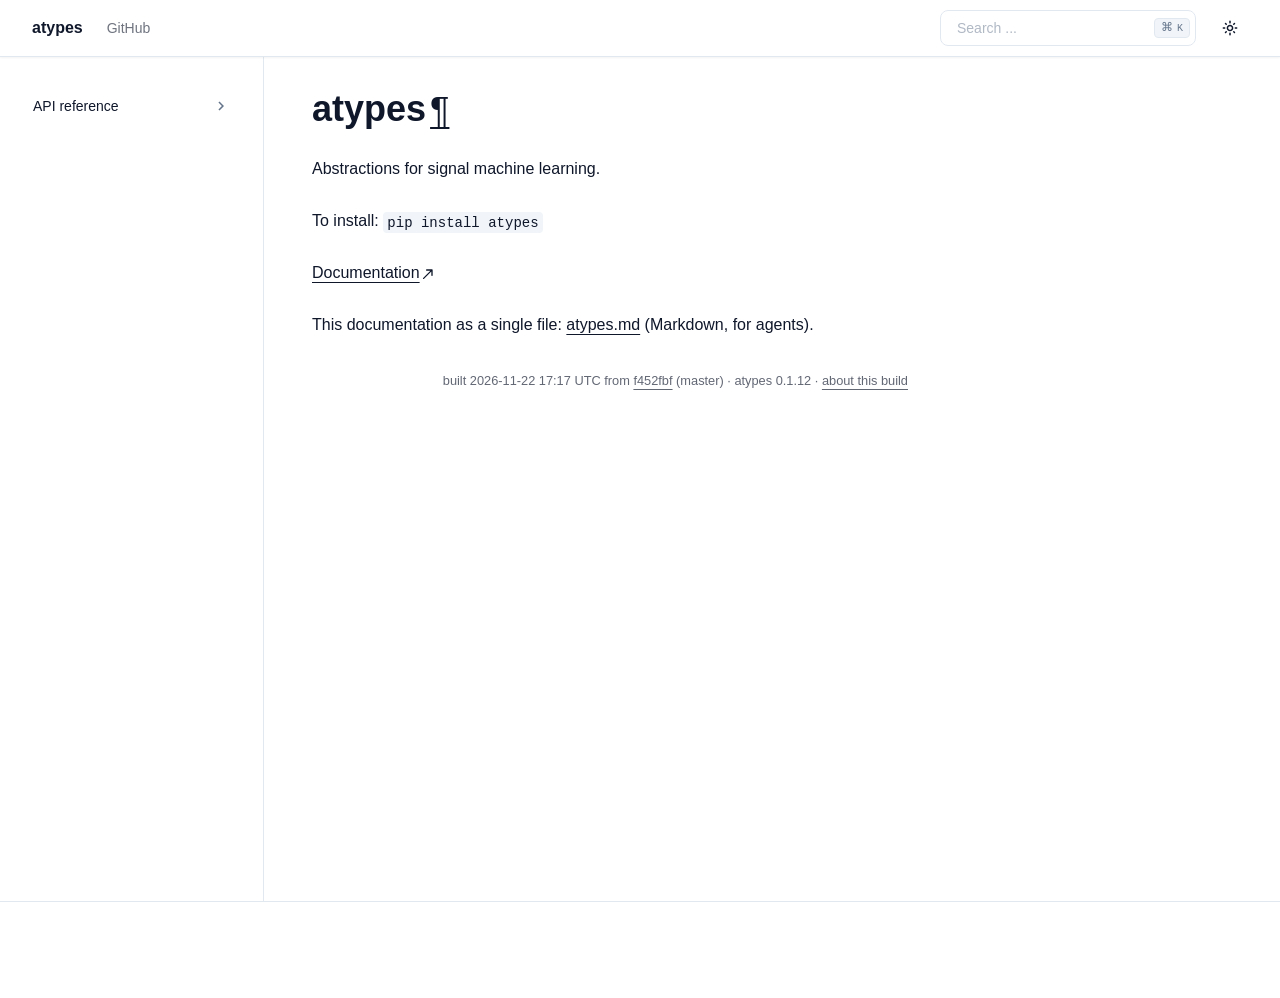
<file: index.html>
<!DOCTYPE html>

<html :class="{ 'dark' : darkMode === true }" data-content_root="./" lang="en" x-data="{ darkMode: $persist(window.matchMedia('(prefers-color-scheme: dark)').matches), activeSection: ''}">
<head>
<script>
    (function () {
      // Set initial color scheme
      if ((localStorage.getItem("_x_darkMode") === "true") || (window.matchMedia("(prefers-color-scheme: dark)").matches)) {
        document.documentElement.classList.add("dark");
      }

      // Watch for media preference changes
      window.matchMedia("(prefers-color-scheme: dark)").addEventListener("change", (event) => {
        localStorage.setItem("_x_darkMode", event.matches);
        document.documentElement.classList.toggle("dark", event.matches);
      });
    })();
  </script>
<meta content="width=device-width, initial-scale=1.0" name="viewport"/>
<meta charset="utf-8"/>
<meta content="#ffffff" media="(prefers-color-scheme: light)" name="theme-color"/>
<meta content="#030711" media="(prefers-color-scheme: dark)" name="theme-color"/>
<meta content="width=device-width, initial-scale=1" name="viewport"/>
<link href="index.html.md" rel="alternate" type="text/markdown"/>
<link href="llms.txt" rel="describedby" type="text/markdown"/>
<link href="index.html.md" rel="alternate" type="text/markdown"/>
<link href="llms.txt" rel="describedby"/>
<title>atypes</title>
<meta content="atypes" property="og:title"/>
<meta content="atypes" name="twitter:title"/>
<link href="_static/pygments.css?v=d75fae25" rel="stylesheet" type="text/css"/>
<link href="_static/theme.css?v=009055c6" rel="stylesheet" type="text/css"/>
<link href="_static/sphinx_autodoc_typehints.css?v=057ac668" rel="stylesheet" type="text/css"/>
<link href="_static/copybutton.css?v=76b2166b" rel="stylesheet" type="text/css"/>
<link href="_static/epythet.css?v=be0c018f" rel="stylesheet" type="text/css"/>
<link href="search.html" rel="search" title="Search"/>
<link href="genindex.html" rel="index" title="Index"/>
<link href="api.html" rel="next" title="API reference"/>
</head>
<body :class="{ 'overflow-hidden': showSidebar }" class="min-h-screen font-sans antialiased bg-background text-foreground" x-data="{ showSidebar: false, showScrollTop: false }">
<div @click.self="showSidebar = false" class="fixed inset-0 z-50 overflow-hidden bg-background/80 backdrop-blur-sm md:hidden" x-cloak="" x-show="showSidebar"></div><div class="relative flex flex-col min-h-screen" id="page"><a class="absolute top-0 left-0 z-[100] block bg-background p-4 text-xl transition -translate-x-full opacity-0 focus:translate-x-0 focus:opacity-100" href="#content">
      Skip to content
    </a><header class="sticky top-0 z-40 w-full border-b shadow-xs border-border bg-background/90 backdrop-blur"><div class="container flex items-center h-14">
<div class="hidden mr-4 md:flex">
<a class="flex items-center mr-6" href="#"><span class="hidden font-bold sm:inline-block text-clip whitespace-nowrap">atypes</span>
</a><nav class="flex items-center gap-6 text-sm font-medium">
<a class="transition-colors hover:text-foreground/80 text-foreground/60" href="https://github.com/i2mint/atypes" rel="noopener nofollow">GitHub</a>
</nav></div><button @click="showSidebar = true" class="inline-flex items-center justify-center h-10 px-0 py-2 mr-2 text-base font-medium transition-colors rounded-md hover:text-accent-foreground hover:bg-transparent md:hidden" type="button">
<svg aria-hidden="true" fill="currentColor" height="24" viewbox="0 96 960 960" width="24" xmlns="http://www.w3.org/2000/svg">
<path d="M152.587 825.087q-19.152 0-32.326-13.174t-13.174-32.326q0-19.152 13.174-32.326t32.326-13.174h440q19.152 0 32.326 13.174t13.174 32.326q0 19.152-13.174 32.326t-32.326 13.174h-440Zm0-203.587q-19.152 0-32.326-13.174T107.087 576q0-19.152 13.174-32.326t32.326-13.174h320q19.152 0 32.326 13.174T518.087 576q0 19.152-13.174 32.326T472.587 621.5h-320Zm0-203.587q-19.152 0-32.326-13.174t-13.174-32.326q0-19.152 13.174-32.326t32.326-13.174h440q19.152 0 32.326 13.174t13.174 32.326q0 19.152-13.174 32.326t-32.326 13.174h-440ZM708.913 576l112.174 112.174q12.674 12.674 12.674 31.826t-12.674 31.826Q808.413 764.5 789.261 764.5t-31.826-12.674l-144-144Q600 594.391 600 576t13.435-31.826l144-144q12.674-12.674 31.826-12.674t31.826 12.674q12.674 12.674 12.674 31.826t-12.674 31.826L708.913 576Z"></path>
</svg>
<span class="sr-only">Toggle navigation menu</span>
</button>
<div class="flex items-center justify-between flex-1 gap-2 sm:gap-4 md:justify-end">
<div class="flex-1 w-full md:w-auto md:flex-none"><form @keydown.k.window.meta="$refs.search.focus()" action="search.html" class="relative flex items-center group" id="searchbox" method="get">
<input aria-label="Search the docs" class="inline-flex items-center font-medium transition-colors bg-transparent focus-visible:outline-none focus-visible:ring-2 focus-visible:ring-ring focus-visible:ring-offset-2 ring-offset-background border border-input hover:bg-accent focus:bg-accent hover:text-accent-foreground focus:text-accent-foreground hover:placeholder-accent-foreground py-2 px-4 relative h-9 w-full justify-start rounded-[0.5rem] text-sm text-muted-foreground sm:pr-12 md:w-40 lg:w-64" id="search-input" name="q" placeholder="Search ..." type="search" x-ref="search"/>
<kbd class="pointer-events-none absolute right-1.5 top-2 hidden h-5 select-none text-muted-foreground items-center gap-1 rounded border border-border bg-muted px-1.5 font-mono text-[10px] font-medium opacity-100 sm:flex group-hover:bg-accent group-hover:text-accent-foreground">
<span class="text-xs">⌘</span>
    K
  </kbd>
</form>
</div>
<nav class="flex items-center gap-1">
<button @click="darkMode = !darkMode" class="relative inline-flex items-center justify-center px-0 text-sm font-medium transition-colors rounded-md hover:bg-accent hover:text-accent-foreground h-9 w-9" title="Toggle color scheme" type="button">
<svg class="absolute transition-all scale-100 rotate-0 dark:-rotate-90 dark:scale-0" fill="currentColor" height="16" viewbox="0 96 960 960" width="16" xmlns="http://www.w3.org/2000/svg">
<path d="M480 685q45.456 0 77.228-31.772Q589 621.456 589 576q0-45.456-31.772-77.228Q525.456 467 480 467q-45.456 0-77.228 31.772Q371 530.544 371 576q0 45.456 31.772 77.228Q434.544 685 480 685Zm0 91q-83 0-141.5-58.5T280 576q0-83 58.5-141.5T480 376q83 0 141.5 58.5T680 576q0 83-58.5 141.5T480 776ZM80 621.5q-19.152 0-32.326-13.174T34.5 576q0-19.152 13.174-32.326T80 530.5h80q19.152 0 32.326 13.174T205.5 576q0 19.152-13.174 32.326T160 621.5H80Zm720 0q-19.152 0-32.326-13.174T754.5 576q0-19.152 13.174-32.326T800 530.5h80q19.152 0 32.326 13.174T925.5 576q0 19.152-13.174 32.326T880 621.5h-80Zm-320-320q-19.152 0-32.326-13.174T434.5 256v-80q0-19.152 13.174-32.326T480 130.5q19.152 0 32.326 13.174T525.5 176v80q0 19.152-13.174 32.326T480 301.5Zm0 720q-19.152 0-32.326-13.17Q434.5 995.152 434.5 976v-80q0-19.152 13.174-32.326T480 850.5q19.152 0 32.326 13.174T525.5 896v80q0 19.152-13.174 32.33-13.174 13.17-32.326 13.17ZM222.174 382.065l-43-42Q165.5 327.391 166 308.239t13.174-33.065q13.435-13.674 32.587-13.674t32.065 13.674l42.239 43q12.674 13.435 12.555 31.706-.12 18.272-12.555 31.946-12.674 13.674-31.445 13.413-18.772-.261-32.446-13.174Zm494 494.761-42.239-43q-12.674-13.435-12.674-32.087t12.674-31.565Q686.609 756.5 705.38 757q18.772.5 32.446 13.174l43 41.761Q794.5 824.609 794 843.761t-13.174 33.065Q767.391 890.5 748.239 890.5t-32.065-13.674Zm-42-494.761Q660.5 369.391 661 350.62q.5-18.772 13.174-32.446l41.761-43Q728.609 261.5 747.761 262t33.065 13.174q13.674 13.435 13.674 32.587t-13.674 32.065l-43 42.239q-13.435 12.674-31.706 12.555-18.272-.12-31.946-12.555Zm-495 494.761Q165.5 863.391 165.5 844.239t13.674-32.065l43-42.239q13.435-12.674 32.087-12.674t31.565 12.674Q299.5 782.609 299 801.38q-.5 18.772-13.174 32.446l-41.761 43Q231.391 890.5 212.239 890t-33.065-13.174ZM480 576Z"></path>
</svg>
<svg class="absolute transition-all scale-0 rotate-90 dark:rotate-0 dark:scale-100" fill="currentColor" height="16" viewbox="0 96 960 960" width="16" xmlns="http://www.w3.org/2000/svg">
<path d="M480 936q-151 0-255.5-104.5T120 576q0-138 90-239.5T440 218q25-3 39 18t-1 44q-17 26-25.5 55t-8.5 61q0 90 63 153t153 63q31 0 61.5-9t54.5-25q21-14 43-1.5t19 39.5q-14 138-117.5 229T480 936Zm0-80q88 0 158-48.5T740 681q-20 5-40 8t-40 3q-123 0-209.5-86.5T364 396q0-20 3-40t8-40q-78 32-126.5 102T200 576q0 116 82 198t198 82Zm-10-270Z"></path>
</svg>
</button>
</nav>
</div>
</div>
</header>
<div class="flex-1"><div class="container md:grid md:grid-cols-[220px_minmax(0,1fr)] md:gap-6 lg:grid-cols-[240px_minmax(0,1fr)] lg:gap-10"><aside :aria-hidden="!showSidebar" :class="{ 'translate-x-0': showSidebar }" class="fixed inset-y-0 left-0 md:top-14 z-50 md:z-30 bg-background md:bg-transparent transition-all duration-100 -translate-x-full md:translate-x-0 ml-0 p-6 md:p-0 md:-ml-2 md:h-[calc(100vh-3.5rem)] w-5/6 md:w-full overflow-y-auto border-r border-border md:sticky" id="left-sidebar">
<a class="justify-start text-sm md:!hidden bg-background" href="#"><span class="font-bold text-clip whitespace-nowrap">atypes</span>
</a>
<div class="relative overflow-hidden md:overflow-auto my-4 md:my-0">
<div class="overflow-y-auto h-full w-full relative pr-6"><nav class="flex md:hidden flex-col font-medium mt-4">
<a href="https://github.com/i2mint/atypes" rel="nofollow noopener">GitHub</a>
</nav><nav class="table w-full min-w-full my-6 lg:my-8">
<ul>
<li class="toctree-l1" x-data="{ expanded: $el.classList.contains('current') ? true : false }"><a :class="{ 'expanded' : expanded }" @click="expanded = !expanded" class="reference internal expandable" href="api.html">API reference<button @click.prevent.stop="expanded = !expanded" type="button" x-cloak=""><span class="sr-only"></span><svg fill="currentColor" height="18px" stroke="none" viewbox="0 0 24 24" width="18px" xmlns="http://www.w3.org/2000/svg"><path d="M10 6L8.59 7.41 13.17 12l-4.58 4.59L10 18l6-6z"></path></svg></button></a><ul x-cloak="" x-show="expanded">
<li class="toctree-l2" x-data="{ expanded: $el.classList.contains('current') ? true : false }"><a :class="{ 'expanded' : expanded }" @click="expanded = !expanded" class="reference internal expandable" href="_autosummary/atypes.html">atypes<button @click.prevent.stop="expanded = !expanded" type="button" x-cloak=""><span class="sr-only"></span><svg fill="currentColor" height="18px" stroke="none" viewbox="0 0 24 24" width="18px" xmlns="http://www.w3.org/2000/svg"><path d="M10 6L8.59 7.41 13.17 12l-4.58 4.59L10 18l6-6z"></path></svg></button></a><ul x-cloak="" x-show="expanded">
<li class="toctree-l3"><a class="reference internal" href="_autosummary/atypes.compatible.html">atypes.compatible</a></li>
<li class="toctree-l3"><a class="reference internal" href="_autosummary/atypes.protocols.html">atypes.protocols</a></li>
<li class="toctree-l3"><a class="reference internal" href="_autosummary/atypes.typ.html">atypes.typ</a></li>
<li class="toctree-l3"><a class="reference internal" href="_autosummary/atypes.util.html">atypes.util</a></li>
</ul>
</li>
</ul>
</li>
</ul>
</nav>
</div>
</div>
<button @click="showSidebar = false" class="absolute md:hidden right-4 top-4 rounded-sm opacity-70 transition-opacity hover:opacity-100" type="button">
<svg class="h-4 w-4" fill="currentColor" height="24" stroke="none" viewbox="0 96 960 960" width="24" xmlns="http://www.w3.org/2000/svg">
<path d="M480 632 284 828q-11 11-28 11t-28-11q-11-11-11-28t11-28l196-196-196-196q-11-11-11-28t11-28q11-11 28-11t28 11l196 196 196-196q11-11 28-11t28 11q11 11 11 28t-11 28L536 576l196 196q11 11 11 28t-11 28q-11 11-28 11t-28-11L480 632Z"></path>
</svg>
</button>
</aside>
<main class="relative py-6 lg:gap-10 lg:py-8 xl:grid xl:grid-cols-[1fr_300px]">
<div class="w-full min-w-0 mx-auto">
<div id="content" role="main">

<section id="atypes">
<h1>atypes<a @click.prevent="window.navigator.clipboard.writeText($el.href); $el.setAttribute('data-tooltip', 'Copied!'); setTimeout(() =&gt; $el.setAttribute('data-tooltip', 'Copy link to this element'), 2000)" aria-label="Copy link to this element" class="headerlink" data-tooltip="Copy link to this element" href="#atypes">¶</a></h1>
<p>Abstractions for signal machine learning.</p>
<p>To install:	<code class="docutils literal notranslate"><span class="pre">pip</span> <span class="pre">install</span> <span class="pre">atypes</span></code></p>
<p><a class="reference external" href="https://i2mint.github.io/atypes/" rel="nofollow noopener">Documentation<svg fill="currentColor" height="1em" stroke="none" viewbox="0 96 960 960" width="1em" xmlns="http://www.w3.org/2000/svg"><path d="M188 868q-11-11-11-28t11-28l436-436H400q-17 0-28.5-11.5T360 336q0-17 11.5-28.5T400 296h320q17 0 28.5 11.5T760 336v320q0 17-11.5 28.5T720 696q-17 0-28.5-11.5T680 656V432L244 868q-11 11-28 11t-28-11Z"></path></svg></a></p>
<p class="epythet-aggregates">This documentation as a single file: <a href="atypes.md">atypes.md</a> (Markdown, for agents).</p>

</section>
<p class="epythet-provenance" style="font-size:.8em;opacity:.65;margin-top:2.5em;text-align:right">built 2026-11-22 17:17 UTC from <a href="https://github.com/i2mint/atypes/commit/f452fbfabf97785c3a40b8da109964fa4c7dc303">f452fbf</a> (master) · atypes 0.1.12 · <a href="about-this-build.html">about this build</a></p>
</div></div>
</main>
</div>
</div><footer class="py-6 border-t border-border md:py-0">
<div class="container flex flex-col items-center justify-between gap-4 md:h-24 md:flex-row">
<div class="flex flex-col items-center gap-4 px-8 md:flex-row md:gap-2 md:px-0">
<p class="text-sm leading-loose text-center text-muted-foreground md:text-left"></p>
</div>
</div>
</footer>
</div>
<script src="_static/documentation_options.js?v=297ad043"></script>
<script src="_static/doctools.js?v=fd6eb6e6"></script>
<script src="_static/sphinx_highlight.js?v=6ffebe34"></script>
<script src="_static/clipboard.min.js?v=a7894cd8"></script>
<script src="_static/copybutton.js?v=fd10adb8"></script>
<script defer="defer" src="_static/theme.js?v=49cc6205"></script>
</body>
</html>
</file>
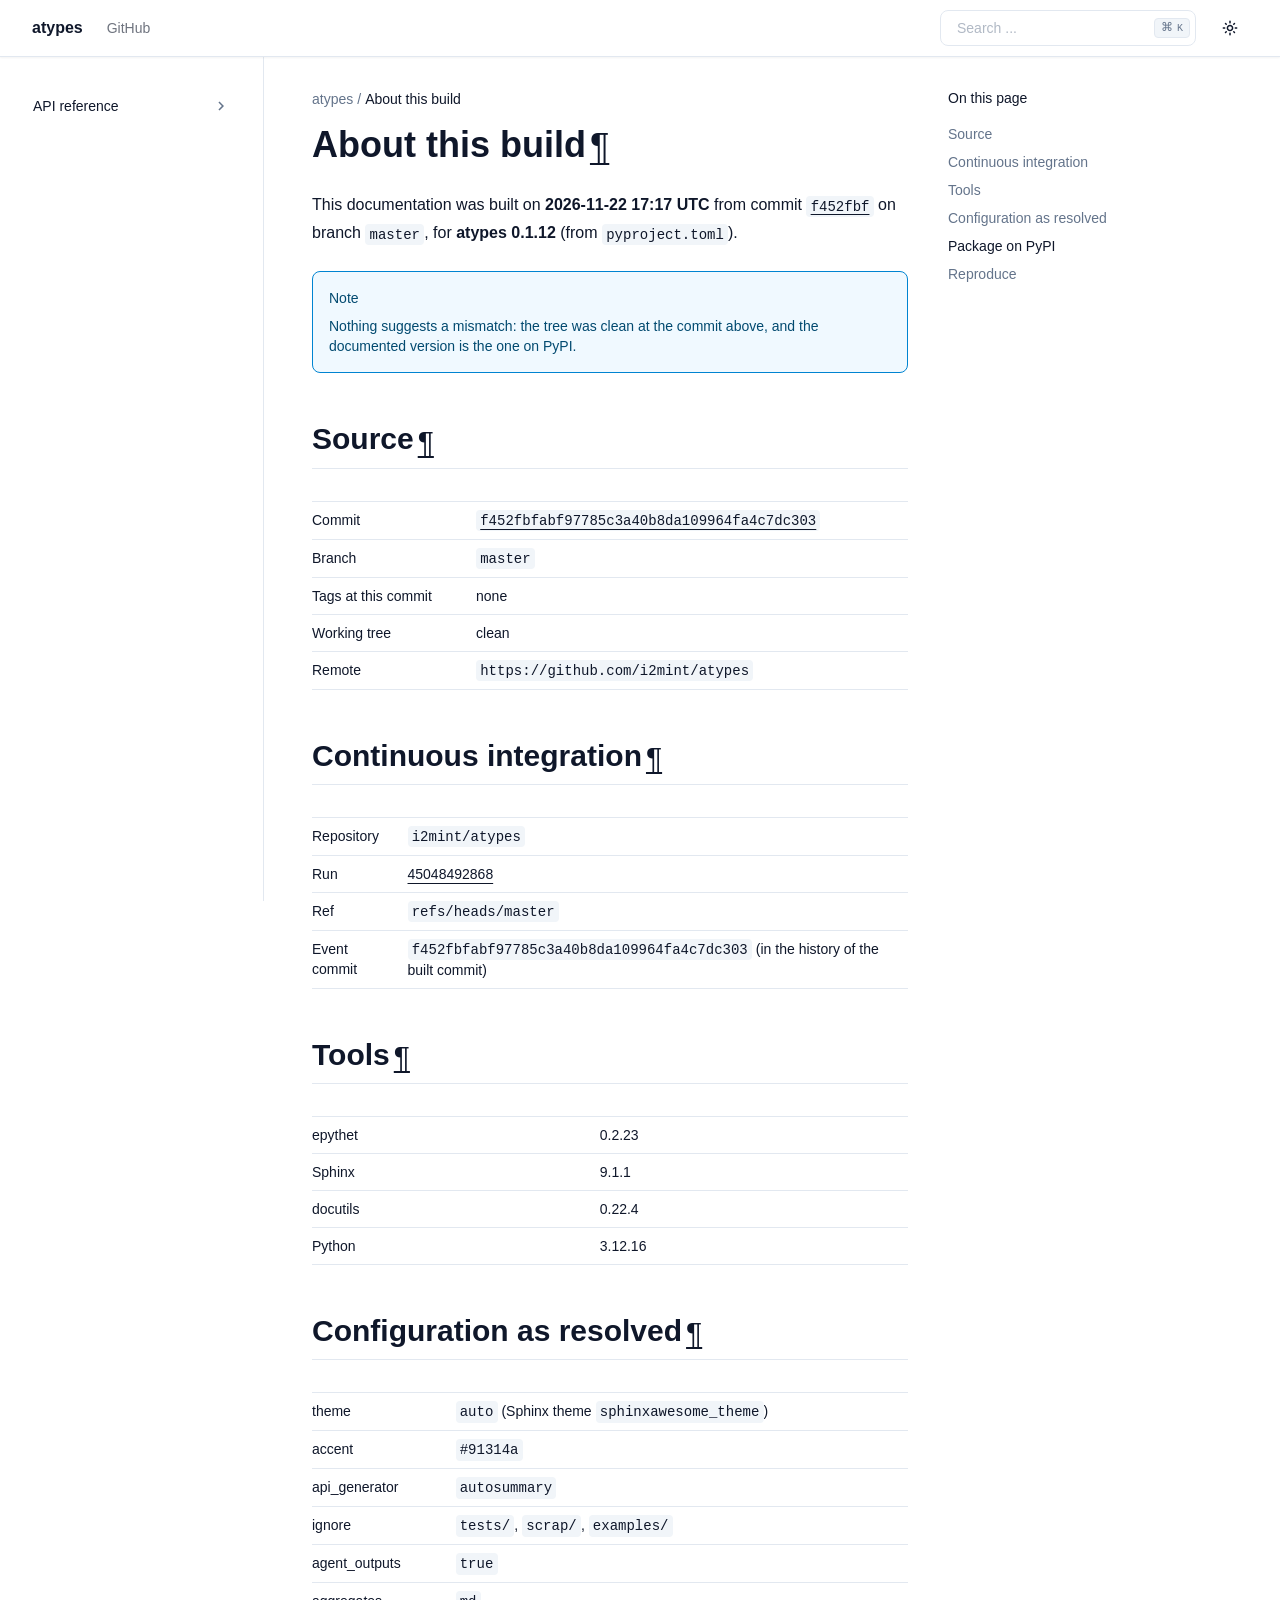
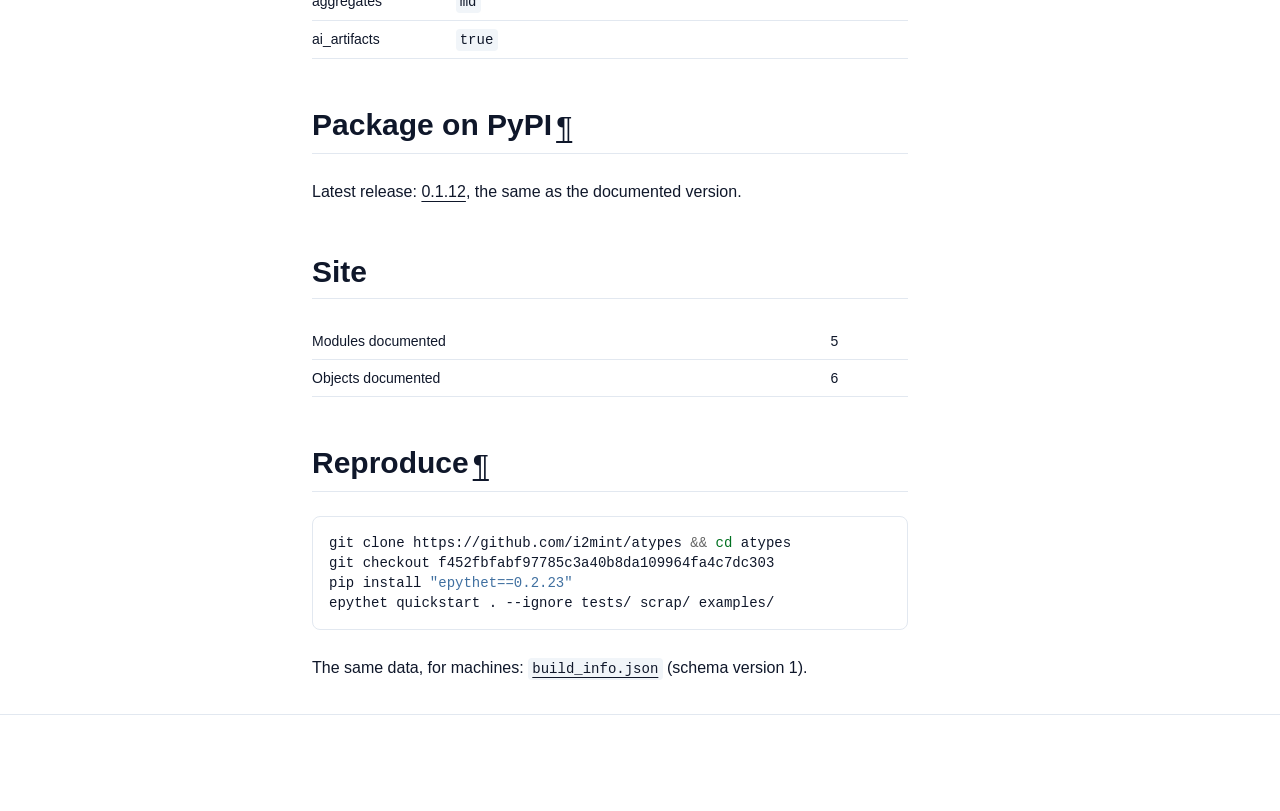
<file: about-this-build.html>
<!DOCTYPE html>

<html :class="{ 'dark' : darkMode === true }" data-content_root="./" lang="en" x-data="{ darkMode: $persist(window.matchMedia('(prefers-color-scheme: dark)').matches), activeSection: ''}">
<head>
<script>
    (function () {
      // Set initial color scheme
      if ((localStorage.getItem("_x_darkMode") === "true") || (window.matchMedia("(prefers-color-scheme: dark)").matches)) {
        document.documentElement.classList.add("dark");
      }

      // Watch for media preference changes
      window.matchMedia("(prefers-color-scheme: dark)").addEventListener("change", (event) => {
        localStorage.setItem("_x_darkMode", event.matches);
        document.documentElement.classList.toggle("dark", event.matches);
      });
    })();
  </script>
<meta content="width=device-width, initial-scale=1.0" name="viewport"/>
<meta charset="utf-8"/>
<meta content="#ffffff" media="(prefers-color-scheme: light)" name="theme-color"/>
<meta content="#030711" media="(prefers-color-scheme: dark)" name="theme-color"/>
<meta content="width=device-width, initial-scale=1" name="viewport"/>
<link href="about-this-build.html.md" rel="alternate" type="text/markdown"/>
<link href="llms.txt" rel="describedby" type="text/markdown"/>
<link href="about-this-build.html.md" rel="alternate" type="text/markdown"/>
<link href="llms.txt" rel="describedby"/>
<title>About this build | atypes</title>
<meta content="About this build | atypes" property="og:title"/>
<meta content="About this build | atypes" name="twitter:title"/>
<link href="_static/pygments.css?v=d75fae25" rel="stylesheet" type="text/css"/>
<link href="_static/theme.css?v=009055c6" rel="stylesheet" type="text/css"/>
<link href="_static/sphinx_autodoc_typehints.css?v=057ac668" rel="stylesheet" type="text/css"/>
<link href="_static/copybutton.css?v=76b2166b" rel="stylesheet" type="text/css"/>
<link href="_static/epythet.css?v=be0c018f" rel="stylesheet" type="text/css"/>
<link href="search.html" rel="search" title="Search"/>
<link href="genindex.html" rel="index" title="Index"/>
</head>
<body :class="{ 'overflow-hidden': showSidebar }" class="min-h-screen font-sans antialiased bg-background text-foreground" x-data="{ showSidebar: false, showScrollTop: false }">
<div @click.self="showSidebar = false" class="fixed inset-0 z-50 overflow-hidden bg-background/80 backdrop-blur-sm md:hidden" x-cloak="" x-show="showSidebar"></div><div class="relative flex flex-col min-h-screen" id="page"><a class="absolute top-0 left-0 z-[100] block bg-background p-4 text-xl transition -translate-x-full opacity-0 focus:translate-x-0 focus:opacity-100" href="#content">
      Skip to content
    </a><header class="sticky top-0 z-40 w-full border-b shadow-xs border-border bg-background/90 backdrop-blur"><div class="container flex items-center h-14">
<div class="hidden mr-4 md:flex">
<a class="flex items-center mr-6" href="index.html"><span class="hidden font-bold sm:inline-block text-clip whitespace-nowrap">atypes</span>
</a><nav class="flex items-center gap-6 text-sm font-medium">
<a class="transition-colors hover:text-foreground/80 text-foreground/60" href="https://github.com/i2mint/atypes" rel="noopener nofollow">GitHub</a>
</nav></div><button @click="showSidebar = true" class="inline-flex items-center justify-center h-10 px-0 py-2 mr-2 text-base font-medium transition-colors rounded-md hover:text-accent-foreground hover:bg-transparent md:hidden" type="button">
<svg aria-hidden="true" fill="currentColor" height="24" viewbox="0 96 960 960" width="24" xmlns="http://www.w3.org/2000/svg">
<path d="M152.587 825.087q-19.152 0-32.326-13.174t-13.174-32.326q0-19.152 13.174-32.326t32.326-13.174h440q19.152 0 32.326 13.174t13.174 32.326q0 19.152-13.174 32.326t-32.326 13.174h-440Zm0-203.587q-19.152 0-32.326-13.174T107.087 576q0-19.152 13.174-32.326t32.326-13.174h320q19.152 0 32.326 13.174T518.087 576q0 19.152-13.174 32.326T472.587 621.5h-320Zm0-203.587q-19.152 0-32.326-13.174t-13.174-32.326q0-19.152 13.174-32.326t32.326-13.174h440q19.152 0 32.326 13.174t13.174 32.326q0 19.152-13.174 32.326t-32.326 13.174h-440ZM708.913 576l112.174 112.174q12.674 12.674 12.674 31.826t-12.674 31.826Q808.413 764.5 789.261 764.5t-31.826-12.674l-144-144Q600 594.391 600 576t13.435-31.826l144-144q12.674-12.674 31.826-12.674t31.826 12.674q12.674 12.674 12.674 31.826t-12.674 31.826L708.913 576Z"></path>
</svg>
<span class="sr-only">Toggle navigation menu</span>
</button>
<div class="flex items-center justify-between flex-1 gap-2 sm:gap-4 md:justify-end">
<div class="flex-1 w-full md:w-auto md:flex-none"><form @keydown.k.window.meta="$refs.search.focus()" action="search.html" class="relative flex items-center group" id="searchbox" method="get">
<input aria-label="Search the docs" class="inline-flex items-center font-medium transition-colors bg-transparent focus-visible:outline-none focus-visible:ring-2 focus-visible:ring-ring focus-visible:ring-offset-2 ring-offset-background border border-input hover:bg-accent focus:bg-accent hover:text-accent-foreground focus:text-accent-foreground hover:placeholder-accent-foreground py-2 px-4 relative h-9 w-full justify-start rounded-[0.5rem] text-sm text-muted-foreground sm:pr-12 md:w-40 lg:w-64" id="search-input" name="q" placeholder="Search ..." type="search" x-ref="search"/>
<kbd class="pointer-events-none absolute right-1.5 top-2 hidden h-5 select-none text-muted-foreground items-center gap-1 rounded border border-border bg-muted px-1.5 font-mono text-[10px] font-medium opacity-100 sm:flex group-hover:bg-accent group-hover:text-accent-foreground">
<span class="text-xs">⌘</span>
    K
  </kbd>
</form>
</div>
<nav class="flex items-center gap-1">
<button @click="darkMode = !darkMode" class="relative inline-flex items-center justify-center px-0 text-sm font-medium transition-colors rounded-md hover:bg-accent hover:text-accent-foreground h-9 w-9" title="Toggle color scheme" type="button">
<svg class="absolute transition-all scale-100 rotate-0 dark:-rotate-90 dark:scale-0" fill="currentColor" height="16" viewbox="0 96 960 960" width="16" xmlns="http://www.w3.org/2000/svg">
<path d="M480 685q45.456 0 77.228-31.772Q589 621.456 589 576q0-45.456-31.772-77.228Q525.456 467 480 467q-45.456 0-77.228 31.772Q371 530.544 371 576q0 45.456 31.772 77.228Q434.544 685 480 685Zm0 91q-83 0-141.5-58.5T280 576q0-83 58.5-141.5T480 376q83 0 141.5 58.5T680 576q0 83-58.5 141.5T480 776ZM80 621.5q-19.152 0-32.326-13.174T34.5 576q0-19.152 13.174-32.326T80 530.5h80q19.152 0 32.326 13.174T205.5 576q0 19.152-13.174 32.326T160 621.5H80Zm720 0q-19.152 0-32.326-13.174T754.5 576q0-19.152 13.174-32.326T800 530.5h80q19.152 0 32.326 13.174T925.5 576q0 19.152-13.174 32.326T880 621.5h-80Zm-320-320q-19.152 0-32.326-13.174T434.5 256v-80q0-19.152 13.174-32.326T480 130.5q19.152 0 32.326 13.174T525.5 176v80q0 19.152-13.174 32.326T480 301.5Zm0 720q-19.152 0-32.326-13.17Q434.5 995.152 434.5 976v-80q0-19.152 13.174-32.326T480 850.5q19.152 0 32.326 13.174T525.5 896v80q0 19.152-13.174 32.33-13.174 13.17-32.326 13.17ZM222.174 382.065l-43-42Q165.5 327.391 166 308.239t13.174-33.065q13.435-13.674 32.587-13.674t32.065 13.674l42.239 43q12.674 13.435 12.555 31.706-.12 18.272-12.555 31.946-12.674 13.674-31.445 13.413-18.772-.261-32.446-13.174Zm494 494.761-42.239-43q-12.674-13.435-12.674-32.087t12.674-31.565Q686.609 756.5 705.38 757q18.772.5 32.446 13.174l43 41.761Q794.5 824.609 794 843.761t-13.174 33.065Q767.391 890.5 748.239 890.5t-32.065-13.674Zm-42-494.761Q660.5 369.391 661 350.62q.5-18.772 13.174-32.446l41.761-43Q728.609 261.5 747.761 262t33.065 13.174q13.674 13.435 13.674 32.587t-13.674 32.065l-43 42.239q-13.435 12.674-31.706 12.555-18.272-.12-31.946-12.555Zm-495 494.761Q165.5 863.391 165.5 844.239t13.674-32.065l43-42.239q13.435-12.674 32.087-12.674t31.565 12.674Q299.5 782.609 299 801.38q-.5 18.772-13.174 32.446l-41.761 43Q231.391 890.5 212.239 890t-33.065-13.174ZM480 576Z"></path>
</svg>
<svg class="absolute transition-all scale-0 rotate-90 dark:rotate-0 dark:scale-100" fill="currentColor" height="16" viewbox="0 96 960 960" width="16" xmlns="http://www.w3.org/2000/svg">
<path d="M480 936q-151 0-255.5-104.5T120 576q0-138 90-239.5T440 218q25-3 39 18t-1 44q-17 26-25.5 55t-8.5 61q0 90 63 153t153 63q31 0 61.5-9t54.5-25q21-14 43-1.5t19 39.5q-14 138-117.5 229T480 936Zm0-80q88 0 158-48.5T740 681q-20 5-40 8t-40 3q-123 0-209.5-86.5T364 396q0-20 3-40t8-40q-78 32-126.5 102T200 576q0 116 82 198t198 82Zm-10-270Z"></path>
</svg>
</button>
</nav>
</div>
</div>
</header>
<div class="flex-1"><div class="container md:grid md:grid-cols-[220px_minmax(0,1fr)] md:gap-6 lg:grid-cols-[240px_minmax(0,1fr)] lg:gap-10"><aside :aria-hidden="!showSidebar" :class="{ 'translate-x-0': showSidebar }" class="fixed inset-y-0 left-0 md:top-14 z-50 md:z-30 bg-background md:bg-transparent transition-all duration-100 -translate-x-full md:translate-x-0 ml-0 p-6 md:p-0 md:-ml-2 md:h-[calc(100vh-3.5rem)] w-5/6 md:w-full overflow-y-auto border-r border-border md:sticky" id="left-sidebar">
<a class="justify-start text-sm md:!hidden bg-background" href="index.html"><span class="font-bold text-clip whitespace-nowrap">atypes</span>
</a>
<div class="relative overflow-hidden md:overflow-auto my-4 md:my-0">
<div class="overflow-y-auto h-full w-full relative pr-6"><nav class="flex md:hidden flex-col font-medium mt-4">
<a href="https://github.com/i2mint/atypes" rel="nofollow noopener">GitHub</a>
</nav><nav class="table w-full min-w-full my-6 lg:my-8">
<ul>
<li class="toctree-l1" x-data="{ expanded: $el.classList.contains('current') ? true : false }"><a :class="{ 'expanded' : expanded }" @click="expanded = !expanded" class="reference internal expandable" href="api.html">API reference<button @click.prevent.stop="expanded = !expanded" type="button" x-cloak=""><span class="sr-only"></span><svg fill="currentColor" height="18px" stroke="none" viewbox="0 0 24 24" width="18px" xmlns="http://www.w3.org/2000/svg"><path d="M10 6L8.59 7.41 13.17 12l-4.58 4.59L10 18l6-6z"></path></svg></button></a><ul x-cloak="" x-show="expanded">
<li class="toctree-l2" x-data="{ expanded: $el.classList.contains('current') ? true : false }"><a :class="{ 'expanded' : expanded }" @click="expanded = !expanded" class="reference internal expandable" href="_autosummary/atypes.html">atypes<button @click.prevent.stop="expanded = !expanded" type="button" x-cloak=""><span class="sr-only"></span><svg fill="currentColor" height="18px" stroke="none" viewbox="0 0 24 24" width="18px" xmlns="http://www.w3.org/2000/svg"><path d="M10 6L8.59 7.41 13.17 12l-4.58 4.59L10 18l6-6z"></path></svg></button></a><ul x-cloak="" x-show="expanded">
<li class="toctree-l3"><a class="reference internal" href="_autosummary/atypes.compatible.html">atypes.compatible</a></li>
<li class="toctree-l3"><a class="reference internal" href="_autosummary/atypes.protocols.html">atypes.protocols</a></li>
<li class="toctree-l3"><a class="reference internal" href="_autosummary/atypes.typ.html">atypes.typ</a></li>
<li class="toctree-l3"><a class="reference internal" href="_autosummary/atypes.util.html">atypes.util</a></li>
</ul>
</li>
</ul>
</li>
</ul>
</nav>
</div>
</div>
<button @click="showSidebar = false" class="absolute md:hidden right-4 top-4 rounded-sm opacity-70 transition-opacity hover:opacity-100" type="button">
<svg class="h-4 w-4" fill="currentColor" height="24" stroke="none" viewbox="0 96 960 960" width="24" xmlns="http://www.w3.org/2000/svg">
<path d="M480 632 284 828q-11 11-28 11t-28-11q-11-11-11-28t11-28l196-196-196-196q-11-11-11-28t11-28q11-11 28-11t28 11l196 196 196-196q11-11 28-11t28 11q11 11 11 28t-11 28L536 576l196 196q11 11 11 28t-11 28q-11 11-28 11t-28-11L480 632Z"></path>
</svg>
</button>
</aside>
<main class="relative py-6 lg:gap-10 lg:py-8 xl:grid xl:grid-cols-[1fr_300px]">
<div class="w-full min-w-0 mx-auto">
<nav aria-label="breadcrumbs" class="flex items-center mb-4 space-x-1 text-sm text-muted-foreground">
<a class="overflow-hidden text-ellipsis whitespace-nowrap hover:text-foreground" href="index.html">
<span class="hidden md:inline">atypes</span>
<svg aria-label="Home" class="md:hidden" fill="currentColor" height="18" stroke="none" viewbox="0 96 960 960" width="18" xmlns="http://www.w3.org/2000/svg">
<path d="M240 856h120V616h240v240h120V496L480 316 240 496v360Zm-80 80V456l320-240 320 240v480H520V696h-80v240H160Zm320-350Z"></path>
</svg>
</a>
<div class="mr-1">/</div><span aria-current="page" class="font-medium text-foreground overflow-hidden text-ellipsis whitespace-nowrap">About this build</span>
</nav>
<div id="content" role="main">

<section id="about-this-build">
<h1>About this build<a @click.prevent="window.navigator.clipboard.writeText($el.href); $el.setAttribute('data-tooltip', 'Copied!'); setTimeout(() =&gt; $el.setAttribute('data-tooltip', 'Copy link to this element'), 2000)" aria-label="Copy link to this element" class="headerlink" data-tooltip="Copy link to this element" href="#about-this-build">¶</a></h1>
<p>This documentation was built on <strong>2026-11-22 17:17 UTC</strong> from commit <a href="https://github.com/i2mint/atypes/commit/f452fbfabf97785c3a40b8da109964fa4c7dc303"><code>f452fbf</code></a> on branch <code>master</code>, for <strong>atypes 0.1.12</strong> (from <code>pyproject.toml</code>).</p>
<div class="admonition note">
<p class="admonition-title">Note</p>
<p>Nothing suggests a mismatch: the tree was clean at the commit above, and the documented version is the one on PyPI.</p>
</div>
<section id="source">
<h2>Source<a @click.prevent="window.navigator.clipboard.writeText($el.href); $el.setAttribute('data-tooltip', 'Copied!'); setTimeout(() =&gt; $el.setAttribute('data-tooltip', 'Copy link to this element'), 2000)" aria-label="Copy link to this element" class="headerlink" data-tooltip="Copy link to this element" href="#source" x-intersect.margin.0%.0%.-70%.0%="activeSection = '#source'">¶</a></h2>
<table class="docutils align-default">
<thead>
<tr class="row-odd"><th class="head"><p></p></th>
<th class="head"><p></p></th>
</tr>
</thead>
<tbody>
<tr class="row-even"><td><p>Commit</p></td>
<td><p><a href="https://github.com/i2mint/atypes/commit/f452fbfabf97785c3a40b8da109964fa4c7dc303"><code>f452fbfabf97785c3a40b8da109964fa4c7dc303</code></a></p></td>
</tr>
<tr class="row-odd"><td><p>Branch</p></td>
<td><p><code>master</code></p></td>
</tr>
<tr class="row-even"><td><p>Tags at this commit</p></td>
<td><p>none</p></td>
</tr>
<tr class="row-odd"><td><p>Working tree</p></td>
<td><p>clean</p></td>
</tr>
<tr class="row-even"><td><p>Remote</p></td>
<td><p><code>https://github.com/i2mint/atypes</code></p></td>
</tr>
</tbody>
</table>
</section>
<section id="continuous-integration">
<h2>Continuous integration<a @click.prevent="window.navigator.clipboard.writeText($el.href); $el.setAttribute('data-tooltip', 'Copied!'); setTimeout(() =&gt; $el.setAttribute('data-tooltip', 'Copy link to this element'), 2000)" aria-label="Copy link to this element" class="headerlink" data-tooltip="Copy link to this element" href="#continuous-integration" x-intersect.margin.0%.0%.-70%.0%="activeSection = '#continuous-integration'">¶</a></h2>
<table class="docutils align-default">
<thead>
<tr class="row-odd"><th class="head"><p></p></th>
<th class="head"><p></p></th>
</tr>
</thead>
<tbody>
<tr class="row-even"><td><p>Repository</p></td>
<td><p><code>i2mint/atypes</code></p></td>
</tr>
<tr class="row-odd"><td><p>Run</p></td>
<td><p><a href="https://github.com/i2mint/atypes/actions/runs/45048492868">45048492868</a></p></td>
</tr>
<tr class="row-even"><td><p>Ref</p></td>
<td><p><code>refs/heads/master</code></p></td>
</tr>
<tr class="row-odd"><td><p>Event commit</p></td>
<td><p><code>f452fbfabf97785c3a40b8da109964fa4c7dc303</code> (in the history of the built commit)</p></td>
</tr>
</tbody>
</table>
</section>
<section id="tools">
<h2>Tools<a @click.prevent="window.navigator.clipboard.writeText($el.href); $el.setAttribute('data-tooltip', 'Copied!'); setTimeout(() =&gt; $el.setAttribute('data-tooltip', 'Copy link to this element'), 2000)" aria-label="Copy link to this element" class="headerlink" data-tooltip="Copy link to this element" href="#tools" x-intersect.margin.0%.0%.-70%.0%="activeSection = '#tools'">¶</a></h2>
<table class="docutils align-default">
<thead>
<tr class="row-odd"><th class="head"><p></p></th>
<th class="head"><p></p></th>
</tr>
</thead>
<tbody>
<tr class="row-even"><td><p>epythet</p></td>
<td><p>0.2.23</p></td>
</tr>
<tr class="row-odd"><td><p>Sphinx</p></td>
<td><p>9.1.1</p></td>
</tr>
<tr class="row-even"><td><p>docutils</p></td>
<td><p>0.22.4</p></td>
</tr>
<tr class="row-odd"><td><p>Python</p></td>
<td><p>3.12.16</p></td>
</tr>
</tbody>
</table>
</section>
<section id="configuration-as-resolved">
<h2>Configuration as resolved<a @click.prevent="window.navigator.clipboard.writeText($el.href); $el.setAttribute('data-tooltip', 'Copied!'); setTimeout(() =&gt; $el.setAttribute('data-tooltip', 'Copy link to this element'), 2000)" aria-label="Copy link to this element" class="headerlink" data-tooltip="Copy link to this element" href="#configuration-as-resolved" x-intersect.margin.0%.0%.-70%.0%="activeSection = '#configuration-as-resolved'">¶</a></h2>
<table class="docutils align-default">
<thead>
<tr class="row-odd"><th class="head"><p></p></th>
<th class="head"><p></p></th>
</tr>
</thead>
<tbody>
<tr class="row-even"><td><p>theme</p></td>
<td><p><code>auto</code> (Sphinx theme <code>sphinxawesome_theme</code>)</p></td>
</tr>
<tr class="row-odd"><td><p>accent</p></td>
<td><p><code>#91314a</code></p></td>
</tr>
<tr class="row-even"><td><p>api_generator</p></td>
<td><p><code>autosummary</code></p></td>
</tr>
<tr class="row-odd"><td><p>ignore</p></td>
<td><p><code>tests/</code>, <code>scrap/</code>, <code>examples/</code></p></td>
</tr>
<tr class="row-even"><td><p>agent_outputs</p></td>
<td><p><code>true</code></p></td>
</tr>
<tr class="row-odd"><td><p>aggregates</p></td>
<td><p><code>md</code></p></td>
</tr>
<tr class="row-even"><td><p>ai_artifacts</p></td>
<td><p><code>true</code></p></td>
</tr>
</tbody>
</table>
</section>
<section id="package-on-pypi">
<h2>Package on PyPI<a @click.prevent="window.navigator.clipboard.writeText($el.href); $el.setAttribute('data-tooltip', 'Copied!'); setTimeout(() =&gt; $el.setAttribute('data-tooltip', 'Copy link to this element'), 2000)" aria-label="Copy link to this element" class="headerlink" data-tooltip="Copy link to this element" href="#package-on-pypi" x-intersect.margin.0%.0%.-70%.0%="activeSection = '#package-on-pypi'">¶</a></h2>
<p>Latest release: <a href="https://pypi.org/project/atypes/0.1.12/">0.1.12</a>, the same as the documented version.</p>
</section>
<section id="site"><h2>Site</h2><table class="docutils align-default"><tbody><tr><td><p>Modules documented</p></td><td><p>5</p></td></tr><tr><td><p>Objects documented</p></td><td><p>6</p></td></tr></tbody></table></section>
<section id="reproduce">
<h2>Reproduce<a @click.prevent="window.navigator.clipboard.writeText($el.href); $el.setAttribute('data-tooltip', 'Copied!'); setTimeout(() =&gt; $el.setAttribute('data-tooltip', 'Copy link to this element'), 2000)" aria-label="Copy link to this element" class="headerlink" data-tooltip="Copy link to this element" href="#reproduce" x-intersect.margin.0%.0%.-70%.0%="activeSection = '#reproduce'">¶</a></h2>
<div class="highlight-bash notranslate"><div class="highlight"><pre><span></span><code><span id="line-1">git<span class="w"> </span>clone<span class="w"> </span>https://github.com/i2mint/atypes<span class="w"> </span><span class="o">&amp;&amp;</span><span class="w"> </span><span class="nb">cd</span><span class="w"> </span>atypes
</span><span id="line-2">git<span class="w"> </span>checkout<span class="w"> </span>f452fbfabf97785c3a40b8da109964fa4c7dc303
</span><span id="line-3">pip<span class="w"> </span>install<span class="w"> </span><span class="s2">"epythet==0.2.23"</span>
</span><span id="line-4">epythet<span class="w"> </span>quickstart<span class="w"> </span>.<span class="w"> </span>--ignore<span class="w"> </span>tests/<span class="w"> </span>scrap/<span class="w"> </span>examples/
</span></code></pre></div>
</div>
<p>The same data, for machines: <a href="build_info.json"><code>build_info.json</code></a> (schema version 1).</p>
</section>
</section>
</div></div><aside class="hidden text-sm xl:block" id="right-sidebar">
<div class="sticky top-16 -mt-10 max-h-[calc(100vh-5rem)] h-full overflow-y-auto pt-6 space-y-2"><p class="font-medium">On this page</p>
<ul>
<li><a :data-current="activeSection === '#source'" class="reference internal" href="#source">Source</a></li>
<li><a :data-current="activeSection === '#continuous-integration'" class="reference internal" href="#continuous-integration">Continuous integration</a></li>
<li><a :data-current="activeSection === '#tools'" class="reference internal" href="#tools">Tools</a></li>
<li><a :data-current="activeSection === '#configuration-as-resolved'" class="reference internal" href="#configuration-as-resolved">Configuration as resolved</a></li>
<li><a :data-current="activeSection === '#package-on-pypi'" class="reference internal" href="#package-on-pypi">Package on PyPI</a></li>
<li><a :data-current="activeSection === '#reproduce'" class="reference internal" href="#reproduce">Reproduce</a></li>
</ul>
</div>
</aside>
</main>
</div>
</div><footer class="py-6 border-t border-border md:py-0">
<div class="container flex flex-col items-center justify-between gap-4 md:h-24 md:flex-row">
<div class="flex flex-col items-center gap-4 px-8 md:flex-row md:gap-2 md:px-0">
<p class="text-sm leading-loose text-center text-muted-foreground md:text-left"></p>
</div>
</div>
</footer>
</div>
<script src="_static/documentation_options.js?v=297ad043"></script>
<script src="_static/doctools.js?v=fd6eb6e6"></script>
<script src="_static/sphinx_highlight.js?v=6ffebe34"></script>
<script src="_static/clipboard.min.js?v=a7894cd8"></script>
<script src="_static/copybutton.js?v=fd10adb8"></script>
<script defer="defer" src="_static/theme.js?v=49cc6205"></script>
</body>
</html>
</file>
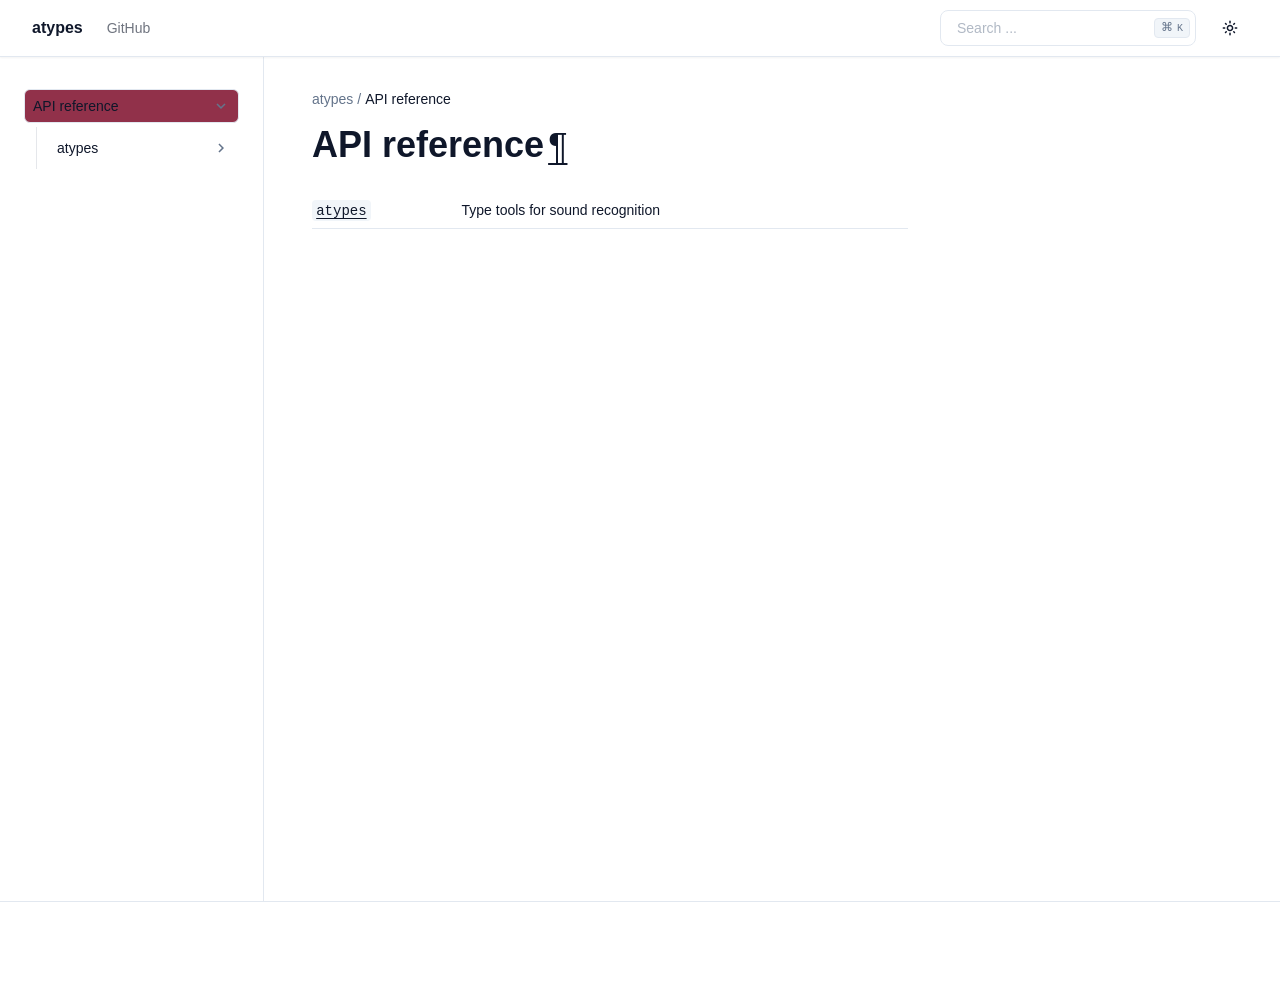
<file: api.html>
<!DOCTYPE html>

<html :class="{ 'dark' : darkMode === true }" data-content_root="./" lang="en" x-data="{ darkMode: $persist(window.matchMedia('(prefers-color-scheme: dark)').matches), activeSection: ''}">
<head>
<script>
    (function () {
      // Set initial color scheme
      if ((localStorage.getItem("_x_darkMode") === "true") || (window.matchMedia("(prefers-color-scheme: dark)").matches)) {
        document.documentElement.classList.add("dark");
      }

      // Watch for media preference changes
      window.matchMedia("(prefers-color-scheme: dark)").addEventListener("change", (event) => {
        localStorage.setItem("_x_darkMode", event.matches);
        document.documentElement.classList.toggle("dark", event.matches);
      });
    })();
  </script>
<meta content="width=device-width, initial-scale=1.0" name="viewport"/>
<meta charset="utf-8"/>
<meta content="#ffffff" media="(prefers-color-scheme: light)" name="theme-color"/>
<meta content="#030711" media="(prefers-color-scheme: dark)" name="theme-color"/>
<meta content="width=device-width, initial-scale=1" name="viewport"/>
<link href="api.html.md" rel="alternate" type="text/markdown"/>
<link href="llms.txt" rel="describedby" type="text/markdown"/>
<link href="api.html.md" rel="alternate" type="text/markdown"/>
<link href="llms.txt" rel="describedby"/>
<title>API reference | atypes</title>
<meta content="API reference | atypes" property="og:title"/>
<meta content="API reference | atypes" name="twitter:title"/>
<link href="_static/pygments.css?v=d75fae25" rel="stylesheet" type="text/css"/>
<link href="_static/theme.css?v=009055c6" rel="stylesheet" type="text/css"/>
<link href="_static/sphinx_autodoc_typehints.css?v=057ac668" rel="stylesheet" type="text/css"/>
<link href="_static/copybutton.css?v=76b2166b" rel="stylesheet" type="text/css"/>
<link href="_static/epythet.css?v=be0c018f" rel="stylesheet" type="text/css"/>
<link href="search.html" rel="search" title="Search"/>
<link href="genindex.html" rel="index" title="Index"/>
<link href="_autosummary/atypes.html" rel="next" title="atypes"/>
<link href="index.html" rel="prev" title="atypes"/>
</head>
<body :class="{ 'overflow-hidden': showSidebar }" class="min-h-screen font-sans antialiased bg-background text-foreground" x-data="{ showSidebar: false, showScrollTop: false }">
<div @click.self="showSidebar = false" class="fixed inset-0 z-50 overflow-hidden bg-background/80 backdrop-blur-sm md:hidden" x-cloak="" x-show="showSidebar"></div><div class="relative flex flex-col min-h-screen" id="page"><a class="absolute top-0 left-0 z-[100] block bg-background p-4 text-xl transition -translate-x-full opacity-0 focus:translate-x-0 focus:opacity-100" href="#content">
      Skip to content
    </a><header class="sticky top-0 z-40 w-full border-b shadow-xs border-border bg-background/90 backdrop-blur"><div class="container flex items-center h-14">
<div class="hidden mr-4 md:flex">
<a class="flex items-center mr-6" href="index.html"><span class="hidden font-bold sm:inline-block text-clip whitespace-nowrap">atypes</span>
</a><nav class="flex items-center gap-6 text-sm font-medium">
<a class="transition-colors hover:text-foreground/80 text-foreground/60" href="https://github.com/i2mint/atypes" rel="noopener nofollow">GitHub</a>
</nav></div><button @click="showSidebar = true" class="inline-flex items-center justify-center h-10 px-0 py-2 mr-2 text-base font-medium transition-colors rounded-md hover:text-accent-foreground hover:bg-transparent md:hidden" type="button">
<svg aria-hidden="true" fill="currentColor" height="24" viewbox="0 96 960 960" width="24" xmlns="http://www.w3.org/2000/svg">
<path d="M152.587 825.087q-19.152 0-32.326-13.174t-13.174-32.326q0-19.152 13.174-32.326t32.326-13.174h440q19.152 0 32.326 13.174t13.174 32.326q0 19.152-13.174 32.326t-32.326 13.174h-440Zm0-203.587q-19.152 0-32.326-13.174T107.087 576q0-19.152 13.174-32.326t32.326-13.174h320q19.152 0 32.326 13.174T518.087 576q0 19.152-13.174 32.326T472.587 621.5h-320Zm0-203.587q-19.152 0-32.326-13.174t-13.174-32.326q0-19.152 13.174-32.326t32.326-13.174h440q19.152 0 32.326 13.174t13.174 32.326q0 19.152-13.174 32.326t-32.326 13.174h-440ZM708.913 576l112.174 112.174q12.674 12.674 12.674 31.826t-12.674 31.826Q808.413 764.5 789.261 764.5t-31.826-12.674l-144-144Q600 594.391 600 576t13.435-31.826l144-144q12.674-12.674 31.826-12.674t31.826 12.674q12.674 12.674 12.674 31.826t-12.674 31.826L708.913 576Z"></path>
</svg>
<span class="sr-only">Toggle navigation menu</span>
</button>
<div class="flex items-center justify-between flex-1 gap-2 sm:gap-4 md:justify-end">
<div class="flex-1 w-full md:w-auto md:flex-none"><form @keydown.k.window.meta="$refs.search.focus()" action="search.html" class="relative flex items-center group" id="searchbox" method="get">
<input aria-label="Search the docs" class="inline-flex items-center font-medium transition-colors bg-transparent focus-visible:outline-none focus-visible:ring-2 focus-visible:ring-ring focus-visible:ring-offset-2 ring-offset-background border border-input hover:bg-accent focus:bg-accent hover:text-accent-foreground focus:text-accent-foreground hover:placeholder-accent-foreground py-2 px-4 relative h-9 w-full justify-start rounded-[0.5rem] text-sm text-muted-foreground sm:pr-12 md:w-40 lg:w-64" id="search-input" name="q" placeholder="Search ..." type="search" x-ref="search"/>
<kbd class="pointer-events-none absolute right-1.5 top-2 hidden h-5 select-none text-muted-foreground items-center gap-1 rounded border border-border bg-muted px-1.5 font-mono text-[10px] font-medium opacity-100 sm:flex group-hover:bg-accent group-hover:text-accent-foreground">
<span class="text-xs">⌘</span>
    K
  </kbd>
</form>
</div>
<nav class="flex items-center gap-1">
<button @click="darkMode = !darkMode" class="relative inline-flex items-center justify-center px-0 text-sm font-medium transition-colors rounded-md hover:bg-accent hover:text-accent-foreground h-9 w-9" title="Toggle color scheme" type="button">
<svg class="absolute transition-all scale-100 rotate-0 dark:-rotate-90 dark:scale-0" fill="currentColor" height="16" viewbox="0 96 960 960" width="16" xmlns="http://www.w3.org/2000/svg">
<path d="M480 685q45.456 0 77.228-31.772Q589 621.456 589 576q0-45.456-31.772-77.228Q525.456 467 480 467q-45.456 0-77.228 31.772Q371 530.544 371 576q0 45.456 31.772 77.228Q434.544 685 480 685Zm0 91q-83 0-141.5-58.5T280 576q0-83 58.5-141.5T480 376q83 0 141.5 58.5T680 576q0 83-58.5 141.5T480 776ZM80 621.5q-19.152 0-32.326-13.174T34.5 576q0-19.152 13.174-32.326T80 530.5h80q19.152 0 32.326 13.174T205.5 576q0 19.152-13.174 32.326T160 621.5H80Zm720 0q-19.152 0-32.326-13.174T754.5 576q0-19.152 13.174-32.326T800 530.5h80q19.152 0 32.326 13.174T925.5 576q0 19.152-13.174 32.326T880 621.5h-80Zm-320-320q-19.152 0-32.326-13.174T434.5 256v-80q0-19.152 13.174-32.326T480 130.5q19.152 0 32.326 13.174T525.5 176v80q0 19.152-13.174 32.326T480 301.5Zm0 720q-19.152 0-32.326-13.17Q434.5 995.152 434.5 976v-80q0-19.152 13.174-32.326T480 850.5q19.152 0 32.326 13.174T525.5 896v80q0 19.152-13.174 32.33-13.174 13.17-32.326 13.17ZM222.174 382.065l-43-42Q165.5 327.391 166 308.239t13.174-33.065q13.435-13.674 32.587-13.674t32.065 13.674l42.239 43q12.674 13.435 12.555 31.706-.12 18.272-12.555 31.946-12.674 13.674-31.445 13.413-18.772-.261-32.446-13.174Zm494 494.761-42.239-43q-12.674-13.435-12.674-32.087t12.674-31.565Q686.609 756.5 705.38 757q18.772.5 32.446 13.174l43 41.761Q794.5 824.609 794 843.761t-13.174 33.065Q767.391 890.5 748.239 890.5t-32.065-13.674Zm-42-494.761Q660.5 369.391 661 350.62q.5-18.772 13.174-32.446l41.761-43Q728.609 261.5 747.761 262t33.065 13.174q13.674 13.435 13.674 32.587t-13.674 32.065l-43 42.239q-13.435 12.674-31.706 12.555-18.272-.12-31.946-12.555Zm-495 494.761Q165.5 863.391 165.5 844.239t13.674-32.065l43-42.239q13.435-12.674 32.087-12.674t31.565 12.674Q299.5 782.609 299 801.38q-.5 18.772-13.174 32.446l-41.761 43Q231.391 890.5 212.239 890t-33.065-13.174ZM480 576Z"></path>
</svg>
<svg class="absolute transition-all scale-0 rotate-90 dark:rotate-0 dark:scale-100" fill="currentColor" height="16" viewbox="0 96 960 960" width="16" xmlns="http://www.w3.org/2000/svg">
<path d="M480 936q-151 0-255.5-104.5T120 576q0-138 90-239.5T440 218q25-3 39 18t-1 44q-17 26-25.5 55t-8.5 61q0 90 63 153t153 63q31 0 61.5-9t54.5-25q21-14 43-1.5t19 39.5q-14 138-117.5 229T480 936Zm0-80q88 0 158-48.5T740 681q-20 5-40 8t-40 3q-123 0-209.5-86.5T364 396q0-20 3-40t8-40q-78 32-126.5 102T200 576q0 116 82 198t198 82Zm-10-270Z"></path>
</svg>
</button>
</nav>
</div>
</div>
</header>
<div class="flex-1"><div class="container md:grid md:grid-cols-[220px_minmax(0,1fr)] md:gap-6 lg:grid-cols-[240px_minmax(0,1fr)] lg:gap-10"><aside :aria-hidden="!showSidebar" :class="{ 'translate-x-0': showSidebar }" class="fixed inset-y-0 left-0 md:top-14 z-50 md:z-30 bg-background md:bg-transparent transition-all duration-100 -translate-x-full md:translate-x-0 ml-0 p-6 md:p-0 md:-ml-2 md:h-[calc(100vh-3.5rem)] w-5/6 md:w-full overflow-y-auto border-r border-border md:sticky" id="left-sidebar">
<a class="justify-start text-sm md:!hidden bg-background" href="index.html"><span class="font-bold text-clip whitespace-nowrap">atypes</span>
</a>
<div class="relative overflow-hidden md:overflow-auto my-4 md:my-0">
<div class="overflow-y-auto h-full w-full relative pr-6"><nav class="flex md:hidden flex-col font-medium mt-4">
<a href="https://github.com/i2mint/atypes" rel="nofollow noopener">GitHub</a>
</nav><nav class="table w-full min-w-full my-6 lg:my-8">
<ul class="current">
<li class="toctree-l1 current" x-data="{ expanded: $el.classList.contains('current') ? true : false }"><a :class="{ 'expanded' : expanded }" @click="expanded = !expanded" class="current reference internal expandable" href="#">API reference<button @click.prevent.stop="expanded = !expanded" type="button" x-cloak=""><span class="sr-only"></span><svg fill="currentColor" height="18px" stroke="none" viewbox="0 0 24 24" width="18px" xmlns="http://www.w3.org/2000/svg"><path d="M10 6L8.59 7.41 13.17 12l-4.58 4.59L10 18l6-6z"></path></svg></button></a><ul x-cloak="" x-show="expanded">
<li class="toctree-l2" x-data="{ expanded: $el.classList.contains('current') ? true : false }"><a :class="{ 'expanded' : expanded }" @click="expanded = !expanded" class="reference internal expandable" href="_autosummary/atypes.html">atypes<button @click.prevent.stop="expanded = !expanded" type="button" x-cloak=""><span class="sr-only"></span><svg fill="currentColor" height="18px" stroke="none" viewbox="0 0 24 24" width="18px" xmlns="http://www.w3.org/2000/svg"><path d="M10 6L8.59 7.41 13.17 12l-4.58 4.59L10 18l6-6z"></path></svg></button></a><ul x-cloak="" x-show="expanded">
<li class="toctree-l3"><a class="reference internal" href="_autosummary/atypes.compatible.html">atypes.compatible</a></li>
<li class="toctree-l3"><a class="reference internal" href="_autosummary/atypes.protocols.html">atypes.protocols</a></li>
<li class="toctree-l3"><a class="reference internal" href="_autosummary/atypes.typ.html">atypes.typ</a></li>
<li class="toctree-l3"><a class="reference internal" href="_autosummary/atypes.util.html">atypes.util</a></li>
</ul>
</li>
</ul>
</li>
</ul>
</nav>
</div>
</div>
<button @click="showSidebar = false" class="absolute md:hidden right-4 top-4 rounded-sm opacity-70 transition-opacity hover:opacity-100" type="button">
<svg class="h-4 w-4" fill="currentColor" height="24" stroke="none" viewbox="0 96 960 960" width="24" xmlns="http://www.w3.org/2000/svg">
<path d="M480 632 284 828q-11 11-28 11t-28-11q-11-11-11-28t11-28l196-196-196-196q-11-11-11-28t11-28q11-11 28-11t28 11l196 196 196-196q11-11 28-11t28 11q11 11 11 28t-11 28L536 576l196 196q11 11 11 28t-11 28q-11 11-28 11t-28-11L480 632Z"></path>
</svg>
</button>
</aside>
<main class="relative py-6 lg:gap-10 lg:py-8 xl:grid xl:grid-cols-[1fr_300px]">
<div class="w-full min-w-0 mx-auto">
<nav aria-label="breadcrumbs" class="flex items-center mb-4 space-x-1 text-sm text-muted-foreground">
<a class="overflow-hidden text-ellipsis whitespace-nowrap hover:text-foreground" href="index.html">
<span class="hidden md:inline">atypes</span>
<svg aria-label="Home" class="md:hidden" fill="currentColor" height="18" stroke="none" viewbox="0 96 960 960" width="18" xmlns="http://www.w3.org/2000/svg">
<path d="M240 856h120V616h240v240h120V496L480 316 240 496v360Zm-80 80V456l320-240 320 240v480H520V696h-80v240H160Zm320-350Z"></path>
</svg>
</a>
<div class="mr-1">/</div><span aria-current="page" class="font-medium text-foreground overflow-hidden text-ellipsis whitespace-nowrap">API reference</span>
</nav>
<div id="content" role="main">
<section id="api-reference">
<h1>API reference<a @click.prevent="window.navigator.clipboard.writeText($el.href); $el.setAttribute('data-tooltip', 'Copied!'); setTimeout(() =&gt; $el.setAttribute('data-tooltip', 'Copy link to this element'), 2000)" aria-label="Copy link to this element" class="headerlink" data-tooltip="Copy link to this element" href="#api-reference">¶</a></h1>
<table class="autosummary longtable docutils align-default">
<tbody>
<tr class="row-odd"><td><p><a class="reference internal" href="_autosummary/atypes.html#module-atypes" title="atypes"><code class="xref py py-obj docutils literal notranslate"><span class="pre">atypes</span></code></a></p></td>
<td><p>Type tools for sound recognition</p></td>
</tr>
</tbody>
</table>
</section>
</div></div>
</main>
</div>
</div><footer class="py-6 border-t border-border md:py-0">
<div class="container flex flex-col items-center justify-between gap-4 md:h-24 md:flex-row">
<div class="flex flex-col items-center gap-4 px-8 md:flex-row md:gap-2 md:px-0">
<p class="text-sm leading-loose text-center text-muted-foreground md:text-left"></p>
</div>
</div>
</footer>
</div>
<script src="_static/documentation_options.js?v=297ad043"></script>
<script src="_static/doctools.js?v=fd6eb6e6"></script>
<script src="_static/sphinx_highlight.js?v=6ffebe34"></script>
<script src="_static/clipboard.min.js?v=a7894cd8"></script>
<script src="_static/copybutton.js?v=fd10adb8"></script>
<script defer="defer" src="_static/theme.js?v=49cc6205"></script>
</body>
</html>
</file>
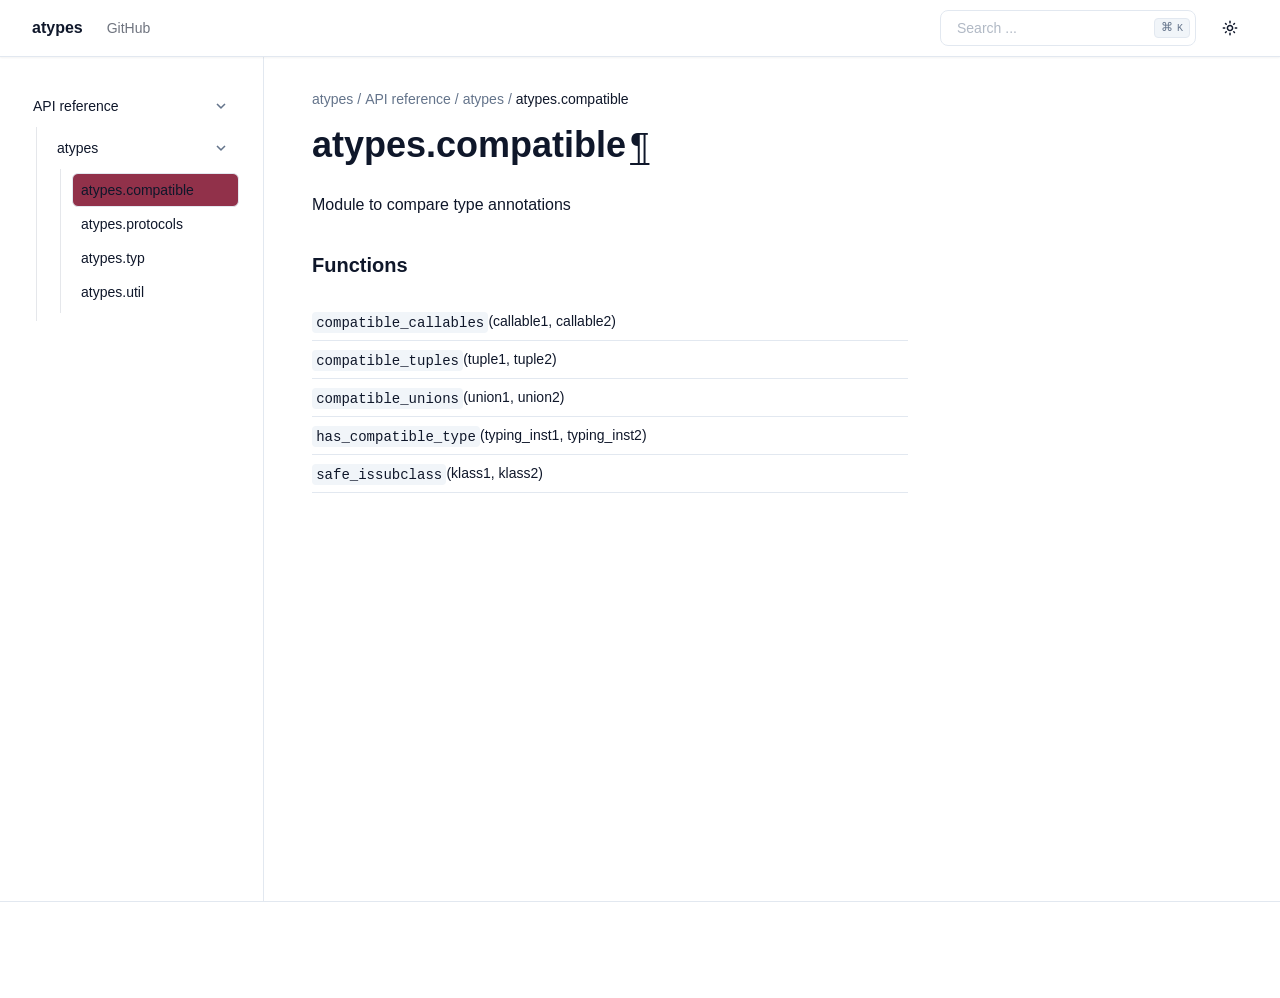
<file: _autosummary/atypes.compatible.html>
<!DOCTYPE html>

<html :class="{ 'dark' : darkMode === true }" data-content_root="../" lang="en" x-data="{ darkMode: $persist(window.matchMedia('(prefers-color-scheme: dark)').matches), activeSection: ''}">
<head>
<script>
    (function () {
      // Set initial color scheme
      if ((localStorage.getItem("_x_darkMode") === "true") || (window.matchMedia("(prefers-color-scheme: dark)").matches)) {
        document.documentElement.classList.add("dark");
      }

      // Watch for media preference changes
      window.matchMedia("(prefers-color-scheme: dark)").addEventListener("change", (event) => {
        localStorage.setItem("_x_darkMode", event.matches);
        document.documentElement.classList.toggle("dark", event.matches);
      });
    })();
  </script>
<meta content="width=device-width, initial-scale=1.0" name="viewport"/>
<meta charset="utf-8"/>
<meta content="#ffffff" media="(prefers-color-scheme: light)" name="theme-color"/>
<meta content="#030711" media="(prefers-color-scheme: dark)" name="theme-color"/>
<meta content="width=device-width, initial-scale=1" name="viewport"/>
<link href="atypes.compatible.html.md" rel="alternate" type="text/markdown"/>
<link href="../llms.txt" rel="describedby" type="text/markdown"/>
<link href="atypes.compatible.html.md" rel="alternate" type="text/markdown"/>
<link href="llms.txt" rel="describedby"/>
<title>atypes.compatible | atypes</title>
<meta content="atypes.compatible | atypes" property="og:title"/>
<meta content="atypes.compatible | atypes" name="twitter:title"/>
<link href="../_static/pygments.css?v=d75fae25" rel="stylesheet" type="text/css"/>
<link href="../_static/theme.css?v=009055c6" rel="stylesheet" type="text/css"/>
<link href="../_static/sphinx_autodoc_typehints.css?v=057ac668" rel="stylesheet" type="text/css"/>
<link href="../_static/copybutton.css?v=76b2166b" rel="stylesheet" type="text/css"/>
<link href="../_static/epythet.css?v=be0c018f" rel="stylesheet" type="text/css"/>
<link href="../search.html" rel="search" title="Search"/>
<link href="../genindex.html" rel="index" title="Index"/>
<link href="atypes.protocols.html" rel="next" title="atypes.protocols"/>
<link href="atypes.html" rel="prev" title="atypes"/>
</head>
<body :class="{ 'overflow-hidden': showSidebar }" class="min-h-screen font-sans antialiased bg-background text-foreground" x-data="{ showSidebar: false, showScrollTop: false }">
<div @click.self="showSidebar = false" class="fixed inset-0 z-50 overflow-hidden bg-background/80 backdrop-blur-sm md:hidden" x-cloak="" x-show="showSidebar"></div><div class="relative flex flex-col min-h-screen" id="page"><a class="absolute top-0 left-0 z-[100] block bg-background p-4 text-xl transition -translate-x-full opacity-0 focus:translate-x-0 focus:opacity-100" href="#content">
      Skip to content
    </a><header class="sticky top-0 z-40 w-full border-b shadow-xs border-border bg-background/90 backdrop-blur"><div class="container flex items-center h-14">
<div class="hidden mr-4 md:flex">
<a class="flex items-center mr-6" href="../index.html"><span class="hidden font-bold sm:inline-block text-clip whitespace-nowrap">atypes</span>
</a><nav class="flex items-center gap-6 text-sm font-medium">
<a class="transition-colors hover:text-foreground/80 text-foreground/60" href="https://github.com/i2mint/atypes" rel="noopener nofollow">GitHub</a>
</nav></div><button @click="showSidebar = true" class="inline-flex items-center justify-center h-10 px-0 py-2 mr-2 text-base font-medium transition-colors rounded-md hover:text-accent-foreground hover:bg-transparent md:hidden" type="button">
<svg aria-hidden="true" fill="currentColor" height="24" viewbox="0 96 960 960" width="24" xmlns="http://www.w3.org/2000/svg">
<path d="M152.587 825.087q-19.152 0-32.326-13.174t-13.174-32.326q0-19.152 13.174-32.326t32.326-13.174h440q19.152 0 32.326 13.174t13.174 32.326q0 19.152-13.174 32.326t-32.326 13.174h-440Zm0-203.587q-19.152 0-32.326-13.174T107.087 576q0-19.152 13.174-32.326t32.326-13.174h320q19.152 0 32.326 13.174T518.087 576q0 19.152-13.174 32.326T472.587 621.5h-320Zm0-203.587q-19.152 0-32.326-13.174t-13.174-32.326q0-19.152 13.174-32.326t32.326-13.174h440q19.152 0 32.326 13.174t13.174 32.326q0 19.152-13.174 32.326t-32.326 13.174h-440ZM708.913 576l112.174 112.174q12.674 12.674 12.674 31.826t-12.674 31.826Q808.413 764.5 789.261 764.5t-31.826-12.674l-144-144Q600 594.391 600 576t13.435-31.826l144-144q12.674-12.674 31.826-12.674t31.826 12.674q12.674 12.674 12.674 31.826t-12.674 31.826L708.913 576Z"></path>
</svg>
<span class="sr-only">Toggle navigation menu</span>
</button>
<div class="flex items-center justify-between flex-1 gap-2 sm:gap-4 md:justify-end">
<div class="flex-1 w-full md:w-auto md:flex-none"><form @keydown.k.window.meta="$refs.search.focus()" action="../search.html" class="relative flex items-center group" id="searchbox" method="get">
<input aria-label="Search the docs" class="inline-flex items-center font-medium transition-colors bg-transparent focus-visible:outline-none focus-visible:ring-2 focus-visible:ring-ring focus-visible:ring-offset-2 ring-offset-background border border-input hover:bg-accent focus:bg-accent hover:text-accent-foreground focus:text-accent-foreground hover:placeholder-accent-foreground py-2 px-4 relative h-9 w-full justify-start rounded-[0.5rem] text-sm text-muted-foreground sm:pr-12 md:w-40 lg:w-64" id="search-input" name="q" placeholder="Search ..." type="search" x-ref="search"/>
<kbd class="pointer-events-none absolute right-1.5 top-2 hidden h-5 select-none text-muted-foreground items-center gap-1 rounded border border-border bg-muted px-1.5 font-mono text-[10px] font-medium opacity-100 sm:flex group-hover:bg-accent group-hover:text-accent-foreground">
<span class="text-xs">⌘</span>
    K
  </kbd>
</form>
</div>
<nav class="flex items-center gap-1">
<button @click="darkMode = !darkMode" class="relative inline-flex items-center justify-center px-0 text-sm font-medium transition-colors rounded-md hover:bg-accent hover:text-accent-foreground h-9 w-9" title="Toggle color scheme" type="button">
<svg class="absolute transition-all scale-100 rotate-0 dark:-rotate-90 dark:scale-0" fill="currentColor" height="16" viewbox="0 96 960 960" width="16" xmlns="http://www.w3.org/2000/svg">
<path d="M480 685q45.456 0 77.228-31.772Q589 621.456 589 576q0-45.456-31.772-77.228Q525.456 467 480 467q-45.456 0-77.228 31.772Q371 530.544 371 576q0 45.456 31.772 77.228Q434.544 685 480 685Zm0 91q-83 0-141.5-58.5T280 576q0-83 58.5-141.5T480 376q83 0 141.5 58.5T680 576q0 83-58.5 141.5T480 776ZM80 621.5q-19.152 0-32.326-13.174T34.5 576q0-19.152 13.174-32.326T80 530.5h80q19.152 0 32.326 13.174T205.5 576q0 19.152-13.174 32.326T160 621.5H80Zm720 0q-19.152 0-32.326-13.174T754.5 576q0-19.152 13.174-32.326T800 530.5h80q19.152 0 32.326 13.174T925.5 576q0 19.152-13.174 32.326T880 621.5h-80Zm-320-320q-19.152 0-32.326-13.174T434.5 256v-80q0-19.152 13.174-32.326T480 130.5q19.152 0 32.326 13.174T525.5 176v80q0 19.152-13.174 32.326T480 301.5Zm0 720q-19.152 0-32.326-13.17Q434.5 995.152 434.5 976v-80q0-19.152 13.174-32.326T480 850.5q19.152 0 32.326 13.174T525.5 896v80q0 19.152-13.174 32.33-13.174 13.17-32.326 13.17ZM222.174 382.065l-43-42Q165.5 327.391 166 308.239t13.174-33.065q13.435-13.674 32.587-13.674t32.065 13.674l42.239 43q12.674 13.435 12.555 31.706-.12 18.272-12.555 31.946-12.674 13.674-31.445 13.413-18.772-.261-32.446-13.174Zm494 494.761-42.239-43q-12.674-13.435-12.674-32.087t12.674-31.565Q686.609 756.5 705.38 757q18.772.5 32.446 13.174l43 41.761Q794.5 824.609 794 843.761t-13.174 33.065Q767.391 890.5 748.239 890.5t-32.065-13.674Zm-42-494.761Q660.5 369.391 661 350.62q.5-18.772 13.174-32.446l41.761-43Q728.609 261.5 747.761 262t33.065 13.174q13.674 13.435 13.674 32.587t-13.674 32.065l-43 42.239q-13.435 12.674-31.706 12.555-18.272-.12-31.946-12.555Zm-495 494.761Q165.5 863.391 165.5 844.239t13.674-32.065l43-42.239q13.435-12.674 32.087-12.674t31.565 12.674Q299.5 782.609 299 801.38q-.5 18.772-13.174 32.446l-41.761 43Q231.391 890.5 212.239 890t-33.065-13.174ZM480 576Z"></path>
</svg>
<svg class="absolute transition-all scale-0 rotate-90 dark:rotate-0 dark:scale-100" fill="currentColor" height="16" viewbox="0 96 960 960" width="16" xmlns="http://www.w3.org/2000/svg">
<path d="M480 936q-151 0-255.5-104.5T120 576q0-138 90-239.5T440 218q25-3 39 18t-1 44q-17 26-25.5 55t-8.5 61q0 90 63 153t153 63q31 0 61.5-9t54.5-25q21-14 43-1.5t19 39.5q-14 138-117.5 229T480 936Zm0-80q88 0 158-48.5T740 681q-20 5-40 8t-40 3q-123 0-209.5-86.5T364 396q0-20 3-40t8-40q-78 32-126.5 102T200 576q0 116 82 198t198 82Zm-10-270Z"></path>
</svg>
</button>
</nav>
</div>
</div>
</header>
<div class="flex-1"><div class="container md:grid md:grid-cols-[220px_minmax(0,1fr)] md:gap-6 lg:grid-cols-[240px_minmax(0,1fr)] lg:gap-10"><aside :aria-hidden="!showSidebar" :class="{ 'translate-x-0': showSidebar }" class="fixed inset-y-0 left-0 md:top-14 z-50 md:z-30 bg-background md:bg-transparent transition-all duration-100 -translate-x-full md:translate-x-0 ml-0 p-6 md:p-0 md:-ml-2 md:h-[calc(100vh-3.5rem)] w-5/6 md:w-full overflow-y-auto border-r border-border md:sticky" id="left-sidebar">
<a class="justify-start text-sm md:!hidden bg-background" href="../index.html"><span class="font-bold text-clip whitespace-nowrap">atypes</span>
</a>
<div class="relative overflow-hidden md:overflow-auto my-4 md:my-0">
<div class="overflow-y-auto h-full w-full relative pr-6"><nav class="flex md:hidden flex-col font-medium mt-4">
<a href="https://github.com/i2mint/atypes" rel="nofollow noopener">GitHub</a>
</nav><nav class="table w-full min-w-full my-6 lg:my-8">
<ul class="current">
<li class="toctree-l1 current" x-data="{ expanded: $el.classList.contains('current') ? true : false }"><a :class="{ 'expanded' : expanded }" @click="expanded = !expanded" class="reference internal expandable" href="../api.html">API reference<button @click.prevent.stop="expanded = !expanded" type="button" x-cloak=""><span class="sr-only"></span><svg fill="currentColor" height="18px" stroke="none" viewbox="0 0 24 24" width="18px" xmlns="http://www.w3.org/2000/svg"><path d="M10 6L8.59 7.41 13.17 12l-4.58 4.59L10 18l6-6z"></path></svg></button></a><ul class="current" x-show="expanded">
<li class="toctree-l2 current" x-data="{ expanded: $el.classList.contains('current') ? true : false }"><a :class="{ 'expanded' : expanded }" @click="expanded = !expanded" class="reference internal expandable" href="atypes.html">atypes<button @click.prevent.stop="expanded = !expanded" type="button" x-cloak=""><span class="sr-only"></span><svg fill="currentColor" height="18px" stroke="none" viewbox="0 0 24 24" width="18px" xmlns="http://www.w3.org/2000/svg"><path d="M10 6L8.59 7.41 13.17 12l-4.58 4.59L10 18l6-6z"></path></svg></button></a><ul class="current" x-show="expanded">
<li class="toctree-l3 current"><a class="current reference internal" href="#">atypes.compatible</a></li>
<li class="toctree-l3"><a class="reference internal" href="atypes.protocols.html">atypes.protocols</a></li>
<li class="toctree-l3"><a class="reference internal" href="atypes.typ.html">atypes.typ</a></li>
<li class="toctree-l3"><a class="reference internal" href="atypes.util.html">atypes.util</a></li>
</ul>
</li>
</ul>
</li>
</ul>
</nav>
</div>
</div>
<button @click="showSidebar = false" class="absolute md:hidden right-4 top-4 rounded-sm opacity-70 transition-opacity hover:opacity-100" type="button">
<svg class="h-4 w-4" fill="currentColor" height="24" stroke="none" viewbox="0 96 960 960" width="24" xmlns="http://www.w3.org/2000/svg">
<path d="M480 632 284 828q-11 11-28 11t-28-11q-11-11-11-28t11-28l196-196-196-196q-11-11-11-28t11-28q11-11 28-11t28 11l196 196 196-196q11-11 28-11t28 11q11 11 11 28t-11 28L536 576l196 196q11 11 11 28t-11 28q-11 11-28 11t-28-11L480 632Z"></path>
</svg>
</button>
</aside>
<main class="relative py-6 lg:gap-10 lg:py-8 xl:grid xl:grid-cols-[1fr_300px]">
<div class="w-full min-w-0 mx-auto">
<nav aria-label="breadcrumbs" class="flex items-center mb-4 space-x-1 text-sm text-muted-foreground">
<a class="overflow-hidden text-ellipsis whitespace-nowrap hover:text-foreground" href="../index.html">
<span class="hidden md:inline">atypes</span>
<svg aria-label="Home" class="md:hidden" fill="currentColor" height="18" stroke="none" viewbox="0 96 960 960" width="18" xmlns="http://www.w3.org/2000/svg">
<path d="M240 856h120V616h240v240h120V496L480 316 240 496v360Zm-80 80V456l320-240 320 240v480H520V696h-80v240H160Zm320-350Z"></path>
</svg>
</a>
<div class="mr-1">/</div><a class="hover:text-foreground overflow-hidden text-ellipsis whitespace-nowrap" href="../api.html">API reference</a>
<div class="mr-1">/</div><a class="hover:text-foreground overflow-hidden text-ellipsis whitespace-nowrap" href="atypes.html">atypes</a>
<div class="mr-1">/</div><span aria-current="page" class="font-medium text-foreground overflow-hidden text-ellipsis whitespace-nowrap">atypes.compatible</span>
</nav>
<div id="content" role="main">
<section id="module-atypes.compatible">
<span id="atypes-compatible"></span><h1>atypes.compatible<a @click.prevent="window.navigator.clipboard.writeText($el.href); $el.setAttribute('data-tooltip', 'Copied!'); setTimeout(() =&gt; $el.setAttribute('data-tooltip', 'Copy link to this element'), 2000)" aria-label="Copy link to this element" class="headerlink" data-tooltip="Copy link to this element" href="#module-atypes.compatible">¶</a></h1>
<p>Module to compare type annotations</p>
<p class="rubric">Functions</p>
<table class="autosummary longtable docutils align-default">
<tbody>
<tr class="row-odd"><td><p><code class="xref py py-obj docutils literal notranslate"><span class="pre">compatible_callables</span></code>(callable1, callable2)</p></td>
<td><p></p></td>
</tr>
<tr class="row-even"><td><p><code class="xref py py-obj docutils literal notranslate"><span class="pre">compatible_tuples</span></code>(tuple1, tuple2)</p></td>
<td><p></p></td>
</tr>
<tr class="row-odd"><td><p><code class="xref py py-obj docutils literal notranslate"><span class="pre">compatible_unions</span></code>(union1, union2)</p></td>
<td><p></p></td>
</tr>
<tr class="row-even"><td><p><code class="xref py py-obj docutils literal notranslate"><span class="pre">has_compatible_type</span></code>(typing_inst1, typing_inst2)</p></td>
<td><p></p></td>
</tr>
<tr class="row-odd"><td><p><code class="xref py py-obj docutils literal notranslate"><span class="pre">safe_issubclass</span></code>(klass1, klass2)</p></td>
<td><p></p></td>
</tr>
</tbody>
</table>
</section>
</div></div>
</main>
</div>
</div><footer class="py-6 border-t border-border md:py-0">
<div class="container flex flex-col items-center justify-between gap-4 md:h-24 md:flex-row">
<div class="flex flex-col items-center gap-4 px-8 md:flex-row md:gap-2 md:px-0">
<p class="text-sm leading-loose text-center text-muted-foreground md:text-left"></p>
</div>
</div>
</footer>
</div>
<script src="../_static/documentation_options.js?v=297ad043"></script>
<script src="../_static/doctools.js?v=fd6eb6e6"></script>
<script src="../_static/sphinx_highlight.js?v=6ffebe34"></script>
<script src="../_static/clipboard.min.js?v=a7894cd8"></script>
<script src="../_static/copybutton.js?v=fd10adb8"></script>
<script defer="defer" src="../_static/theme.js?v=49cc6205"></script>
</body>
</html>
</file>
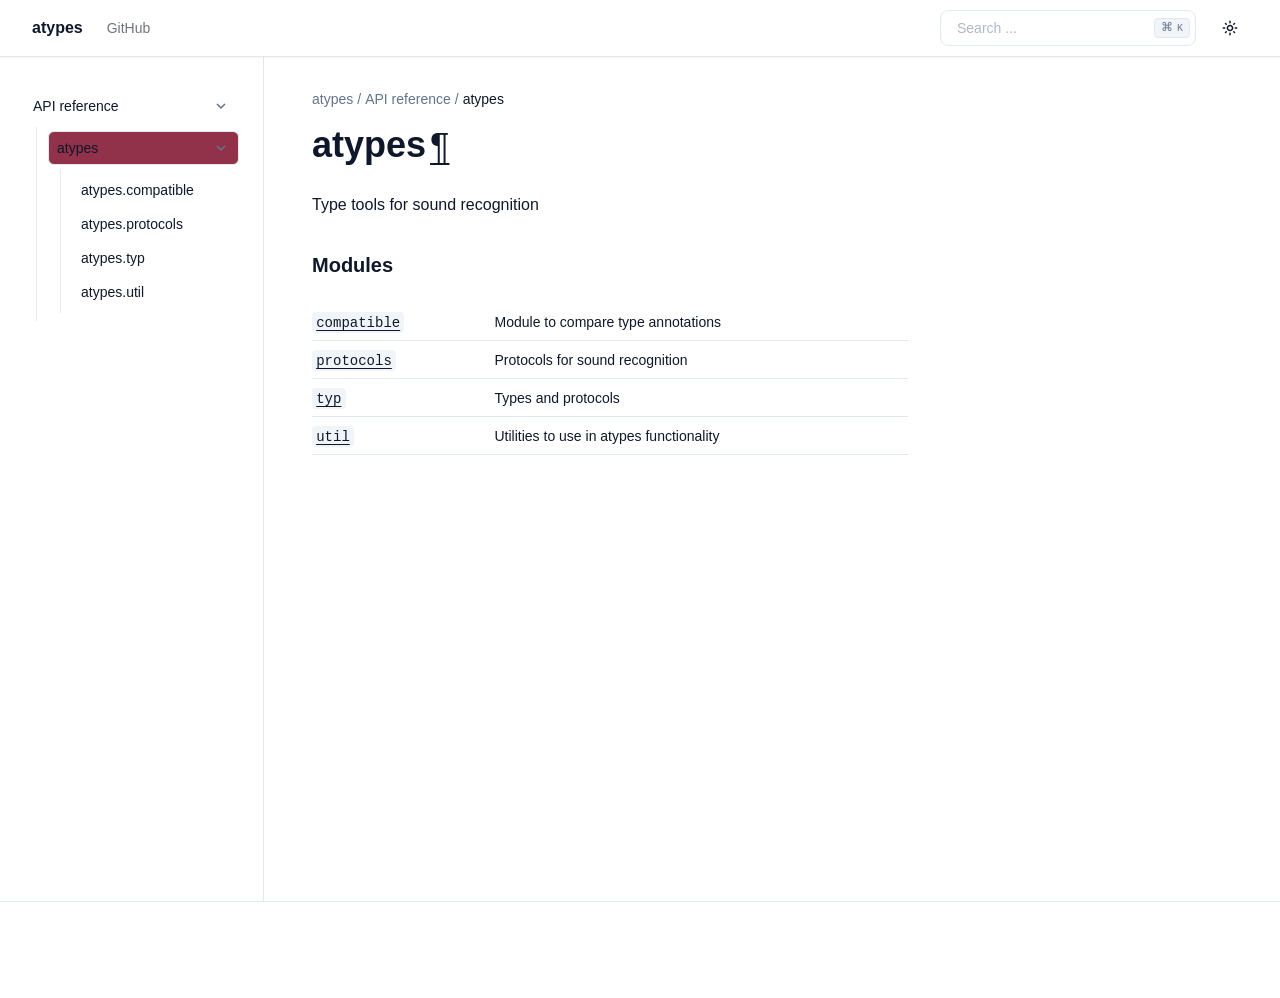
<file: _autosummary/atypes.html>
<!DOCTYPE html>

<html :class="{ 'dark' : darkMode === true }" data-content_root="../" lang="en" x-data="{ darkMode: $persist(window.matchMedia('(prefers-color-scheme: dark)').matches), activeSection: ''}">
<head>
<script>
    (function () {
      // Set initial color scheme
      if ((localStorage.getItem("_x_darkMode") === "true") || (window.matchMedia("(prefers-color-scheme: dark)").matches)) {
        document.documentElement.classList.add("dark");
      }

      // Watch for media preference changes
      window.matchMedia("(prefers-color-scheme: dark)").addEventListener("change", (event) => {
        localStorage.setItem("_x_darkMode", event.matches);
        document.documentElement.classList.toggle("dark", event.matches);
      });
    })();
  </script>
<meta content="width=device-width, initial-scale=1.0" name="viewport"/>
<meta charset="utf-8"/>
<meta content="#ffffff" media="(prefers-color-scheme: light)" name="theme-color"/>
<meta content="#030711" media="(prefers-color-scheme: dark)" name="theme-color"/>
<meta content="width=device-width, initial-scale=1" name="viewport"/>
<link href="atypes.html.md" rel="alternate" type="text/markdown"/>
<link href="../llms.txt" rel="describedby" type="text/markdown"/>
<link href="atypes.html.md" rel="alternate" type="text/markdown"/>
<link href="llms.txt" rel="describedby"/>
<title>atypes</title>
<meta content="atypes" property="og:title"/>
<meta content="atypes" name="twitter:title"/>
<link href="../_static/pygments.css?v=d75fae25" rel="stylesheet" type="text/css"/>
<link href="../_static/theme.css?v=009055c6" rel="stylesheet" type="text/css"/>
<link href="../_static/sphinx_autodoc_typehints.css?v=057ac668" rel="stylesheet" type="text/css"/>
<link href="../_static/copybutton.css?v=76b2166b" rel="stylesheet" type="text/css"/>
<link href="../_static/epythet.css?v=be0c018f" rel="stylesheet" type="text/css"/>
<link href="../search.html" rel="search" title="Search"/>
<link href="../genindex.html" rel="index" title="Index"/>
<link href="atypes.compatible.html" rel="next" title="atypes.compatible"/>
<link href="../api.html" rel="prev" title="API reference"/>
</head>
<body :class="{ 'overflow-hidden': showSidebar }" class="min-h-screen font-sans antialiased bg-background text-foreground" x-data="{ showSidebar: false, showScrollTop: false }">
<div @click.self="showSidebar = false" class="fixed inset-0 z-50 overflow-hidden bg-background/80 backdrop-blur-sm md:hidden" x-cloak="" x-show="showSidebar"></div><div class="relative flex flex-col min-h-screen" id="page"><a class="absolute top-0 left-0 z-[100] block bg-background p-4 text-xl transition -translate-x-full opacity-0 focus:translate-x-0 focus:opacity-100" href="#content">
      Skip to content
    </a><header class="sticky top-0 z-40 w-full border-b shadow-xs border-border bg-background/90 backdrop-blur"><div class="container flex items-center h-14">
<div class="hidden mr-4 md:flex">
<a class="flex items-center mr-6" href="../index.html"><span class="hidden font-bold sm:inline-block text-clip whitespace-nowrap">atypes</span>
</a><nav class="flex items-center gap-6 text-sm font-medium">
<a class="transition-colors hover:text-foreground/80 text-foreground/60" href="https://github.com/i2mint/atypes" rel="noopener nofollow">GitHub</a>
</nav></div><button @click="showSidebar = true" class="inline-flex items-center justify-center h-10 px-0 py-2 mr-2 text-base font-medium transition-colors rounded-md hover:text-accent-foreground hover:bg-transparent md:hidden" type="button">
<svg aria-hidden="true" fill="currentColor" height="24" viewbox="0 96 960 960" width="24" xmlns="http://www.w3.org/2000/svg">
<path d="M152.587 825.087q-19.152 0-32.326-13.174t-13.174-32.326q0-19.152 13.174-32.326t32.326-13.174h440q19.152 0 32.326 13.174t13.174 32.326q0 19.152-13.174 32.326t-32.326 13.174h-440Zm0-203.587q-19.152 0-32.326-13.174T107.087 576q0-19.152 13.174-32.326t32.326-13.174h320q19.152 0 32.326 13.174T518.087 576q0 19.152-13.174 32.326T472.587 621.5h-320Zm0-203.587q-19.152 0-32.326-13.174t-13.174-32.326q0-19.152 13.174-32.326t32.326-13.174h440q19.152 0 32.326 13.174t13.174 32.326q0 19.152-13.174 32.326t-32.326 13.174h-440ZM708.913 576l112.174 112.174q12.674 12.674 12.674 31.826t-12.674 31.826Q808.413 764.5 789.261 764.5t-31.826-12.674l-144-144Q600 594.391 600 576t13.435-31.826l144-144q12.674-12.674 31.826-12.674t31.826 12.674q12.674 12.674 12.674 31.826t-12.674 31.826L708.913 576Z"></path>
</svg>
<span class="sr-only">Toggle navigation menu</span>
</button>
<div class="flex items-center justify-between flex-1 gap-2 sm:gap-4 md:justify-end">
<div class="flex-1 w-full md:w-auto md:flex-none"><form @keydown.k.window.meta="$refs.search.focus()" action="../search.html" class="relative flex items-center group" id="searchbox" method="get">
<input aria-label="Search the docs" class="inline-flex items-center font-medium transition-colors bg-transparent focus-visible:outline-none focus-visible:ring-2 focus-visible:ring-ring focus-visible:ring-offset-2 ring-offset-background border border-input hover:bg-accent focus:bg-accent hover:text-accent-foreground focus:text-accent-foreground hover:placeholder-accent-foreground py-2 px-4 relative h-9 w-full justify-start rounded-[0.5rem] text-sm text-muted-foreground sm:pr-12 md:w-40 lg:w-64" id="search-input" name="q" placeholder="Search ..." type="search" x-ref="search"/>
<kbd class="pointer-events-none absolute right-1.5 top-2 hidden h-5 select-none text-muted-foreground items-center gap-1 rounded border border-border bg-muted px-1.5 font-mono text-[10px] font-medium opacity-100 sm:flex group-hover:bg-accent group-hover:text-accent-foreground">
<span class="text-xs">⌘</span>
    K
  </kbd>
</form>
</div>
<nav class="flex items-center gap-1">
<button @click="darkMode = !darkMode" class="relative inline-flex items-center justify-center px-0 text-sm font-medium transition-colors rounded-md hover:bg-accent hover:text-accent-foreground h-9 w-9" title="Toggle color scheme" type="button">
<svg class="absolute transition-all scale-100 rotate-0 dark:-rotate-90 dark:scale-0" fill="currentColor" height="16" viewbox="0 96 960 960" width="16" xmlns="http://www.w3.org/2000/svg">
<path d="M480 685q45.456 0 77.228-31.772Q589 621.456 589 576q0-45.456-31.772-77.228Q525.456 467 480 467q-45.456 0-77.228 31.772Q371 530.544 371 576q0 45.456 31.772 77.228Q434.544 685 480 685Zm0 91q-83 0-141.5-58.5T280 576q0-83 58.5-141.5T480 376q83 0 141.5 58.5T680 576q0 83-58.5 141.5T480 776ZM80 621.5q-19.152 0-32.326-13.174T34.5 576q0-19.152 13.174-32.326T80 530.5h80q19.152 0 32.326 13.174T205.5 576q0 19.152-13.174 32.326T160 621.5H80Zm720 0q-19.152 0-32.326-13.174T754.5 576q0-19.152 13.174-32.326T800 530.5h80q19.152 0 32.326 13.174T925.5 576q0 19.152-13.174 32.326T880 621.5h-80Zm-320-320q-19.152 0-32.326-13.174T434.5 256v-80q0-19.152 13.174-32.326T480 130.5q19.152 0 32.326 13.174T525.5 176v80q0 19.152-13.174 32.326T480 301.5Zm0 720q-19.152 0-32.326-13.17Q434.5 995.152 434.5 976v-80q0-19.152 13.174-32.326T480 850.5q19.152 0 32.326 13.174T525.5 896v80q0 19.152-13.174 32.33-13.174 13.17-32.326 13.17ZM222.174 382.065l-43-42Q165.5 327.391 166 308.239t13.174-33.065q13.435-13.674 32.587-13.674t32.065 13.674l42.239 43q12.674 13.435 12.555 31.706-.12 18.272-12.555 31.946-12.674 13.674-31.445 13.413-18.772-.261-32.446-13.174Zm494 494.761-42.239-43q-12.674-13.435-12.674-32.087t12.674-31.565Q686.609 756.5 705.38 757q18.772.5 32.446 13.174l43 41.761Q794.5 824.609 794 843.761t-13.174 33.065Q767.391 890.5 748.239 890.5t-32.065-13.674Zm-42-494.761Q660.5 369.391 661 350.62q.5-18.772 13.174-32.446l41.761-43Q728.609 261.5 747.761 262t33.065 13.174q13.674 13.435 13.674 32.587t-13.674 32.065l-43 42.239q-13.435 12.674-31.706 12.555-18.272-.12-31.946-12.555Zm-495 494.761Q165.5 863.391 165.5 844.239t13.674-32.065l43-42.239q13.435-12.674 32.087-12.674t31.565 12.674Q299.5 782.609 299 801.38q-.5 18.772-13.174 32.446l-41.761 43Q231.391 890.5 212.239 890t-33.065-13.174ZM480 576Z"></path>
</svg>
<svg class="absolute transition-all scale-0 rotate-90 dark:rotate-0 dark:scale-100" fill="currentColor" height="16" viewbox="0 96 960 960" width="16" xmlns="http://www.w3.org/2000/svg">
<path d="M480 936q-151 0-255.5-104.5T120 576q0-138 90-239.5T440 218q25-3 39 18t-1 44q-17 26-25.5 55t-8.5 61q0 90 63 153t153 63q31 0 61.5-9t54.5-25q21-14 43-1.5t19 39.5q-14 138-117.5 229T480 936Zm0-80q88 0 158-48.5T740 681q-20 5-40 8t-40 3q-123 0-209.5-86.5T364 396q0-20 3-40t8-40q-78 32-126.5 102T200 576q0 116 82 198t198 82Zm-10-270Z"></path>
</svg>
</button>
</nav>
</div>
</div>
</header>
<div class="flex-1"><div class="container md:grid md:grid-cols-[220px_minmax(0,1fr)] md:gap-6 lg:grid-cols-[240px_minmax(0,1fr)] lg:gap-10"><aside :aria-hidden="!showSidebar" :class="{ 'translate-x-0': showSidebar }" class="fixed inset-y-0 left-0 md:top-14 z-50 md:z-30 bg-background md:bg-transparent transition-all duration-100 -translate-x-full md:translate-x-0 ml-0 p-6 md:p-0 md:-ml-2 md:h-[calc(100vh-3.5rem)] w-5/6 md:w-full overflow-y-auto border-r border-border md:sticky" id="left-sidebar">
<a class="justify-start text-sm md:!hidden bg-background" href="../index.html"><span class="font-bold text-clip whitespace-nowrap">atypes</span>
</a>
<div class="relative overflow-hidden md:overflow-auto my-4 md:my-0">
<div class="overflow-y-auto h-full w-full relative pr-6"><nav class="flex md:hidden flex-col font-medium mt-4">
<a href="https://github.com/i2mint/atypes" rel="nofollow noopener">GitHub</a>
</nav><nav class="table w-full min-w-full my-6 lg:my-8">
<ul class="current">
<li class="toctree-l1 current" x-data="{ expanded: $el.classList.contains('current') ? true : false }"><a :class="{ 'expanded' : expanded }" @click="expanded = !expanded" class="reference internal expandable" href="../api.html">API reference<button @click.prevent.stop="expanded = !expanded" type="button" x-cloak=""><span class="sr-only"></span><svg fill="currentColor" height="18px" stroke="none" viewbox="0 0 24 24" width="18px" xmlns="http://www.w3.org/2000/svg"><path d="M10 6L8.59 7.41 13.17 12l-4.58 4.59L10 18l6-6z"></path></svg></button></a><ul class="current" x-show="expanded">
<li class="toctree-l2 current" x-data="{ expanded: $el.classList.contains('current') ? true : false }"><a :class="{ 'expanded' : expanded }" @click="expanded = !expanded" class="current reference internal expandable" href="#">atypes<button @click.prevent.stop="expanded = !expanded" type="button" x-cloak=""><span class="sr-only"></span><svg fill="currentColor" height="18px" stroke="none" viewbox="0 0 24 24" width="18px" xmlns="http://www.w3.org/2000/svg"><path d="M10 6L8.59 7.41 13.17 12l-4.58 4.59L10 18l6-6z"></path></svg></button></a><ul x-cloak="" x-show="expanded">
<li class="toctree-l3"><a class="reference internal" href="atypes.compatible.html">atypes.compatible</a></li>
<li class="toctree-l3"><a class="reference internal" href="atypes.protocols.html">atypes.protocols</a></li>
<li class="toctree-l3"><a class="reference internal" href="atypes.typ.html">atypes.typ</a></li>
<li class="toctree-l3"><a class="reference internal" href="atypes.util.html">atypes.util</a></li>
</ul>
</li>
</ul>
</li>
</ul>
</nav>
</div>
</div>
<button @click="showSidebar = false" class="absolute md:hidden right-4 top-4 rounded-sm opacity-70 transition-opacity hover:opacity-100" type="button">
<svg class="h-4 w-4" fill="currentColor" height="24" stroke="none" viewbox="0 96 960 960" width="24" xmlns="http://www.w3.org/2000/svg">
<path d="M480 632 284 828q-11 11-28 11t-28-11q-11-11-11-28t11-28l196-196-196-196q-11-11-11-28t11-28q11-11 28-11t28 11l196 196 196-196q11-11 28-11t28 11q11 11 11 28t-11 28L536 576l196 196q11 11 11 28t-11 28q-11 11-28 11t-28-11L480 632Z"></path>
</svg>
</button>
</aside>
<main class="relative py-6 lg:gap-10 lg:py-8 xl:grid xl:grid-cols-[1fr_300px]">
<div class="w-full min-w-0 mx-auto">
<nav aria-label="breadcrumbs" class="flex items-center mb-4 space-x-1 text-sm text-muted-foreground">
<a class="overflow-hidden text-ellipsis whitespace-nowrap hover:text-foreground" href="../index.html">
<span class="hidden md:inline">atypes</span>
<svg aria-label="Home" class="md:hidden" fill="currentColor" height="18" stroke="none" viewbox="0 96 960 960" width="18" xmlns="http://www.w3.org/2000/svg">
<path d="M240 856h120V616h240v240h120V496L480 316 240 496v360Zm-80 80V456l320-240 320 240v480H520V696h-80v240H160Zm320-350Z"></path>
</svg>
</a>
<div class="mr-1">/</div><a class="hover:text-foreground overflow-hidden text-ellipsis whitespace-nowrap" href="../api.html">API reference</a>
<div class="mr-1">/</div><span aria-current="page" class="font-medium text-foreground overflow-hidden text-ellipsis whitespace-nowrap">atypes</span>
</nav>
<div id="content" role="main">
<section id="module-atypes">
<span id="atypes"></span><h1>atypes<a @click.prevent="window.navigator.clipboard.writeText($el.href); $el.setAttribute('data-tooltip', 'Copied!'); setTimeout(() =&gt; $el.setAttribute('data-tooltip', 'Copy link to this element'), 2000)" aria-label="Copy link to this element" class="headerlink" data-tooltip="Copy link to this element" href="#module-atypes">¶</a></h1>
<p>Type tools for sound recognition</p>
<p class="rubric">Modules</p>
<table class="autosummary longtable docutils align-default">
<tbody>
<tr class="row-odd"><td><p><a class="reference internal" href="atypes.compatible.html#module-atypes.compatible" title="atypes.compatible"><code class="xref py py-obj docutils literal notranslate"><span class="pre">compatible</span></code></a></p></td>
<td><p>Module to compare type annotations</p></td>
</tr>
<tr class="row-even"><td><p><a class="reference internal" href="atypes.protocols.html#module-atypes.protocols" title="atypes.protocols"><code class="xref py py-obj docutils literal notranslate"><span class="pre">protocols</span></code></a></p></td>
<td><p>Protocols for sound recognition</p></td>
</tr>
<tr class="row-odd"><td><p><a class="reference internal" href="atypes.typ.html#module-atypes.typ" title="atypes.typ"><code class="xref py py-obj docutils literal notranslate"><span class="pre">typ</span></code></a></p></td>
<td><p>Types and protocols</p></td>
</tr>
<tr class="row-even"><td><p><a class="reference internal" href="atypes.util.html#module-atypes.util" title="atypes.util"><code class="xref py py-obj docutils literal notranslate"><span class="pre">util</span></code></a></p></td>
<td><p>Utilities to use in atypes functionality</p></td>
</tr>
</tbody>
</table>
</section>
</div></div>
</main>
</div>
</div><footer class="py-6 border-t border-border md:py-0">
<div class="container flex flex-col items-center justify-between gap-4 md:h-24 md:flex-row">
<div class="flex flex-col items-center gap-4 px-8 md:flex-row md:gap-2 md:px-0">
<p class="text-sm leading-loose text-center text-muted-foreground md:text-left"></p>
</div>
</div>
</footer>
</div>
<script src="../_static/documentation_options.js?v=297ad043"></script>
<script src="../_static/doctools.js?v=fd6eb6e6"></script>
<script src="../_static/sphinx_highlight.js?v=6ffebe34"></script>
<script src="../_static/clipboard.min.js?v=a7894cd8"></script>
<script src="../_static/copybutton.js?v=fd10adb8"></script>
<script defer="defer" src="../_static/theme.js?v=49cc6205"></script>
</body>
</html>
</file>
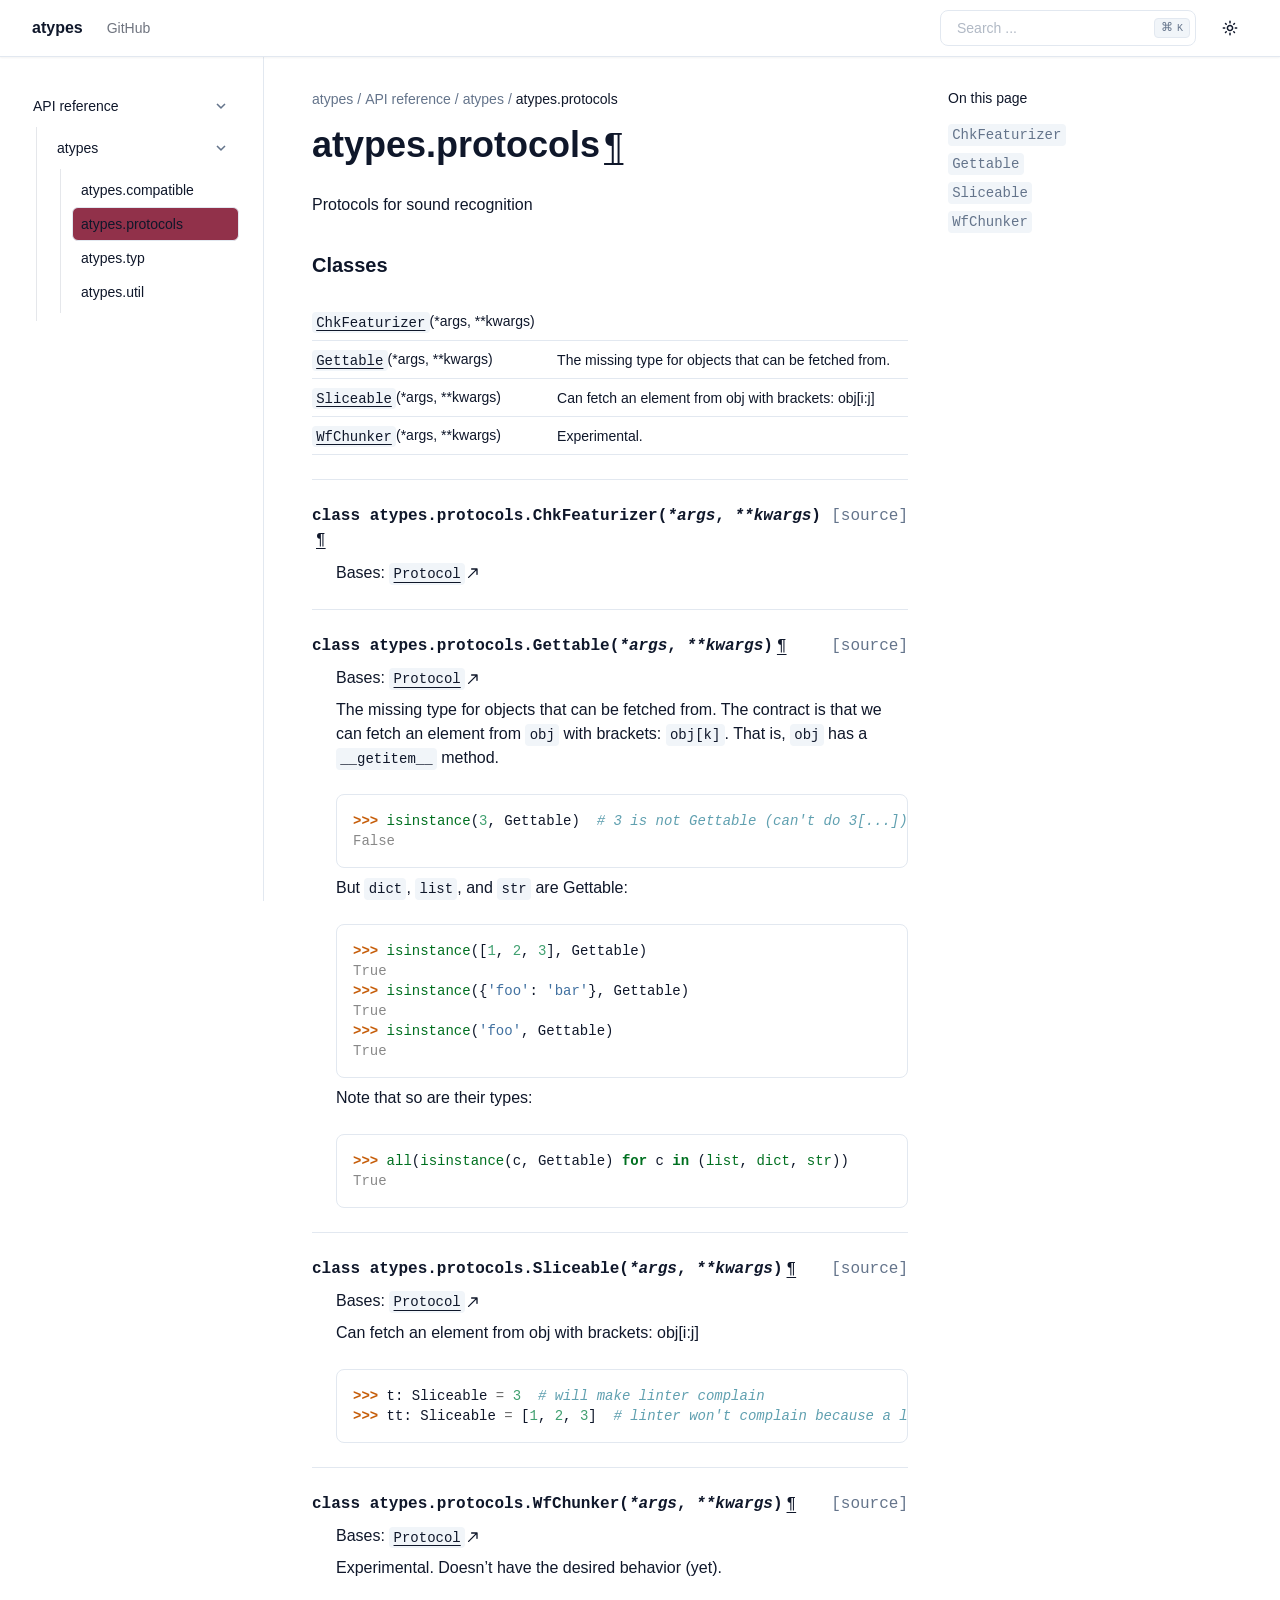
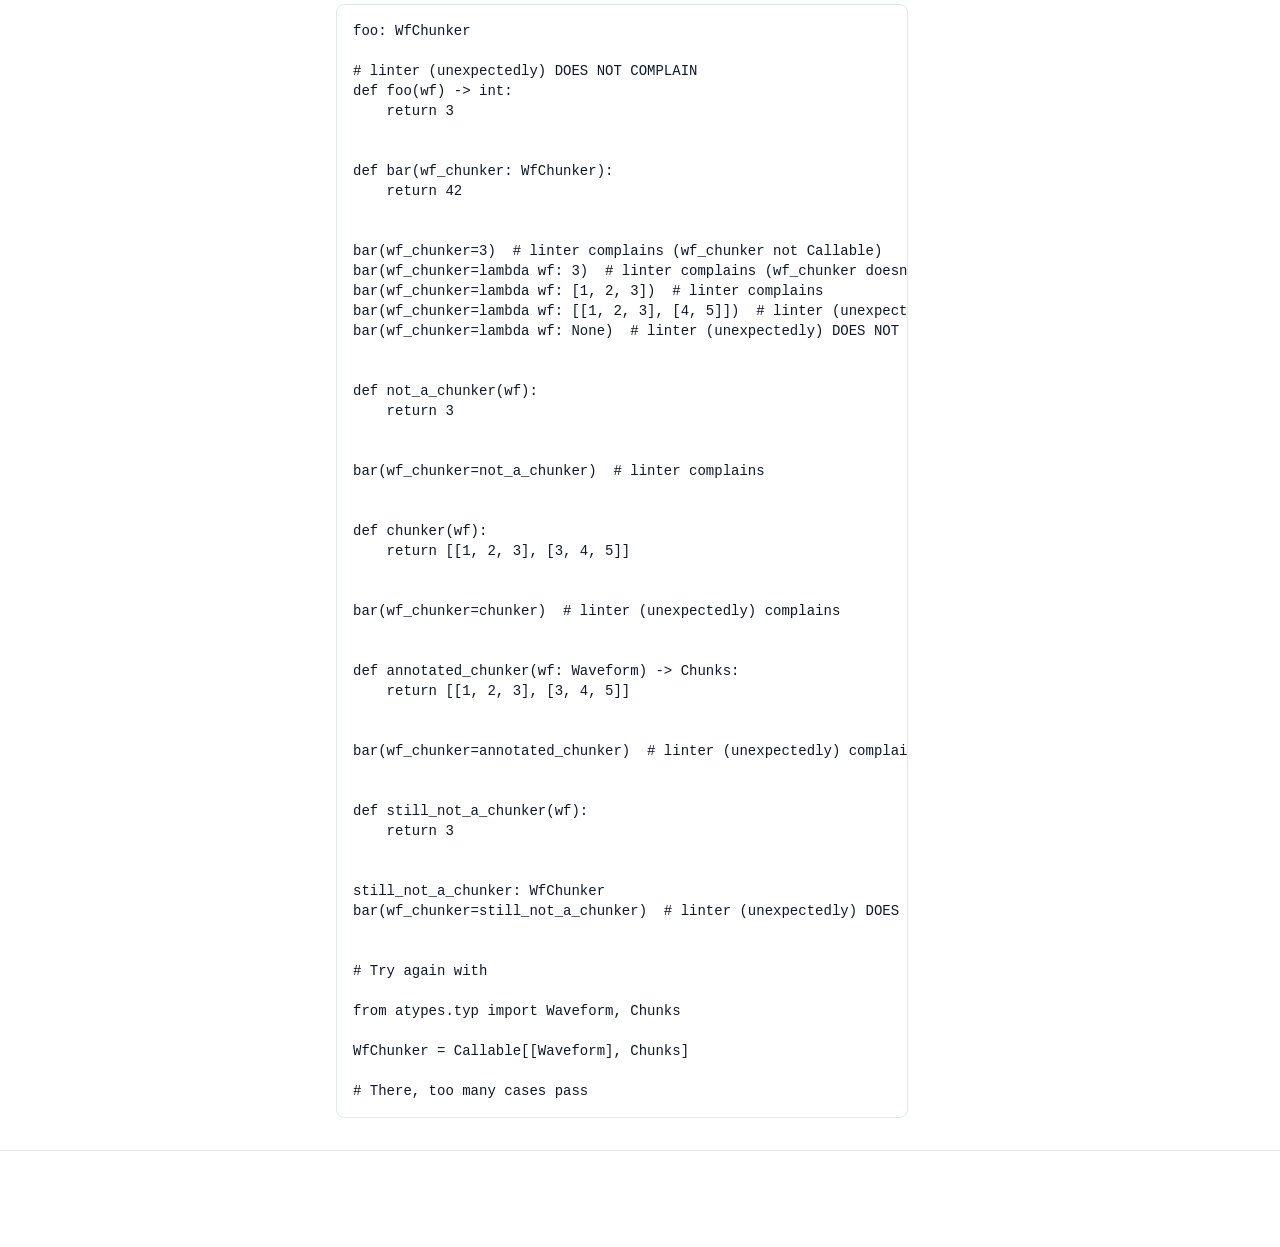
<file: _autosummary/atypes.protocols.html>
<!DOCTYPE html>

<html :class="{ 'dark' : darkMode === true }" data-content_root="../" lang="en" x-data="{ darkMode: $persist(window.matchMedia('(prefers-color-scheme: dark)').matches), activeSection: ''}">
<head>
<script>
    (function () {
      // Set initial color scheme
      if ((localStorage.getItem("_x_darkMode") === "true") || (window.matchMedia("(prefers-color-scheme: dark)").matches)) {
        document.documentElement.classList.add("dark");
      }

      // Watch for media preference changes
      window.matchMedia("(prefers-color-scheme: dark)").addEventListener("change", (event) => {
        localStorage.setItem("_x_darkMode", event.matches);
        document.documentElement.classList.toggle("dark", event.matches);
      });
    })();
  </script>
<meta content="width=device-width, initial-scale=1.0" name="viewport"/>
<meta charset="utf-8"/>
<meta content="#ffffff" media="(prefers-color-scheme: light)" name="theme-color"/>
<meta content="#030711" media="(prefers-color-scheme: dark)" name="theme-color"/>
<meta content="width=device-width, initial-scale=1" name="viewport"/>
<link href="atypes.protocols.html.md" rel="alternate" type="text/markdown"/>
<link href="../llms.txt" rel="describedby" type="text/markdown"/>
<link href="atypes.protocols.html.md" rel="alternate" type="text/markdown"/>
<link href="llms.txt" rel="describedby"/>
<title>atypes.protocols | atypes</title>
<meta content="atypes.protocols | atypes" property="og:title"/>
<meta content="atypes.protocols | atypes" name="twitter:title"/>
<link href="../_static/pygments.css?v=d75fae25" rel="stylesheet" type="text/css"/>
<link href="../_static/theme.css?v=009055c6" rel="stylesheet" type="text/css"/>
<link href="../_static/sphinx_autodoc_typehints.css?v=057ac668" rel="stylesheet" type="text/css"/>
<link href="../_static/copybutton.css?v=76b2166b" rel="stylesheet" type="text/css"/>
<link href="../_static/epythet.css?v=be0c018f" rel="stylesheet" type="text/css"/>
<link href="../search.html" rel="search" title="Search"/>
<link href="../genindex.html" rel="index" title="Index"/>
<link href="atypes.typ.html" rel="next" title="atypes.typ"/>
<link href="atypes.compatible.html" rel="prev" title="atypes.compatible"/>
</head>
<body :class="{ 'overflow-hidden': showSidebar }" class="min-h-screen font-sans antialiased bg-background text-foreground" x-data="{ showSidebar: false, showScrollTop: false }">
<div @click.self="showSidebar = false" class="fixed inset-0 z-50 overflow-hidden bg-background/80 backdrop-blur-sm md:hidden" x-cloak="" x-show="showSidebar"></div><div class="relative flex flex-col min-h-screen" id="page"><a class="absolute top-0 left-0 z-[100] block bg-background p-4 text-xl transition -translate-x-full opacity-0 focus:translate-x-0 focus:opacity-100" href="#content">
      Skip to content
    </a><header class="sticky top-0 z-40 w-full border-b shadow-xs border-border bg-background/90 backdrop-blur"><div class="container flex items-center h-14">
<div class="hidden mr-4 md:flex">
<a class="flex items-center mr-6" href="../index.html"><span class="hidden font-bold sm:inline-block text-clip whitespace-nowrap">atypes</span>
</a><nav class="flex items-center gap-6 text-sm font-medium">
<a class="transition-colors hover:text-foreground/80 text-foreground/60" href="https://github.com/i2mint/atypes" rel="noopener nofollow">GitHub</a>
</nav></div><button @click="showSidebar = true" class="inline-flex items-center justify-center h-10 px-0 py-2 mr-2 text-base font-medium transition-colors rounded-md hover:text-accent-foreground hover:bg-transparent md:hidden" type="button">
<svg aria-hidden="true" fill="currentColor" height="24" viewbox="0 96 960 960" width="24" xmlns="http://www.w3.org/2000/svg">
<path d="M152.587 825.087q-19.152 0-32.326-13.174t-13.174-32.326q0-19.152 13.174-32.326t32.326-13.174h440q19.152 0 32.326 13.174t13.174 32.326q0 19.152-13.174 32.326t-32.326 13.174h-440Zm0-203.587q-19.152 0-32.326-13.174T107.087 576q0-19.152 13.174-32.326t32.326-13.174h320q19.152 0 32.326 13.174T518.087 576q0 19.152-13.174 32.326T472.587 621.5h-320Zm0-203.587q-19.152 0-32.326-13.174t-13.174-32.326q0-19.152 13.174-32.326t32.326-13.174h440q19.152 0 32.326 13.174t13.174 32.326q0 19.152-13.174 32.326t-32.326 13.174h-440ZM708.913 576l112.174 112.174q12.674 12.674 12.674 31.826t-12.674 31.826Q808.413 764.5 789.261 764.5t-31.826-12.674l-144-144Q600 594.391 600 576t13.435-31.826l144-144q12.674-12.674 31.826-12.674t31.826 12.674q12.674 12.674 12.674 31.826t-12.674 31.826L708.913 576Z"></path>
</svg>
<span class="sr-only">Toggle navigation menu</span>
</button>
<div class="flex items-center justify-between flex-1 gap-2 sm:gap-4 md:justify-end">
<div class="flex-1 w-full md:w-auto md:flex-none"><form @keydown.k.window.meta="$refs.search.focus()" action="../search.html" class="relative flex items-center group" id="searchbox" method="get">
<input aria-label="Search the docs" class="inline-flex items-center font-medium transition-colors bg-transparent focus-visible:outline-none focus-visible:ring-2 focus-visible:ring-ring focus-visible:ring-offset-2 ring-offset-background border border-input hover:bg-accent focus:bg-accent hover:text-accent-foreground focus:text-accent-foreground hover:placeholder-accent-foreground py-2 px-4 relative h-9 w-full justify-start rounded-[0.5rem] text-sm text-muted-foreground sm:pr-12 md:w-40 lg:w-64" id="search-input" name="q" placeholder="Search ..." type="search" x-ref="search"/>
<kbd class="pointer-events-none absolute right-1.5 top-2 hidden h-5 select-none text-muted-foreground items-center gap-1 rounded border border-border bg-muted px-1.5 font-mono text-[10px] font-medium opacity-100 sm:flex group-hover:bg-accent group-hover:text-accent-foreground">
<span class="text-xs">⌘</span>
    K
  </kbd>
</form>
</div>
<nav class="flex items-center gap-1">
<button @click="darkMode = !darkMode" class="relative inline-flex items-center justify-center px-0 text-sm font-medium transition-colors rounded-md hover:bg-accent hover:text-accent-foreground h-9 w-9" title="Toggle color scheme" type="button">
<svg class="absolute transition-all scale-100 rotate-0 dark:-rotate-90 dark:scale-0" fill="currentColor" height="16" viewbox="0 96 960 960" width="16" xmlns="http://www.w3.org/2000/svg">
<path d="M480 685q45.456 0 77.228-31.772Q589 621.456 589 576q0-45.456-31.772-77.228Q525.456 467 480 467q-45.456 0-77.228 31.772Q371 530.544 371 576q0 45.456 31.772 77.228Q434.544 685 480 685Zm0 91q-83 0-141.5-58.5T280 576q0-83 58.5-141.5T480 376q83 0 141.5 58.5T680 576q0 83-58.5 141.5T480 776ZM80 621.5q-19.152 0-32.326-13.174T34.5 576q0-19.152 13.174-32.326T80 530.5h80q19.152 0 32.326 13.174T205.5 576q0 19.152-13.174 32.326T160 621.5H80Zm720 0q-19.152 0-32.326-13.174T754.5 576q0-19.152 13.174-32.326T800 530.5h80q19.152 0 32.326 13.174T925.5 576q0 19.152-13.174 32.326T880 621.5h-80Zm-320-320q-19.152 0-32.326-13.174T434.5 256v-80q0-19.152 13.174-32.326T480 130.5q19.152 0 32.326 13.174T525.5 176v80q0 19.152-13.174 32.326T480 301.5Zm0 720q-19.152 0-32.326-13.17Q434.5 995.152 434.5 976v-80q0-19.152 13.174-32.326T480 850.5q19.152 0 32.326 13.174T525.5 896v80q0 19.152-13.174 32.33-13.174 13.17-32.326 13.17ZM222.174 382.065l-43-42Q165.5 327.391 166 308.239t13.174-33.065q13.435-13.674 32.587-13.674t32.065 13.674l42.239 43q12.674 13.435 12.555 31.706-.12 18.272-12.555 31.946-12.674 13.674-31.445 13.413-18.772-.261-32.446-13.174Zm494 494.761-42.239-43q-12.674-13.435-12.674-32.087t12.674-31.565Q686.609 756.5 705.38 757q18.772.5 32.446 13.174l43 41.761Q794.5 824.609 794 843.761t-13.174 33.065Q767.391 890.5 748.239 890.5t-32.065-13.674Zm-42-494.761Q660.5 369.391 661 350.62q.5-18.772 13.174-32.446l41.761-43Q728.609 261.5 747.761 262t33.065 13.174q13.674 13.435 13.674 32.587t-13.674 32.065l-43 42.239q-13.435 12.674-31.706 12.555-18.272-.12-31.946-12.555Zm-495 494.761Q165.5 863.391 165.5 844.239t13.674-32.065l43-42.239q13.435-12.674 32.087-12.674t31.565 12.674Q299.5 782.609 299 801.38q-.5 18.772-13.174 32.446l-41.761 43Q231.391 890.5 212.239 890t-33.065-13.174ZM480 576Z"></path>
</svg>
<svg class="absolute transition-all scale-0 rotate-90 dark:rotate-0 dark:scale-100" fill="currentColor" height="16" viewbox="0 96 960 960" width="16" xmlns="http://www.w3.org/2000/svg">
<path d="M480 936q-151 0-255.5-104.5T120 576q0-138 90-239.5T440 218q25-3 39 18t-1 44q-17 26-25.5 55t-8.5 61q0 90 63 153t153 63q31 0 61.5-9t54.5-25q21-14 43-1.5t19 39.5q-14 138-117.5 229T480 936Zm0-80q88 0 158-48.5T740 681q-20 5-40 8t-40 3q-123 0-209.5-86.5T364 396q0-20 3-40t8-40q-78 32-126.5 102T200 576q0 116 82 198t198 82Zm-10-270Z"></path>
</svg>
</button>
</nav>
</div>
</div>
</header>
<div class="flex-1"><div class="container md:grid md:grid-cols-[220px_minmax(0,1fr)] md:gap-6 lg:grid-cols-[240px_minmax(0,1fr)] lg:gap-10"><aside :aria-hidden="!showSidebar" :class="{ 'translate-x-0': showSidebar }" class="fixed inset-y-0 left-0 md:top-14 z-50 md:z-30 bg-background md:bg-transparent transition-all duration-100 -translate-x-full md:translate-x-0 ml-0 p-6 md:p-0 md:-ml-2 md:h-[calc(100vh-3.5rem)] w-5/6 md:w-full overflow-y-auto border-r border-border md:sticky" id="left-sidebar">
<a class="justify-start text-sm md:!hidden bg-background" href="../index.html"><span class="font-bold text-clip whitespace-nowrap">atypes</span>
</a>
<div class="relative overflow-hidden md:overflow-auto my-4 md:my-0">
<div class="overflow-y-auto h-full w-full relative pr-6"><nav class="flex md:hidden flex-col font-medium mt-4">
<a href="https://github.com/i2mint/atypes" rel="nofollow noopener">GitHub</a>
</nav><nav class="table w-full min-w-full my-6 lg:my-8">
<ul class="current">
<li class="toctree-l1 current" x-data="{ expanded: $el.classList.contains('current') ? true : false }"><a :class="{ 'expanded' : expanded }" @click="expanded = !expanded" class="reference internal expandable" href="../api.html">API reference<button @click.prevent.stop="expanded = !expanded" type="button" x-cloak=""><span class="sr-only"></span><svg fill="currentColor" height="18px" stroke="none" viewbox="0 0 24 24" width="18px" xmlns="http://www.w3.org/2000/svg"><path d="M10 6L8.59 7.41 13.17 12l-4.58 4.59L10 18l6-6z"></path></svg></button></a><ul class="current" x-show="expanded">
<li class="toctree-l2 current" x-data="{ expanded: $el.classList.contains('current') ? true : false }"><a :class="{ 'expanded' : expanded }" @click="expanded = !expanded" class="reference internal expandable" href="atypes.html">atypes<button @click.prevent.stop="expanded = !expanded" type="button" x-cloak=""><span class="sr-only"></span><svg fill="currentColor" height="18px" stroke="none" viewbox="0 0 24 24" width="18px" xmlns="http://www.w3.org/2000/svg"><path d="M10 6L8.59 7.41 13.17 12l-4.58 4.59L10 18l6-6z"></path></svg></button></a><ul class="current" x-show="expanded">
<li class="toctree-l3"><a class="reference internal" href="atypes.compatible.html">atypes.compatible</a></li>
<li class="toctree-l3 current"><a class="current reference internal" href="#">atypes.protocols</a></li>
<li class="toctree-l3"><a class="reference internal" href="atypes.typ.html">atypes.typ</a></li>
<li class="toctree-l3"><a class="reference internal" href="atypes.util.html">atypes.util</a></li>
</ul>
</li>
</ul>
</li>
</ul>
</nav>
</div>
</div>
<button @click="showSidebar = false" class="absolute md:hidden right-4 top-4 rounded-sm opacity-70 transition-opacity hover:opacity-100" type="button">
<svg class="h-4 w-4" fill="currentColor" height="24" stroke="none" viewbox="0 96 960 960" width="24" xmlns="http://www.w3.org/2000/svg">
<path d="M480 632 284 828q-11 11-28 11t-28-11q-11-11-11-28t11-28l196-196-196-196q-11-11-11-28t11-28q11-11 28-11t28 11l196 196 196-196q11-11 28-11t28 11q11 11 11 28t-11 28L536 576l196 196q11 11 11 28t-11 28q-11 11-28 11t-28-11L480 632Z"></path>
</svg>
</button>
</aside>
<main class="relative py-6 lg:gap-10 lg:py-8 xl:grid xl:grid-cols-[1fr_300px]">
<div class="w-full min-w-0 mx-auto">
<nav aria-label="breadcrumbs" class="flex items-center mb-4 space-x-1 text-sm text-muted-foreground">
<a class="overflow-hidden text-ellipsis whitespace-nowrap hover:text-foreground" href="../index.html">
<span class="hidden md:inline">atypes</span>
<svg aria-label="Home" class="md:hidden" fill="currentColor" height="18" stroke="none" viewbox="0 96 960 960" width="18" xmlns="http://www.w3.org/2000/svg">
<path d="M240 856h120V616h240v240h120V496L480 316 240 496v360Zm-80 80V456l320-240 320 240v480H520V696h-80v240H160Zm320-350Z"></path>
</svg>
</a>
<div class="mr-1">/</div><a class="hover:text-foreground overflow-hidden text-ellipsis whitespace-nowrap" href="../api.html">API reference</a>
<div class="mr-1">/</div><a class="hover:text-foreground overflow-hidden text-ellipsis whitespace-nowrap" href="atypes.html">atypes</a>
<div class="mr-1">/</div><span aria-current="page" class="font-medium text-foreground overflow-hidden text-ellipsis whitespace-nowrap">atypes.protocols</span>
</nav>
<div id="content" role="main">
<section id="module-atypes.protocols">
<span id="atypes-protocols"></span><h1>atypes.protocols<a @click.prevent="window.navigator.clipboard.writeText($el.href); $el.setAttribute('data-tooltip', 'Copied!'); setTimeout(() =&gt; $el.setAttribute('data-tooltip', 'Copy link to this element'), 2000)" aria-label="Copy link to this element" class="headerlink" data-tooltip="Copy link to this element" href="#module-atypes.protocols">¶</a></h1>
<p>Protocols for sound recognition</p>
<p class="rubric">Classes</p>
<table class="autosummary longtable docutils align-default">
<tbody>
<tr class="row-odd"><td><p><a class="reference internal" href="#atypes.protocols.ChkFeaturizer" title="atypes.protocols.ChkFeaturizer"><code class="xref py py-obj docutils literal notranslate"><span class="pre">ChkFeaturizer</span></code></a>(*args, **kwargs)</p></td>
<td><p></p></td>
</tr>
<tr class="row-even"><td><p><a class="reference internal" href="#atypes.protocols.Gettable" title="atypes.protocols.Gettable"><code class="xref py py-obj docutils literal notranslate"><span class="pre">Gettable</span></code></a>(*args, **kwargs)</p></td>
<td><p>The missing type for objects that can be fetched from.</p></td>
</tr>
<tr class="row-odd"><td><p><a class="reference internal" href="#atypes.protocols.Sliceable" title="atypes.protocols.Sliceable"><code class="xref py py-obj docutils literal notranslate"><span class="pre">Sliceable</span></code></a>(*args, **kwargs)</p></td>
<td><p>Can fetch an element from obj with brackets: obj[i:j]</p></td>
</tr>
<tr class="row-even"><td><p><a class="reference internal" href="#atypes.protocols.WfChunker" title="atypes.protocols.WfChunker"><code class="xref py py-obj docutils literal notranslate"><span class="pre">WfChunker</span></code></a>(*args, **kwargs)</p></td>
<td><p>Experimental.</p></td>
</tr>
</tbody>
</table>
<dl class="py class">
<dt class="sig sig-object py" id="atypes.protocols.ChkFeaturizer">
<span class="property"><span class="k"><span class="pre">class</span></span><span class="w"> </span></span><span class="sig-prename descclassname"><span class="pre">atypes.protocols.</span></span><span class="sig-name descname"><span class="pre">ChkFeaturizer</span></span><span class="sig-paren">(</span><em class="sig-param"><span class="o"><span class="pre">*</span></span><span class="n"><span class="pre">args</span></span></em>, <em class="sig-param"><span class="o"><span class="pre">**</span></span><span class="n"><span class="pre">kwargs</span></span></em><span class="sig-paren">)</span><a class="reference internal" href="../_modules/atypes/protocols.html#ChkFeaturizer"><span class="viewcode-link"><span class="pre">[source]</span></span></a><a @click.prevent="window.navigator.clipboard.writeText($el.href); $el.setAttribute('data-tooltip', 'Copied!'); setTimeout(() =&gt; $el.setAttribute('data-tooltip', 'Copy link to this element'), 2000)" aria-label="Copy link to this element" class="headerlink" data-tooltip="Copy link to this element" href="#atypes.protocols.ChkFeaturizer" x-intersect.margin.0%.0%.-70%.0%="activeSection = '#atypes.protocols.ChkFeaturizer'">¶</a></dt>
<dd><p>Bases: <a class="reference external" href="https://docs.python.org/3/library/typing.html#typing.Protocol" rel="nofollow noopener" title="(in Python v3.15)"><code class="xref py py-class docutils literal notranslate"><span class="pre">Protocol</span></code><svg fill="currentColor" height="1em" stroke="none" viewbox="0 96 960 960" width="1em" xmlns="http://www.w3.org/2000/svg"><path d="M188 868q-11-11-11-28t11-28l436-436H400q-17 0-28.5-11.5T360 336q0-17 11.5-28.5T400 296h320q17 0 28.5 11.5T760 336v320q0 17-11.5 28.5T720 696q-17 0-28.5-11.5T680 656V432L244 868q-11 11-28 11t-28-11Z"></path></svg></a></p>
</dd></dl>
<dl class="py class">
<dt class="sig sig-object py" id="atypes.protocols.Gettable">
<span class="property"><span class="k"><span class="pre">class</span></span><span class="w"> </span></span><span class="sig-prename descclassname"><span class="pre">atypes.protocols.</span></span><span class="sig-name descname"><span class="pre">Gettable</span></span><span class="sig-paren">(</span><em class="sig-param"><span class="o"><span class="pre">*</span></span><span class="n"><span class="pre">args</span></span></em>, <em class="sig-param"><span class="o"><span class="pre">**</span></span><span class="n"><span class="pre">kwargs</span></span></em><span class="sig-paren">)</span><a class="reference internal" href="../_modules/atypes/protocols.html#Gettable"><span class="viewcode-link"><span class="pre">[source]</span></span></a><a @click.prevent="window.navigator.clipboard.writeText($el.href); $el.setAttribute('data-tooltip', 'Copied!'); setTimeout(() =&gt; $el.setAttribute('data-tooltip', 'Copy link to this element'), 2000)" aria-label="Copy link to this element" class="headerlink" data-tooltip="Copy link to this element" href="#atypes.protocols.Gettable" x-intersect.margin.0%.0%.-70%.0%="activeSection = '#atypes.protocols.Gettable'">¶</a></dt>
<dd><p>Bases: <a class="reference external" href="https://docs.python.org/3/library/typing.html#typing.Protocol" rel="nofollow noopener" title="(in Python v3.15)"><code class="xref py py-class docutils literal notranslate"><span class="pre">Protocol</span></code><svg fill="currentColor" height="1em" stroke="none" viewbox="0 96 960 960" width="1em" xmlns="http://www.w3.org/2000/svg"><path d="M188 868q-11-11-11-28t11-28l436-436H400q-17 0-28.5-11.5T360 336q0-17 11.5-28.5T400 296h320q17 0 28.5 11.5T760 336v320q0 17-11.5 28.5T720 696q-17 0-28.5-11.5T680 656V432L244 868q-11 11-28 11t-28-11Z"></path></svg></a></p>
<p>The missing type for objects that can be fetched from.
The contract is that we can fetch an element from <code class="docutils literal notranslate"><span class="pre">obj</span></code> with brackets: <code class="docutils literal notranslate"><span class="pre">obj[k]</span></code>.
That is, <code class="docutils literal notranslate"><span class="pre">obj</span></code> has a <code class="docutils literal notranslate"><span class="pre">__getitem__</span></code> method.</p>
<div class="doctest highlight-default notranslate"><div class="highlight"><pre><span></span><code><span id="line-1"><span class="gp">&gt;&gt;&gt; </span><span class="nb">isinstance</span><span class="p">(</span><span class="mi">3</span><span class="p">,</span> <span class="n">Gettable</span><span class="p">)</span>  <span class="c1"># 3 is not Gettable (can't do 3[...])</span>
</span><span id="line-2"><span class="go">False</span>
</span></code></pre></div>
</div>
<p>But <code class="docutils literal notranslate"><span class="pre">dict</span></code>, <code class="docutils literal notranslate"><span class="pre">list</span></code>, and <code class="docutils literal notranslate"><span class="pre">str</span></code> are Gettable:</p>
<div class="doctest highlight-default notranslate"><div class="highlight"><pre><span></span><code><span id="line-1"><span class="gp">&gt;&gt;&gt; </span><span class="nb">isinstance</span><span class="p">([</span><span class="mi">1</span><span class="p">,</span> <span class="mi">2</span><span class="p">,</span> <span class="mi">3</span><span class="p">],</span> <span class="n">Gettable</span><span class="p">)</span>
</span><span id="line-2"><span class="go">True</span>
</span><span id="line-3"><span class="gp">&gt;&gt;&gt; </span><span class="nb">isinstance</span><span class="p">({</span><span class="s1">'foo'</span><span class="p">:</span> <span class="s1">'bar'</span><span class="p">},</span> <span class="n">Gettable</span><span class="p">)</span>
</span><span id="line-4"><span class="go">True</span>
</span><span id="line-5"><span class="gp">&gt;&gt;&gt; </span><span class="nb">isinstance</span><span class="p">(</span><span class="s1">'foo'</span><span class="p">,</span> <span class="n">Gettable</span><span class="p">)</span>
</span><span id="line-6"><span class="go">True</span>
</span></code></pre></div>
</div>
<p>Note that so are their types:</p>
<div class="doctest highlight-default notranslate"><div class="highlight"><pre><span></span><code><span id="line-1"><span class="gp">&gt;&gt;&gt; </span><span class="nb">all</span><span class="p">(</span><span class="nb">isinstance</span><span class="p">(</span><span class="n">c</span><span class="p">,</span> <span class="n">Gettable</span><span class="p">)</span> <span class="k">for</span> <span class="n">c</span> <span class="ow">in</span> <span class="p">(</span><span class="nb">list</span><span class="p">,</span> <span class="nb">dict</span><span class="p">,</span> <span class="nb">str</span><span class="p">))</span>
</span><span id="line-2"><span class="go">True</span>
</span></code></pre></div>
</div>
</dd></dl>
<dl class="py class">
<dt class="sig sig-object py" id="atypes.protocols.Sliceable">
<span class="property"><span class="k"><span class="pre">class</span></span><span class="w"> </span></span><span class="sig-prename descclassname"><span class="pre">atypes.protocols.</span></span><span class="sig-name descname"><span class="pre">Sliceable</span></span><span class="sig-paren">(</span><em class="sig-param"><span class="o"><span class="pre">*</span></span><span class="n"><span class="pre">args</span></span></em>, <em class="sig-param"><span class="o"><span class="pre">**</span></span><span class="n"><span class="pre">kwargs</span></span></em><span class="sig-paren">)</span><a class="reference internal" href="../_modules/atypes/protocols.html#Sliceable"><span class="viewcode-link"><span class="pre">[source]</span></span></a><a @click.prevent="window.navigator.clipboard.writeText($el.href); $el.setAttribute('data-tooltip', 'Copied!'); setTimeout(() =&gt; $el.setAttribute('data-tooltip', 'Copy link to this element'), 2000)" aria-label="Copy link to this element" class="headerlink" data-tooltip="Copy link to this element" href="#atypes.protocols.Sliceable" x-intersect.margin.0%.0%.-70%.0%="activeSection = '#atypes.protocols.Sliceable'">¶</a></dt>
<dd><p>Bases: <a class="reference external" href="https://docs.python.org/3/library/typing.html#typing.Protocol" rel="nofollow noopener" title="(in Python v3.15)"><code class="xref py py-class docutils literal notranslate"><span class="pre">Protocol</span></code><svg fill="currentColor" height="1em" stroke="none" viewbox="0 96 960 960" width="1em" xmlns="http://www.w3.org/2000/svg"><path d="M188 868q-11-11-11-28t11-28l436-436H400q-17 0-28.5-11.5T360 336q0-17 11.5-28.5T400 296h320q17 0 28.5 11.5T760 336v320q0 17-11.5 28.5T720 696q-17 0-28.5-11.5T680 656V432L244 868q-11 11-28 11t-28-11Z"></path></svg></a></p>
<p>Can fetch an element from obj with brackets: obj[i:j]</p>
<div class="doctest highlight-default notranslate"><div class="highlight"><pre><span></span><code><span id="line-1"><span class="gp">&gt;&gt;&gt; </span><span class="n">t</span><span class="p">:</span> <span class="n">Sliceable</span> <span class="o">=</span> <span class="mi">3</span>  <span class="c1"># will make linter complain</span>
</span><span id="line-2"><span class="gp">&gt;&gt;&gt; </span><span class="n">tt</span><span class="p">:</span> <span class="n">Sliceable</span> <span class="o">=</span> <span class="p">[</span><span class="mi">1</span><span class="p">,</span> <span class="mi">2</span><span class="p">,</span> <span class="mi">3</span><span class="p">]</span>  <span class="c1"># linter won't complain because a list is Gettable</span>
</span></code></pre></div>
</div>
</dd></dl>
<dl class="py class">
<dt class="sig sig-object py" id="atypes.protocols.WfChunker">
<span class="property"><span class="k"><span class="pre">class</span></span><span class="w"> </span></span><span class="sig-prename descclassname"><span class="pre">atypes.protocols.</span></span><span class="sig-name descname"><span class="pre">WfChunker</span></span><span class="sig-paren">(</span><em class="sig-param"><span class="o"><span class="pre">*</span></span><span class="n"><span class="pre">args</span></span></em>, <em class="sig-param"><span class="o"><span class="pre">**</span></span><span class="n"><span class="pre">kwargs</span></span></em><span class="sig-paren">)</span><a class="reference internal" href="../_modules/atypes/protocols.html#WfChunker"><span class="viewcode-link"><span class="pre">[source]</span></span></a><a @click.prevent="window.navigator.clipboard.writeText($el.href); $el.setAttribute('data-tooltip', 'Copied!'); setTimeout(() =&gt; $el.setAttribute('data-tooltip', 'Copy link to this element'), 2000)" aria-label="Copy link to this element" class="headerlink" data-tooltip="Copy link to this element" href="#atypes.protocols.WfChunker" x-intersect.margin.0%.0%.-70%.0%="activeSection = '#atypes.protocols.WfChunker'">¶</a></dt>
<dd><p>Bases: <a class="reference external" href="https://docs.python.org/3/library/typing.html#typing.Protocol" rel="nofollow noopener" title="(in Python v3.15)"><code class="xref py py-class docutils literal notranslate"><span class="pre">Protocol</span></code><svg fill="currentColor" height="1em" stroke="none" viewbox="0 96 960 960" width="1em" xmlns="http://www.w3.org/2000/svg"><path d="M188 868q-11-11-11-28t11-28l436-436H400q-17 0-28.5-11.5T360 336q0-17 11.5-28.5T400 296h320q17 0 28.5 11.5T760 336v320q0 17-11.5 28.5T720 696q-17 0-28.5-11.5T680 656V432L244 868q-11 11-28 11t-28-11Z"></path></svg></a></p>
<p>Experimental. Doesn’t have the desired behavior (yet).</p>
<div class="highlight-text notranslate"><div class="highlight"><pre><span></span><code><span id="line-1">foo: WfChunker
</span><span id="line-2">
</span><span id="line-3"># linter (unexpectedly) DOES NOT COMPLAIN
</span><span id="line-4">def foo(wf) -&gt; int:
</span><span id="line-5">    return 3
</span><span id="line-6">
</span><span id="line-7">
</span><span id="line-8">def bar(wf_chunker: WfChunker):
</span><span id="line-9">    return 42
</span><span id="line-10">
</span><span id="line-11">
</span><span id="line-12">bar(wf_chunker=3)  # linter complains (wf_chunker not Callable)
</span><span id="line-13">bar(wf_chunker=lambda wf: 3)  # linter complains (wf_chunker doesn't return iterable)
</span><span id="line-14">bar(wf_chunker=lambda wf: [1, 2, 3])  # linter complains
</span><span id="line-15">bar(wf_chunker=lambda wf: [[1, 2, 3], [4, 5]])  # linter (unexpectedly) complains
</span><span id="line-16">bar(wf_chunker=lambda wf: None)  # linter (unexpectedly) DOES NOT complain
</span><span id="line-17">
</span><span id="line-18">
</span><span id="line-19">def not_a_chunker(wf):
</span><span id="line-20">    return 3
</span><span id="line-21">
</span><span id="line-22">
</span><span id="line-23">bar(wf_chunker=not_a_chunker)  # linter complains
</span><span id="line-24">
</span><span id="line-25">
</span><span id="line-26">def chunker(wf):
</span><span id="line-27">    return [[1, 2, 3], [3, 4, 5]]
</span><span id="line-28">
</span><span id="line-29">
</span><span id="line-30">bar(wf_chunker=chunker)  # linter (unexpectedly) complains
</span><span id="line-31">
</span><span id="line-32">
</span><span id="line-33">def annotated_chunker(wf: Waveform) -&gt; Chunks:
</span><span id="line-34">    return [[1, 2, 3], [3, 4, 5]]
</span><span id="line-35">
</span><span id="line-36">
</span><span id="line-37">bar(wf_chunker=annotated_chunker)  # linter (unexpectedly) complains
</span><span id="line-38">
</span><span id="line-39">
</span><span id="line-40">def still_not_a_chunker(wf):
</span><span id="line-41">    return 3
</span><span id="line-42">
</span><span id="line-43">
</span><span id="line-44">still_not_a_chunker: WfChunker
</span><span id="line-45">bar(wf_chunker=still_not_a_chunker)  # linter (unexpectedly) DOES NOT COMPLAIN
</span><span id="line-46">
</span><span id="line-47">
</span><span id="line-48"># Try again with
</span><span id="line-49">
</span><span id="line-50">from atypes.typ import Waveform, Chunks
</span><span id="line-51">
</span><span id="line-52">WfChunker = Callable[[Waveform], Chunks]
</span><span id="line-53">
</span><span id="line-54"># There, too many cases pass
</span></code></pre></div>
</div>
</dd></dl>
</section>
</div></div><aside class="hidden text-sm xl:block" id="right-sidebar">
<div class="sticky top-16 -mt-10 max-h-[calc(100vh-5rem)] h-full overflow-y-auto pt-6 space-y-2"><p class="font-medium">On this page</p>
<ul>
<li><a :data-current="activeSection === '#atypes.protocols.ChkFeaturizer'" class="reference internal" href="#atypes.protocols.ChkFeaturizer"><code class="docutils literal notranslate"><span class="pre">ChkFeaturizer</span></code></a></li>
<li><a :data-current="activeSection === '#atypes.protocols.Gettable'" class="reference internal" href="#atypes.protocols.Gettable"><code class="docutils literal notranslate"><span class="pre">Gettable</span></code></a></li>
<li><a :data-current="activeSection === '#atypes.protocols.Sliceable'" class="reference internal" href="#atypes.protocols.Sliceable"><code class="docutils literal notranslate"><span class="pre">Sliceable</span></code></a></li>
<li><a :data-current="activeSection === '#atypes.protocols.WfChunker'" class="reference internal" href="#atypes.protocols.WfChunker"><code class="docutils literal notranslate"><span class="pre">WfChunker</span></code></a></li>
</ul>
</div>
</aside>
</main>
</div>
</div><footer class="py-6 border-t border-border md:py-0">
<div class="container flex flex-col items-center justify-between gap-4 md:h-24 md:flex-row">
<div class="flex flex-col items-center gap-4 px-8 md:flex-row md:gap-2 md:px-0">
<p class="text-sm leading-loose text-center text-muted-foreground md:text-left"></p>
</div>
</div>
</footer>
</div>
<script src="../_static/documentation_options.js?v=297ad043"></script>
<script src="../_static/doctools.js?v=fd6eb6e6"></script>
<script src="../_static/sphinx_highlight.js?v=6ffebe34"></script>
<script src="../_static/clipboard.min.js?v=a7894cd8"></script>
<script src="../_static/copybutton.js?v=fd10adb8"></script>
<script defer="defer" src="../_static/theme.js?v=49cc6205"></script>
</body>
</html>
</file>
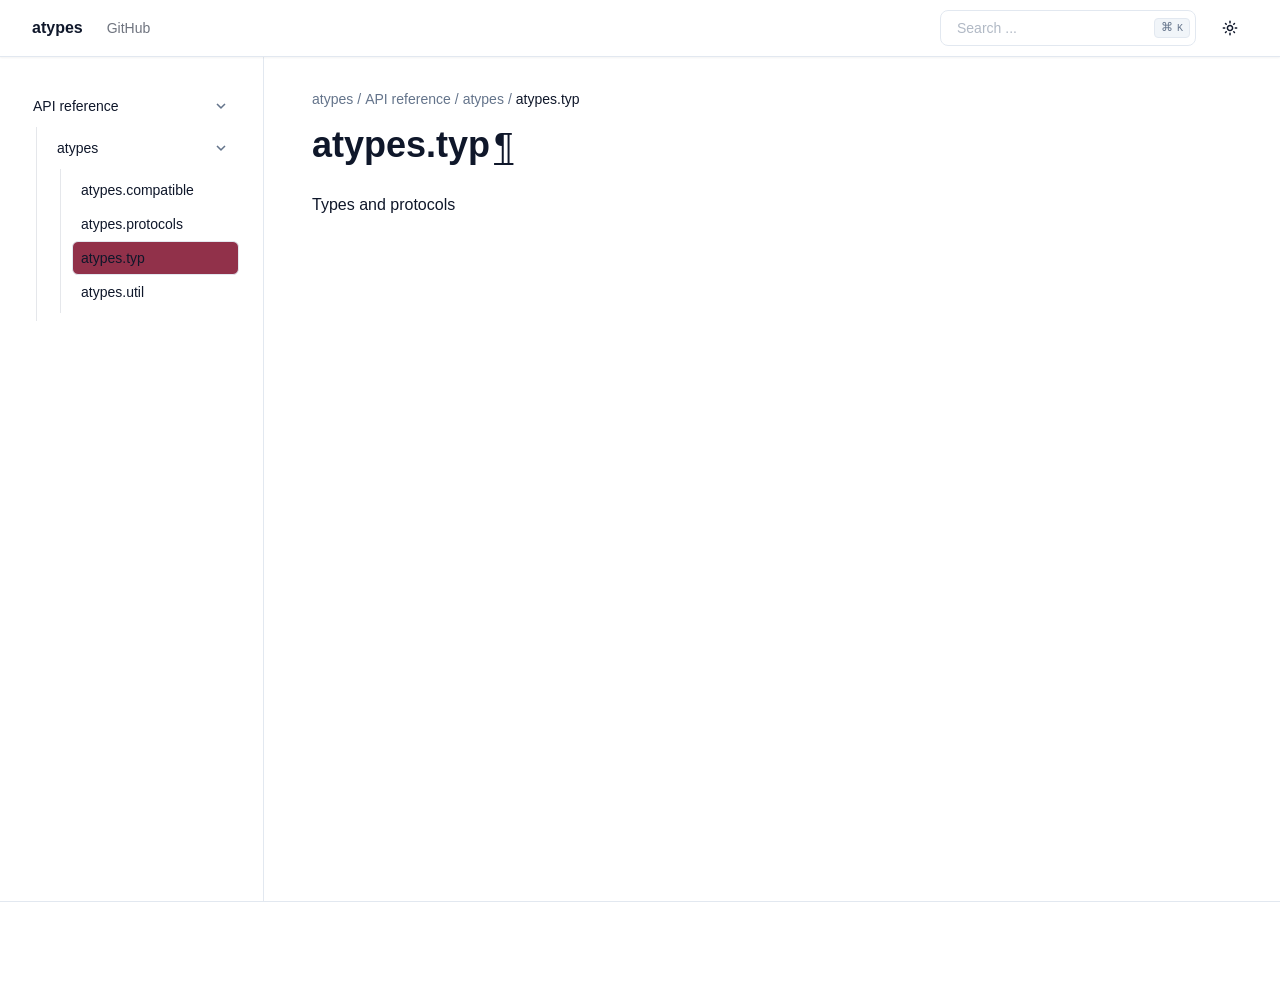
<file: _autosummary/atypes.typ.html>
<!DOCTYPE html>

<html :class="{ 'dark' : darkMode === true }" data-content_root="../" lang="en" x-data="{ darkMode: $persist(window.matchMedia('(prefers-color-scheme: dark)').matches), activeSection: ''}">
<head>
<script>
    (function () {
      // Set initial color scheme
      if ((localStorage.getItem("_x_darkMode") === "true") || (window.matchMedia("(prefers-color-scheme: dark)").matches)) {
        document.documentElement.classList.add("dark");
      }

      // Watch for media preference changes
      window.matchMedia("(prefers-color-scheme: dark)").addEventListener("change", (event) => {
        localStorage.setItem("_x_darkMode", event.matches);
        document.documentElement.classList.toggle("dark", event.matches);
      });
    })();
  </script>
<meta content="width=device-width, initial-scale=1.0" name="viewport"/>
<meta charset="utf-8"/>
<meta content="#ffffff" media="(prefers-color-scheme: light)" name="theme-color"/>
<meta content="#030711" media="(prefers-color-scheme: dark)" name="theme-color"/>
<meta content="width=device-width, initial-scale=1" name="viewport"/>
<link href="atypes.typ.html.md" rel="alternate" type="text/markdown"/>
<link href="../llms.txt" rel="describedby" type="text/markdown"/>
<link href="atypes.typ.html.md" rel="alternate" type="text/markdown"/>
<link href="llms.txt" rel="describedby"/>
<title>atypes.typ | atypes</title>
<meta content="atypes.typ | atypes" property="og:title"/>
<meta content="atypes.typ | atypes" name="twitter:title"/>
<link href="../_static/pygments.css?v=d75fae25" rel="stylesheet" type="text/css"/>
<link href="../_static/theme.css?v=009055c6" rel="stylesheet" type="text/css"/>
<link href="../_static/sphinx_autodoc_typehints.css?v=057ac668" rel="stylesheet" type="text/css"/>
<link href="../_static/copybutton.css?v=76b2166b" rel="stylesheet" type="text/css"/>
<link href="../_static/epythet.css?v=be0c018f" rel="stylesheet" type="text/css"/>
<link href="../search.html" rel="search" title="Search"/>
<link href="../genindex.html" rel="index" title="Index"/>
<link href="atypes.util.html" rel="next" title="atypes.util"/>
<link href="atypes.protocols.html" rel="prev" title="atypes.protocols"/>
</head>
<body :class="{ 'overflow-hidden': showSidebar }" class="min-h-screen font-sans antialiased bg-background text-foreground" x-data="{ showSidebar: false, showScrollTop: false }">
<div @click.self="showSidebar = false" class="fixed inset-0 z-50 overflow-hidden bg-background/80 backdrop-blur-sm md:hidden" x-cloak="" x-show="showSidebar"></div><div class="relative flex flex-col min-h-screen" id="page"><a class="absolute top-0 left-0 z-[100] block bg-background p-4 text-xl transition -translate-x-full opacity-0 focus:translate-x-0 focus:opacity-100" href="#content">
      Skip to content
    </a><header class="sticky top-0 z-40 w-full border-b shadow-xs border-border bg-background/90 backdrop-blur"><div class="container flex items-center h-14">
<div class="hidden mr-4 md:flex">
<a class="flex items-center mr-6" href="../index.html"><span class="hidden font-bold sm:inline-block text-clip whitespace-nowrap">atypes</span>
</a><nav class="flex items-center gap-6 text-sm font-medium">
<a class="transition-colors hover:text-foreground/80 text-foreground/60" href="https://github.com/i2mint/atypes" rel="noopener nofollow">GitHub</a>
</nav></div><button @click="showSidebar = true" class="inline-flex items-center justify-center h-10 px-0 py-2 mr-2 text-base font-medium transition-colors rounded-md hover:text-accent-foreground hover:bg-transparent md:hidden" type="button">
<svg aria-hidden="true" fill="currentColor" height="24" viewbox="0 96 960 960" width="24" xmlns="http://www.w3.org/2000/svg">
<path d="M152.587 825.087q-19.152 0-32.326-13.174t-13.174-32.326q0-19.152 13.174-32.326t32.326-13.174h440q19.152 0 32.326 13.174t13.174 32.326q0 19.152-13.174 32.326t-32.326 13.174h-440Zm0-203.587q-19.152 0-32.326-13.174T107.087 576q0-19.152 13.174-32.326t32.326-13.174h320q19.152 0 32.326 13.174T518.087 576q0 19.152-13.174 32.326T472.587 621.5h-320Zm0-203.587q-19.152 0-32.326-13.174t-13.174-32.326q0-19.152 13.174-32.326t32.326-13.174h440q19.152 0 32.326 13.174t13.174 32.326q0 19.152-13.174 32.326t-32.326 13.174h-440ZM708.913 576l112.174 112.174q12.674 12.674 12.674 31.826t-12.674 31.826Q808.413 764.5 789.261 764.5t-31.826-12.674l-144-144Q600 594.391 600 576t13.435-31.826l144-144q12.674-12.674 31.826-12.674t31.826 12.674q12.674 12.674 12.674 31.826t-12.674 31.826L708.913 576Z"></path>
</svg>
<span class="sr-only">Toggle navigation menu</span>
</button>
<div class="flex items-center justify-between flex-1 gap-2 sm:gap-4 md:justify-end">
<div class="flex-1 w-full md:w-auto md:flex-none"><form @keydown.k.window.meta="$refs.search.focus()" action="../search.html" class="relative flex items-center group" id="searchbox" method="get">
<input aria-label="Search the docs" class="inline-flex items-center font-medium transition-colors bg-transparent focus-visible:outline-none focus-visible:ring-2 focus-visible:ring-ring focus-visible:ring-offset-2 ring-offset-background border border-input hover:bg-accent focus:bg-accent hover:text-accent-foreground focus:text-accent-foreground hover:placeholder-accent-foreground py-2 px-4 relative h-9 w-full justify-start rounded-[0.5rem] text-sm text-muted-foreground sm:pr-12 md:w-40 lg:w-64" id="search-input" name="q" placeholder="Search ..." type="search" x-ref="search"/>
<kbd class="pointer-events-none absolute right-1.5 top-2 hidden h-5 select-none text-muted-foreground items-center gap-1 rounded border border-border bg-muted px-1.5 font-mono text-[10px] font-medium opacity-100 sm:flex group-hover:bg-accent group-hover:text-accent-foreground">
<span class="text-xs">⌘</span>
    K
  </kbd>
</form>
</div>
<nav class="flex items-center gap-1">
<button @click="darkMode = !darkMode" class="relative inline-flex items-center justify-center px-0 text-sm font-medium transition-colors rounded-md hover:bg-accent hover:text-accent-foreground h-9 w-9" title="Toggle color scheme" type="button">
<svg class="absolute transition-all scale-100 rotate-0 dark:-rotate-90 dark:scale-0" fill="currentColor" height="16" viewbox="0 96 960 960" width="16" xmlns="http://www.w3.org/2000/svg">
<path d="M480 685q45.456 0 77.228-31.772Q589 621.456 589 576q0-45.456-31.772-77.228Q525.456 467 480 467q-45.456 0-77.228 31.772Q371 530.544 371 576q0 45.456 31.772 77.228Q434.544 685 480 685Zm0 91q-83 0-141.5-58.5T280 576q0-83 58.5-141.5T480 376q83 0 141.5 58.5T680 576q0 83-58.5 141.5T480 776ZM80 621.5q-19.152 0-32.326-13.174T34.5 576q0-19.152 13.174-32.326T80 530.5h80q19.152 0 32.326 13.174T205.5 576q0 19.152-13.174 32.326T160 621.5H80Zm720 0q-19.152 0-32.326-13.174T754.5 576q0-19.152 13.174-32.326T800 530.5h80q19.152 0 32.326 13.174T925.5 576q0 19.152-13.174 32.326T880 621.5h-80Zm-320-320q-19.152 0-32.326-13.174T434.5 256v-80q0-19.152 13.174-32.326T480 130.5q19.152 0 32.326 13.174T525.5 176v80q0 19.152-13.174 32.326T480 301.5Zm0 720q-19.152 0-32.326-13.17Q434.5 995.152 434.5 976v-80q0-19.152 13.174-32.326T480 850.5q19.152 0 32.326 13.174T525.5 896v80q0 19.152-13.174 32.33-13.174 13.17-32.326 13.17ZM222.174 382.065l-43-42Q165.5 327.391 166 308.239t13.174-33.065q13.435-13.674 32.587-13.674t32.065 13.674l42.239 43q12.674 13.435 12.555 31.706-.12 18.272-12.555 31.946-12.674 13.674-31.445 13.413-18.772-.261-32.446-13.174Zm494 494.761-42.239-43q-12.674-13.435-12.674-32.087t12.674-31.565Q686.609 756.5 705.38 757q18.772.5 32.446 13.174l43 41.761Q794.5 824.609 794 843.761t-13.174 33.065Q767.391 890.5 748.239 890.5t-32.065-13.674Zm-42-494.761Q660.5 369.391 661 350.62q.5-18.772 13.174-32.446l41.761-43Q728.609 261.5 747.761 262t33.065 13.174q13.674 13.435 13.674 32.587t-13.674 32.065l-43 42.239q-13.435 12.674-31.706 12.555-18.272-.12-31.946-12.555Zm-495 494.761Q165.5 863.391 165.5 844.239t13.674-32.065l43-42.239q13.435-12.674 32.087-12.674t31.565 12.674Q299.5 782.609 299 801.38q-.5 18.772-13.174 32.446l-41.761 43Q231.391 890.5 212.239 890t-33.065-13.174ZM480 576Z"></path>
</svg>
<svg class="absolute transition-all scale-0 rotate-90 dark:rotate-0 dark:scale-100" fill="currentColor" height="16" viewbox="0 96 960 960" width="16" xmlns="http://www.w3.org/2000/svg">
<path d="M480 936q-151 0-255.5-104.5T120 576q0-138 90-239.5T440 218q25-3 39 18t-1 44q-17 26-25.5 55t-8.5 61q0 90 63 153t153 63q31 0 61.5-9t54.5-25q21-14 43-1.5t19 39.5q-14 138-117.5 229T480 936Zm0-80q88 0 158-48.5T740 681q-20 5-40 8t-40 3q-123 0-209.5-86.5T364 396q0-20 3-40t8-40q-78 32-126.5 102T200 576q0 116 82 198t198 82Zm-10-270Z"></path>
</svg>
</button>
</nav>
</div>
</div>
</header>
<div class="flex-1"><div class="container md:grid md:grid-cols-[220px_minmax(0,1fr)] md:gap-6 lg:grid-cols-[240px_minmax(0,1fr)] lg:gap-10"><aside :aria-hidden="!showSidebar" :class="{ 'translate-x-0': showSidebar }" class="fixed inset-y-0 left-0 md:top-14 z-50 md:z-30 bg-background md:bg-transparent transition-all duration-100 -translate-x-full md:translate-x-0 ml-0 p-6 md:p-0 md:-ml-2 md:h-[calc(100vh-3.5rem)] w-5/6 md:w-full overflow-y-auto border-r border-border md:sticky" id="left-sidebar">
<a class="justify-start text-sm md:!hidden bg-background" href="../index.html"><span class="font-bold text-clip whitespace-nowrap">atypes</span>
</a>
<div class="relative overflow-hidden md:overflow-auto my-4 md:my-0">
<div class="overflow-y-auto h-full w-full relative pr-6"><nav class="flex md:hidden flex-col font-medium mt-4">
<a href="https://github.com/i2mint/atypes" rel="nofollow noopener">GitHub</a>
</nav><nav class="table w-full min-w-full my-6 lg:my-8">
<ul class="current">
<li class="toctree-l1 current" x-data="{ expanded: $el.classList.contains('current') ? true : false }"><a :class="{ 'expanded' : expanded }" @click="expanded = !expanded" class="reference internal expandable" href="../api.html">API reference<button @click.prevent.stop="expanded = !expanded" type="button" x-cloak=""><span class="sr-only"></span><svg fill="currentColor" height="18px" stroke="none" viewbox="0 0 24 24" width="18px" xmlns="http://www.w3.org/2000/svg"><path d="M10 6L8.59 7.41 13.17 12l-4.58 4.59L10 18l6-6z"></path></svg></button></a><ul class="current" x-show="expanded">
<li class="toctree-l2 current" x-data="{ expanded: $el.classList.contains('current') ? true : false }"><a :class="{ 'expanded' : expanded }" @click="expanded = !expanded" class="reference internal expandable" href="atypes.html">atypes<button @click.prevent.stop="expanded = !expanded" type="button" x-cloak=""><span class="sr-only"></span><svg fill="currentColor" height="18px" stroke="none" viewbox="0 0 24 24" width="18px" xmlns="http://www.w3.org/2000/svg"><path d="M10 6L8.59 7.41 13.17 12l-4.58 4.59L10 18l6-6z"></path></svg></button></a><ul class="current" x-show="expanded">
<li class="toctree-l3"><a class="reference internal" href="atypes.compatible.html">atypes.compatible</a></li>
<li class="toctree-l3"><a class="reference internal" href="atypes.protocols.html">atypes.protocols</a></li>
<li class="toctree-l3 current"><a class="current reference internal" href="#">atypes.typ</a></li>
<li class="toctree-l3"><a class="reference internal" href="atypes.util.html">atypes.util</a></li>
</ul>
</li>
</ul>
</li>
</ul>
</nav>
</div>
</div>
<button @click="showSidebar = false" class="absolute md:hidden right-4 top-4 rounded-sm opacity-70 transition-opacity hover:opacity-100" type="button">
<svg class="h-4 w-4" fill="currentColor" height="24" stroke="none" viewbox="0 96 960 960" width="24" xmlns="http://www.w3.org/2000/svg">
<path d="M480 632 284 828q-11 11-28 11t-28-11q-11-11-11-28t11-28l196-196-196-196q-11-11-11-28t11-28q11-11 28-11t28 11l196 196 196-196q11-11 28-11t28 11q11 11 11 28t-11 28L536 576l196 196q11 11 11 28t-11 28q-11 11-28 11t-28-11L480 632Z"></path>
</svg>
</button>
</aside>
<main class="relative py-6 lg:gap-10 lg:py-8 xl:grid xl:grid-cols-[1fr_300px]">
<div class="w-full min-w-0 mx-auto">
<nav aria-label="breadcrumbs" class="flex items-center mb-4 space-x-1 text-sm text-muted-foreground">
<a class="overflow-hidden text-ellipsis whitespace-nowrap hover:text-foreground" href="../index.html">
<span class="hidden md:inline">atypes</span>
<svg aria-label="Home" class="md:hidden" fill="currentColor" height="18" stroke="none" viewbox="0 96 960 960" width="18" xmlns="http://www.w3.org/2000/svg">
<path d="M240 856h120V616h240v240h120V496L480 316 240 496v360Zm-80 80V456l320-240 320 240v480H520V696h-80v240H160Zm320-350Z"></path>
</svg>
</a>
<div class="mr-1">/</div><a class="hover:text-foreground overflow-hidden text-ellipsis whitespace-nowrap" href="../api.html">API reference</a>
<div class="mr-1">/</div><a class="hover:text-foreground overflow-hidden text-ellipsis whitespace-nowrap" href="atypes.html">atypes</a>
<div class="mr-1">/</div><span aria-current="page" class="font-medium text-foreground overflow-hidden text-ellipsis whitespace-nowrap">atypes.typ</span>
</nav>
<div id="content" role="main">
<section id="module-atypes.typ">
<span id="atypes-typ"></span><h1>atypes.typ<a @click.prevent="window.navigator.clipboard.writeText($el.href); $el.setAttribute('data-tooltip', 'Copied!'); setTimeout(() =&gt; $el.setAttribute('data-tooltip', 'Copy link to this element'), 2000)" aria-label="Copy link to this element" class="headerlink" data-tooltip="Copy link to this element" href="#module-atypes.typ">¶</a></h1>
<p>Types and protocols</p>
</section>
</div></div>
</main>
</div>
</div><footer class="py-6 border-t border-border md:py-0">
<div class="container flex flex-col items-center justify-between gap-4 md:h-24 md:flex-row">
<div class="flex flex-col items-center gap-4 px-8 md:flex-row md:gap-2 md:px-0">
<p class="text-sm leading-loose text-center text-muted-foreground md:text-left"></p>
</div>
</div>
</footer>
</div>
<script src="../_static/documentation_options.js?v=297ad043"></script>
<script src="../_static/doctools.js?v=fd6eb6e6"></script>
<script src="../_static/sphinx_highlight.js?v=6ffebe34"></script>
<script src="../_static/clipboard.min.js?v=a7894cd8"></script>
<script src="../_static/copybutton.js?v=fd10adb8"></script>
<script defer="defer" src="../_static/theme.js?v=49cc6205"></script>
</body>
</html>
</file>
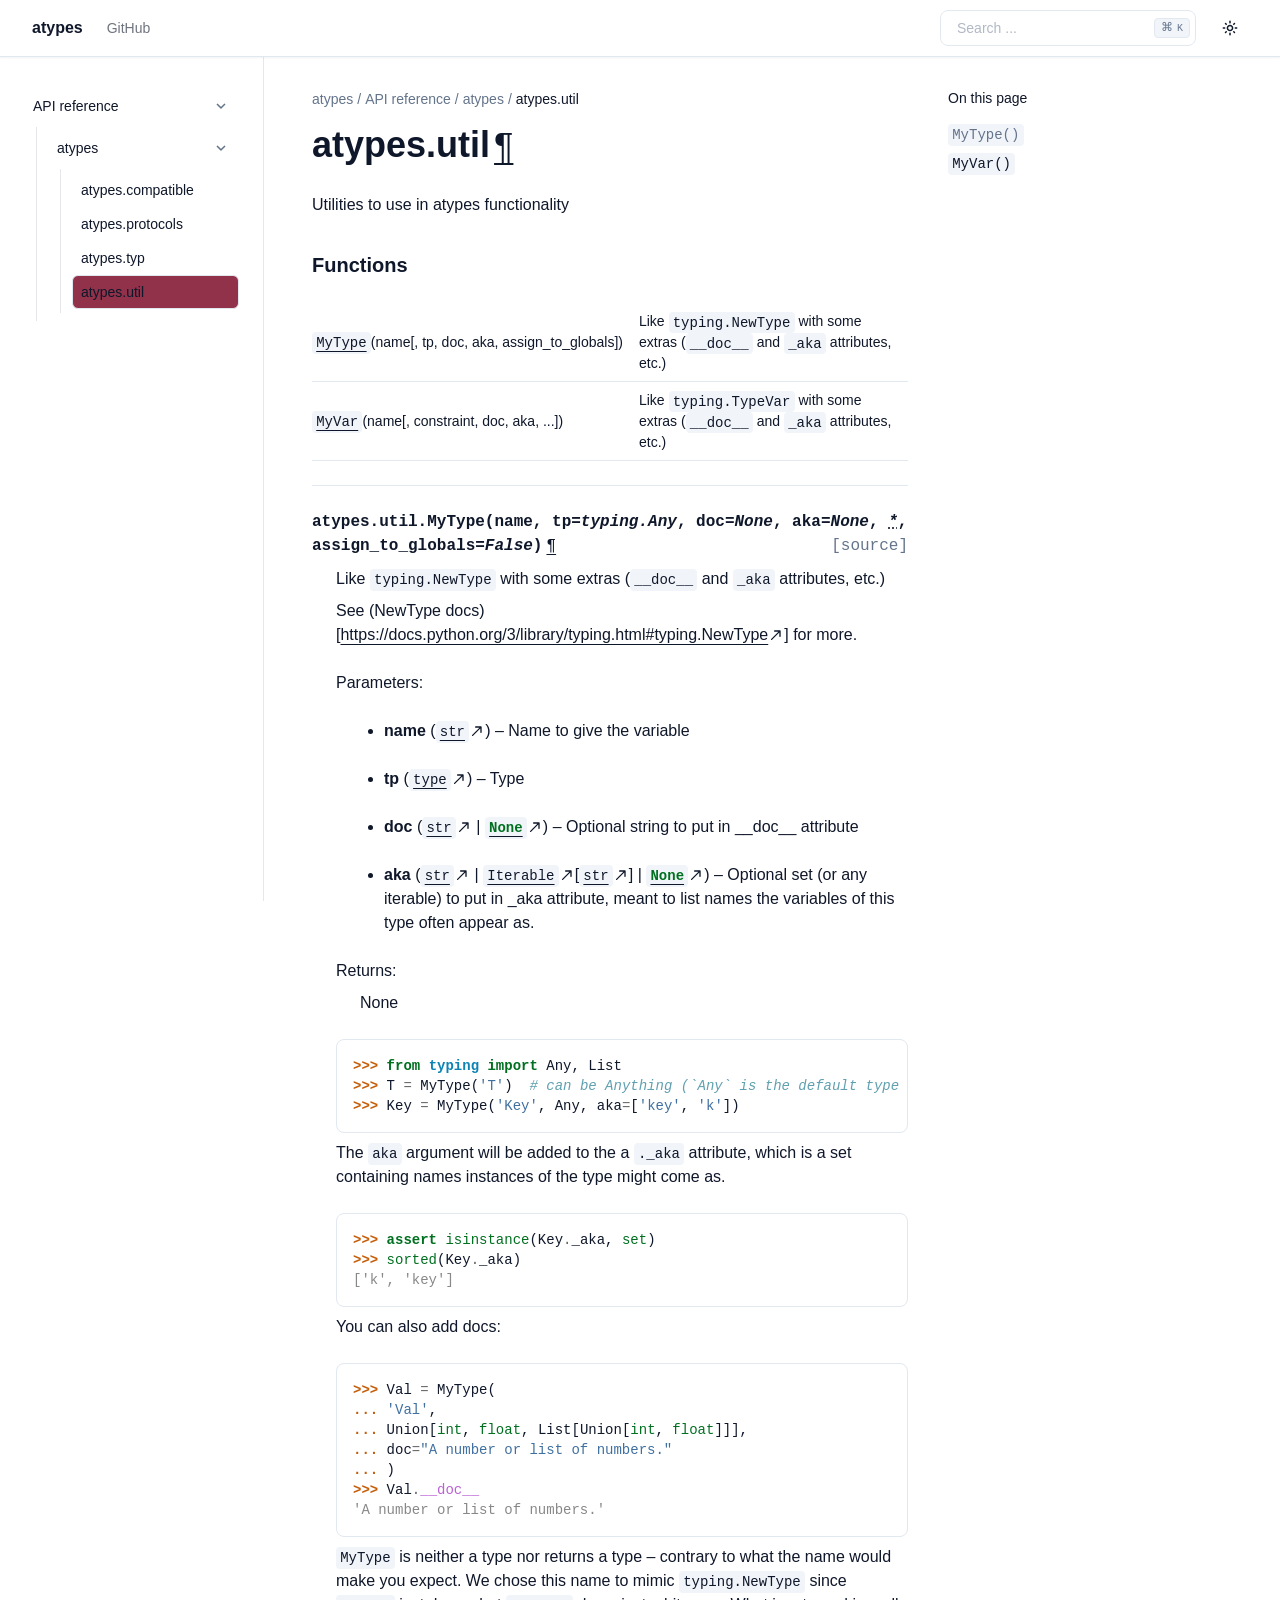
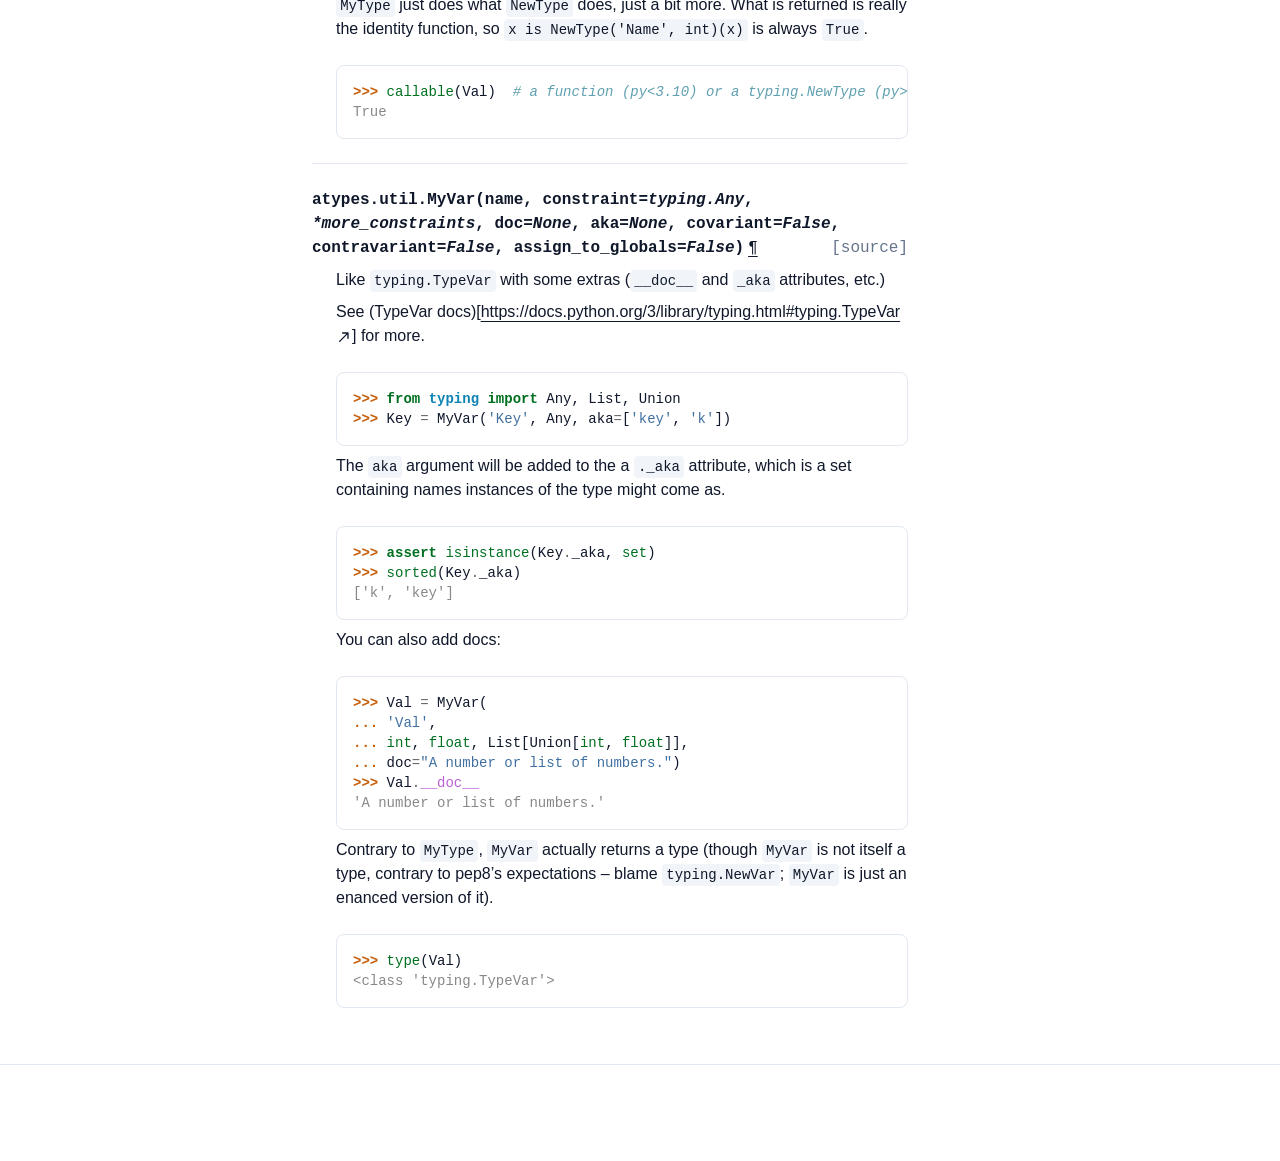
<file: _autosummary/atypes.util.html>
<!DOCTYPE html>

<html :class="{ 'dark' : darkMode === true }" data-content_root="../" lang="en" x-data="{ darkMode: $persist(window.matchMedia('(prefers-color-scheme: dark)').matches), activeSection: ''}">
<head>
<script>
    (function () {
      // Set initial color scheme
      if ((localStorage.getItem("_x_darkMode") === "true") || (window.matchMedia("(prefers-color-scheme: dark)").matches)) {
        document.documentElement.classList.add("dark");
      }

      // Watch for media preference changes
      window.matchMedia("(prefers-color-scheme: dark)").addEventListener("change", (event) => {
        localStorage.setItem("_x_darkMode", event.matches);
        document.documentElement.classList.toggle("dark", event.matches);
      });
    })();
  </script>
<meta content="width=device-width, initial-scale=1.0" name="viewport"/>
<meta charset="utf-8"/>
<meta content="#ffffff" media="(prefers-color-scheme: light)" name="theme-color"/>
<meta content="#030711" media="(prefers-color-scheme: dark)" name="theme-color"/>
<meta content="width=device-width, initial-scale=1" name="viewport"/>
<link href="atypes.util.html.md" rel="alternate" type="text/markdown"/>
<link href="../llms.txt" rel="describedby" type="text/markdown"/>
<link href="atypes.util.html.md" rel="alternate" type="text/markdown"/>
<link href="llms.txt" rel="describedby"/>
<title>atypes.util | atypes</title>
<meta content="atypes.util | atypes" property="og:title"/>
<meta content="atypes.util | atypes" name="twitter:title"/>
<link href="../_static/pygments.css?v=d75fae25" rel="stylesheet" type="text/css"/>
<link href="../_static/theme.css?v=009055c6" rel="stylesheet" type="text/css"/>
<link href="../_static/sphinx_autodoc_typehints.css?v=057ac668" rel="stylesheet" type="text/css"/>
<link href="../_static/copybutton.css?v=76b2166b" rel="stylesheet" type="text/css"/>
<link href="../_static/epythet.css?v=be0c018f" rel="stylesheet" type="text/css"/>
<link href="../search.html" rel="search" title="Search"/>
<link href="../genindex.html" rel="index" title="Index"/>
<link href="atypes.typ.html" rel="prev" title="atypes.typ"/>
</head>
<body :class="{ 'overflow-hidden': showSidebar }" class="min-h-screen font-sans antialiased bg-background text-foreground" x-data="{ showSidebar: false, showScrollTop: false }">
<div @click.self="showSidebar = false" class="fixed inset-0 z-50 overflow-hidden bg-background/80 backdrop-blur-sm md:hidden" x-cloak="" x-show="showSidebar"></div><div class="relative flex flex-col min-h-screen" id="page"><a class="absolute top-0 left-0 z-[100] block bg-background p-4 text-xl transition -translate-x-full opacity-0 focus:translate-x-0 focus:opacity-100" href="#content">
      Skip to content
    </a><header class="sticky top-0 z-40 w-full border-b shadow-xs border-border bg-background/90 backdrop-blur"><div class="container flex items-center h-14">
<div class="hidden mr-4 md:flex">
<a class="flex items-center mr-6" href="../index.html"><span class="hidden font-bold sm:inline-block text-clip whitespace-nowrap">atypes</span>
</a><nav class="flex items-center gap-6 text-sm font-medium">
<a class="transition-colors hover:text-foreground/80 text-foreground/60" href="https://github.com/i2mint/atypes" rel="noopener nofollow">GitHub</a>
</nav></div><button @click="showSidebar = true" class="inline-flex items-center justify-center h-10 px-0 py-2 mr-2 text-base font-medium transition-colors rounded-md hover:text-accent-foreground hover:bg-transparent md:hidden" type="button">
<svg aria-hidden="true" fill="currentColor" height="24" viewbox="0 96 960 960" width="24" xmlns="http://www.w3.org/2000/svg">
<path d="M152.587 825.087q-19.152 0-32.326-13.174t-13.174-32.326q0-19.152 13.174-32.326t32.326-13.174h440q19.152 0 32.326 13.174t13.174 32.326q0 19.152-13.174 32.326t-32.326 13.174h-440Zm0-203.587q-19.152 0-32.326-13.174T107.087 576q0-19.152 13.174-32.326t32.326-13.174h320q19.152 0 32.326 13.174T518.087 576q0 19.152-13.174 32.326T472.587 621.5h-320Zm0-203.587q-19.152 0-32.326-13.174t-13.174-32.326q0-19.152 13.174-32.326t32.326-13.174h440q19.152 0 32.326 13.174t13.174 32.326q0 19.152-13.174 32.326t-32.326 13.174h-440ZM708.913 576l112.174 112.174q12.674 12.674 12.674 31.826t-12.674 31.826Q808.413 764.5 789.261 764.5t-31.826-12.674l-144-144Q600 594.391 600 576t13.435-31.826l144-144q12.674-12.674 31.826-12.674t31.826 12.674q12.674 12.674 12.674 31.826t-12.674 31.826L708.913 576Z"></path>
</svg>
<span class="sr-only">Toggle navigation menu</span>
</button>
<div class="flex items-center justify-between flex-1 gap-2 sm:gap-4 md:justify-end">
<div class="flex-1 w-full md:w-auto md:flex-none"><form @keydown.k.window.meta="$refs.search.focus()" action="../search.html" class="relative flex items-center group" id="searchbox" method="get">
<input aria-label="Search the docs" class="inline-flex items-center font-medium transition-colors bg-transparent focus-visible:outline-none focus-visible:ring-2 focus-visible:ring-ring focus-visible:ring-offset-2 ring-offset-background border border-input hover:bg-accent focus:bg-accent hover:text-accent-foreground focus:text-accent-foreground hover:placeholder-accent-foreground py-2 px-4 relative h-9 w-full justify-start rounded-[0.5rem] text-sm text-muted-foreground sm:pr-12 md:w-40 lg:w-64" id="search-input" name="q" placeholder="Search ..." type="search" x-ref="search"/>
<kbd class="pointer-events-none absolute right-1.5 top-2 hidden h-5 select-none text-muted-foreground items-center gap-1 rounded border border-border bg-muted px-1.5 font-mono text-[10px] font-medium opacity-100 sm:flex group-hover:bg-accent group-hover:text-accent-foreground">
<span class="text-xs">⌘</span>
    K
  </kbd>
</form>
</div>
<nav class="flex items-center gap-1">
<button @click="darkMode = !darkMode" class="relative inline-flex items-center justify-center px-0 text-sm font-medium transition-colors rounded-md hover:bg-accent hover:text-accent-foreground h-9 w-9" title="Toggle color scheme" type="button">
<svg class="absolute transition-all scale-100 rotate-0 dark:-rotate-90 dark:scale-0" fill="currentColor" height="16" viewbox="0 96 960 960" width="16" xmlns="http://www.w3.org/2000/svg">
<path d="M480 685q45.456 0 77.228-31.772Q589 621.456 589 576q0-45.456-31.772-77.228Q525.456 467 480 467q-45.456 0-77.228 31.772Q371 530.544 371 576q0 45.456 31.772 77.228Q434.544 685 480 685Zm0 91q-83 0-141.5-58.5T280 576q0-83 58.5-141.5T480 376q83 0 141.5 58.5T680 576q0 83-58.5 141.5T480 776ZM80 621.5q-19.152 0-32.326-13.174T34.5 576q0-19.152 13.174-32.326T80 530.5h80q19.152 0 32.326 13.174T205.5 576q0 19.152-13.174 32.326T160 621.5H80Zm720 0q-19.152 0-32.326-13.174T754.5 576q0-19.152 13.174-32.326T800 530.5h80q19.152 0 32.326 13.174T925.5 576q0 19.152-13.174 32.326T880 621.5h-80Zm-320-320q-19.152 0-32.326-13.174T434.5 256v-80q0-19.152 13.174-32.326T480 130.5q19.152 0 32.326 13.174T525.5 176v80q0 19.152-13.174 32.326T480 301.5Zm0 720q-19.152 0-32.326-13.17Q434.5 995.152 434.5 976v-80q0-19.152 13.174-32.326T480 850.5q19.152 0 32.326 13.174T525.5 896v80q0 19.152-13.174 32.33-13.174 13.17-32.326 13.17ZM222.174 382.065l-43-42Q165.5 327.391 166 308.239t13.174-33.065q13.435-13.674 32.587-13.674t32.065 13.674l42.239 43q12.674 13.435 12.555 31.706-.12 18.272-12.555 31.946-12.674 13.674-31.445 13.413-18.772-.261-32.446-13.174Zm494 494.761-42.239-43q-12.674-13.435-12.674-32.087t12.674-31.565Q686.609 756.5 705.38 757q18.772.5 32.446 13.174l43 41.761Q794.5 824.609 794 843.761t-13.174 33.065Q767.391 890.5 748.239 890.5t-32.065-13.674Zm-42-494.761Q660.5 369.391 661 350.62q.5-18.772 13.174-32.446l41.761-43Q728.609 261.5 747.761 262t33.065 13.174q13.674 13.435 13.674 32.587t-13.674 32.065l-43 42.239q-13.435 12.674-31.706 12.555-18.272-.12-31.946-12.555Zm-495 494.761Q165.5 863.391 165.5 844.239t13.674-32.065l43-42.239q13.435-12.674 32.087-12.674t31.565 12.674Q299.5 782.609 299 801.38q-.5 18.772-13.174 32.446l-41.761 43Q231.391 890.5 212.239 890t-33.065-13.174ZM480 576Z"></path>
</svg>
<svg class="absolute transition-all scale-0 rotate-90 dark:rotate-0 dark:scale-100" fill="currentColor" height="16" viewbox="0 96 960 960" width="16" xmlns="http://www.w3.org/2000/svg">
<path d="M480 936q-151 0-255.5-104.5T120 576q0-138 90-239.5T440 218q25-3 39 18t-1 44q-17 26-25.5 55t-8.5 61q0 90 63 153t153 63q31 0 61.5-9t54.5-25q21-14 43-1.5t19 39.5q-14 138-117.5 229T480 936Zm0-80q88 0 158-48.5T740 681q-20 5-40 8t-40 3q-123 0-209.5-86.5T364 396q0-20 3-40t8-40q-78 32-126.5 102T200 576q0 116 82 198t198 82Zm-10-270Z"></path>
</svg>
</button>
</nav>
</div>
</div>
</header>
<div class="flex-1"><div class="container md:grid md:grid-cols-[220px_minmax(0,1fr)] md:gap-6 lg:grid-cols-[240px_minmax(0,1fr)] lg:gap-10"><aside :aria-hidden="!showSidebar" :class="{ 'translate-x-0': showSidebar }" class="fixed inset-y-0 left-0 md:top-14 z-50 md:z-30 bg-background md:bg-transparent transition-all duration-100 -translate-x-full md:translate-x-0 ml-0 p-6 md:p-0 md:-ml-2 md:h-[calc(100vh-3.5rem)] w-5/6 md:w-full overflow-y-auto border-r border-border md:sticky" id="left-sidebar">
<a class="justify-start text-sm md:!hidden bg-background" href="../index.html"><span class="font-bold text-clip whitespace-nowrap">atypes</span>
</a>
<div class="relative overflow-hidden md:overflow-auto my-4 md:my-0">
<div class="overflow-y-auto h-full w-full relative pr-6"><nav class="flex md:hidden flex-col font-medium mt-4">
<a href="https://github.com/i2mint/atypes" rel="nofollow noopener">GitHub</a>
</nav><nav class="table w-full min-w-full my-6 lg:my-8">
<ul class="current">
<li class="toctree-l1 current" x-data="{ expanded: $el.classList.contains('current') ? true : false }"><a :class="{ 'expanded' : expanded }" @click="expanded = !expanded" class="reference internal expandable" href="../api.html">API reference<button @click.prevent.stop="expanded = !expanded" type="button" x-cloak=""><span class="sr-only"></span><svg fill="currentColor" height="18px" stroke="none" viewbox="0 0 24 24" width="18px" xmlns="http://www.w3.org/2000/svg"><path d="M10 6L8.59 7.41 13.17 12l-4.58 4.59L10 18l6-6z"></path></svg></button></a><ul class="current" x-show="expanded">
<li class="toctree-l2 current" x-data="{ expanded: $el.classList.contains('current') ? true : false }"><a :class="{ 'expanded' : expanded }" @click="expanded = !expanded" class="reference internal expandable" href="atypes.html">atypes<button @click.prevent.stop="expanded = !expanded" type="button" x-cloak=""><span class="sr-only"></span><svg fill="currentColor" height="18px" stroke="none" viewbox="0 0 24 24" width="18px" xmlns="http://www.w3.org/2000/svg"><path d="M10 6L8.59 7.41 13.17 12l-4.58 4.59L10 18l6-6z"></path></svg></button></a><ul class="current" x-show="expanded">
<li class="toctree-l3"><a class="reference internal" href="atypes.compatible.html">atypes.compatible</a></li>
<li class="toctree-l3"><a class="reference internal" href="atypes.protocols.html">atypes.protocols</a></li>
<li class="toctree-l3"><a class="reference internal" href="atypes.typ.html">atypes.typ</a></li>
<li class="toctree-l3 current"><a class="current reference internal" href="#">atypes.util</a></li>
</ul>
</li>
</ul>
</li>
</ul>
</nav>
</div>
</div>
<button @click="showSidebar = false" class="absolute md:hidden right-4 top-4 rounded-sm opacity-70 transition-opacity hover:opacity-100" type="button">
<svg class="h-4 w-4" fill="currentColor" height="24" stroke="none" viewbox="0 96 960 960" width="24" xmlns="http://www.w3.org/2000/svg">
<path d="M480 632 284 828q-11 11-28 11t-28-11q-11-11-11-28t11-28l196-196-196-196q-11-11-11-28t11-28q11-11 28-11t28 11l196 196 196-196q11-11 28-11t28 11q11 11 11 28t-11 28L536 576l196 196q11 11 11 28t-11 28q-11 11-28 11t-28-11L480 632Z"></path>
</svg>
</button>
</aside>
<main class="relative py-6 lg:gap-10 lg:py-8 xl:grid xl:grid-cols-[1fr_300px]">
<div class="w-full min-w-0 mx-auto">
<nav aria-label="breadcrumbs" class="flex items-center mb-4 space-x-1 text-sm text-muted-foreground">
<a class="overflow-hidden text-ellipsis whitespace-nowrap hover:text-foreground" href="../index.html">
<span class="hidden md:inline">atypes</span>
<svg aria-label="Home" class="md:hidden" fill="currentColor" height="18" stroke="none" viewbox="0 96 960 960" width="18" xmlns="http://www.w3.org/2000/svg">
<path d="M240 856h120V616h240v240h120V496L480 316 240 496v360Zm-80 80V456l320-240 320 240v480H520V696h-80v240H160Zm320-350Z"></path>
</svg>
</a>
<div class="mr-1">/</div><a class="hover:text-foreground overflow-hidden text-ellipsis whitespace-nowrap" href="../api.html">API reference</a>
<div class="mr-1">/</div><a class="hover:text-foreground overflow-hidden text-ellipsis whitespace-nowrap" href="atypes.html">atypes</a>
<div class="mr-1">/</div><span aria-current="page" class="font-medium text-foreground overflow-hidden text-ellipsis whitespace-nowrap">atypes.util</span>
</nav>
<div id="content" role="main">
<section id="module-atypes.util">
<span id="atypes-util"></span><h1>atypes.util<a @click.prevent="window.navigator.clipboard.writeText($el.href); $el.setAttribute('data-tooltip', 'Copied!'); setTimeout(() =&gt; $el.setAttribute('data-tooltip', 'Copy link to this element'), 2000)" aria-label="Copy link to this element" class="headerlink" data-tooltip="Copy link to this element" href="#module-atypes.util">¶</a></h1>
<p>Utilities to use in atypes functionality</p>
<p class="rubric">Functions</p>
<table class="autosummary longtable docutils align-default">
<tbody>
<tr class="row-odd"><td><p><a class="reference internal" href="#atypes.util.MyType" title="atypes.util.MyType"><code class="xref py py-obj docutils literal notranslate"><span class="pre">MyType</span></code></a>(name[, tp, doc, aka, assign_to_globals])</p></td>
<td><p>Like <code class="code docutils literal notranslate"><span class="pre">typing.NewType</span></code> with some extras (<code class="code docutils literal notranslate"><span class="pre">__doc__</span></code> and <code class="code docutils literal notranslate"><span class="pre">_aka</span></code> attributes, etc.)</p></td>
</tr>
<tr class="row-even"><td><p><a class="reference internal" href="#atypes.util.MyVar" title="atypes.util.MyVar"><code class="xref py py-obj docutils literal notranslate"><span class="pre">MyVar</span></code></a>(name[, constraint, doc, aka, ...])</p></td>
<td><p>Like <code class="code docutils literal notranslate"><span class="pre">typing.TypeVar</span></code> with some extras (<code class="code docutils literal notranslate"><span class="pre">__doc__</span></code> and <code class="code docutils literal notranslate"><span class="pre">_aka</span></code> attributes, etc.)</p></td>
</tr>
</tbody>
</table>
<dl class="py function">
<dt class="sig sig-object py" id="atypes.util.MyType">
<span class="sig-prename descclassname"><span class="pre">atypes.util.</span></span><span class="sig-name descname"><span class="pre">MyType</span></span><span class="sig-paren">(</span><em class="sig-param"><span class="n"><span class="pre">name</span></span></em>, <em class="sig-param"><span class="n"><span class="pre">tp</span></span><span class="o"><span class="pre">=</span></span><span class="default_value"><span class="pre">typing.Any</span></span></em>, <em class="sig-param"><span class="n"><span class="pre">doc</span></span><span class="o"><span class="pre">=</span></span><span class="default_value"><span class="pre">None</span></span></em>, <em class="sig-param"><span class="n"><span class="pre">aka</span></span><span class="o"><span class="pre">=</span></span><span class="default_value"><span class="pre">None</span></span></em>, <em class="sig-param"><span class="keyword-only-separator o"><abbr title="Keyword-only parameters separator (PEP 3102)"><span class="pre">*</span></abbr></span></em>, <em class="sig-param"><span class="n"><span class="pre">assign_to_globals</span></span><span class="o"><span class="pre">=</span></span><span class="default_value"><span class="pre">False</span></span></em><span class="sig-paren">)</span><a class="reference internal" href="../_modules/atypes/util.html#MyType"><span class="viewcode-link"><span class="pre">[source]</span></span></a><a @click.prevent="window.navigator.clipboard.writeText($el.href); $el.setAttribute('data-tooltip', 'Copied!'); setTimeout(() =&gt; $el.setAttribute('data-tooltip', 'Copy link to this element'), 2000)" aria-label="Copy link to this element" class="headerlink" data-tooltip="Copy link to this element" href="#atypes.util.MyType" x-intersect.margin.0%.0%.-70%.0%="activeSection = '#atypes.util.MyType'">¶</a></dt>
<dd><p>Like <code class="code docutils literal notranslate"><span class="pre">typing.NewType</span></code> with some extras (<code class="code docutils literal notranslate"><span class="pre">__doc__</span></code> and <code class="code docutils literal notranslate"><span class="pre">_aka</span></code> attributes, etc.)</p>
<p>See (NewType docs)[<a class="reference external" href="https://docs.python.org/3/library/typing.html#typing.NewType" rel="nofollow noopener">https://docs.python.org/3/library/typing.html#typing.NewType<svg fill="currentColor" height="1em" stroke="none" viewbox="0 96 960 960" width="1em" xmlns="http://www.w3.org/2000/svg"><path d="M188 868q-11-11-11-28t11-28l436-436H400q-17 0-28.5-11.5T360 336q0-17 11.5-28.5T400 296h320q17 0 28.5 11.5T760 336v320q0 17-11.5 28.5T720 696q-17 0-28.5-11.5T680 656V432L244 868q-11 11-28 11t-28-11Z"></path></svg></a>]
for more.</p>
<dl class="field-list simple">
<dt class="field-odd">Parameters<span class="colon">:</span></dt>
<dd class="field-odd"><ul class="simple">
<li><p><strong>name</strong> (<span class="sphinx_autodoc_typehints-type"><a class="reference external" href="https://docs.python.org/3/builtins/stdtypes.html#str" rel="nofollow noopener" title="(in Python v3.15)"><code class="xref py py-class docutils literal notranslate"><span class="pre">str</span></code><svg fill="currentColor" height="1em" stroke="none" viewbox="0 96 960 960" width="1em" xmlns="http://www.w3.org/2000/svg"><path d="M188 868q-11-11-11-28t11-28l436-436H400q-17 0-28.5-11.5T360 336q0-17 11.5-28.5T400 296h320q17 0 28.5 11.5T760 336v320q0 17-11.5 28.5T720 696q-17 0-28.5-11.5T680 656V432L244 868q-11 11-28 11t-28-11Z"></path></svg></a></span>) – Name to give the variable</p></li>
<li><p><strong>tp</strong> (<span class="sphinx_autodoc_typehints-type"><a class="reference external" href="https://docs.python.org/3/builtins/functions.html#type" rel="nofollow noopener" title="(in Python v3.15)"><code class="xref py py-class docutils literal notranslate"><span class="pre">type</span></code><svg fill="currentColor" height="1em" stroke="none" viewbox="0 96 960 960" width="1em" xmlns="http://www.w3.org/2000/svg"><path d="M188 868q-11-11-11-28t11-28l436-436H400q-17 0-28.5-11.5T360 336q0-17 11.5-28.5T400 296h320q17 0 28.5 11.5T760 336v320q0 17-11.5 28.5T720 696q-17 0-28.5-11.5T680 656V432L244 868q-11 11-28 11t-28-11Z"></path></svg></a></span>) – Type</p></li>
<li><p><strong>doc</strong> (<span class="sphinx_autodoc_typehints-type"><a class="reference external" href="https://docs.python.org/3/builtins/stdtypes.html#str" rel="nofollow noopener" title="(in Python v3.15)"><code class="xref py py-class docutils literal notranslate"><span class="pre">str</span></code><svg fill="currentColor" height="1em" stroke="none" viewbox="0 96 960 960" width="1em" xmlns="http://www.w3.org/2000/svg"><path d="M188 868q-11-11-11-28t11-28l436-436H400q-17 0-28.5-11.5T360 336q0-17 11.5-28.5T400 296h320q17 0 28.5 11.5T760 336v320q0 17-11.5 28.5T720 696q-17 0-28.5-11.5T680 656V432L244 868q-11 11-28 11t-28-11Z"></path></svg></a> | <span class="highlight sphinx_autodoc_typehints-value"><a class="reference external" href="https://docs.python.org/3/builtins/constants.html#None" rel="nofollow noopener" title="(in Python v3.15)"><code class="xref py py-obj docutils literal notranslate"><span class="kc"><span class="pre">None</span></span></code><svg fill="currentColor" height="1em" stroke="none" viewbox="0 96 960 960" width="1em" xmlns="http://www.w3.org/2000/svg"><path d="M188 868q-11-11-11-28t11-28l436-436H400q-17 0-28.5-11.5T360 336q0-17 11.5-28.5T400 296h320q17 0 28.5 11.5T760 336v320q0 17-11.5 28.5T720 696q-17 0-28.5-11.5T680 656V432L244 868q-11 11-28 11t-28-11Z"></path></svg></a></span></span>) – Optional string to put in __doc__ attribute</p></li>
<li><p><strong>aka</strong> (<span class="sphinx_autodoc_typehints-type"><a class="reference external" href="https://docs.python.org/3/builtins/stdtypes.html#str" rel="nofollow noopener" title="(in Python v3.15)"><code class="xref py py-class docutils literal notranslate"><span class="pre">str</span></code><svg fill="currentColor" height="1em" stroke="none" viewbox="0 96 960 960" width="1em" xmlns="http://www.w3.org/2000/svg"><path d="M188 868q-11-11-11-28t11-28l436-436H400q-17 0-28.5-11.5T360 336q0-17 11.5-28.5T400 296h320q17 0 28.5 11.5T760 336v320q0 17-11.5 28.5T720 696q-17 0-28.5-11.5T680 656V432L244 868q-11 11-28 11t-28-11Z"></path></svg></a> | <a class="reference external" href="https://docs.python.org/3/library/collections.abc.html#collections.abc.Iterable" rel="nofollow noopener" title="(in Python v3.15)"><code class="xref py py-class docutils literal notranslate"><span class="pre">Iterable</span></code><svg fill="currentColor" height="1em" stroke="none" viewbox="0 96 960 960" width="1em" xmlns="http://www.w3.org/2000/svg"><path d="M188 868q-11-11-11-28t11-28l436-436H400q-17 0-28.5-11.5T360 336q0-17 11.5-28.5T400 296h320q17 0 28.5 11.5T760 336v320q0 17-11.5 28.5T720 696q-17 0-28.5-11.5T680 656V432L244 868q-11 11-28 11t-28-11Z"></path></svg></a>[<a class="reference external" href="https://docs.python.org/3/builtins/stdtypes.html#str" rel="nofollow noopener" title="(in Python v3.15)"><code class="xref py py-class docutils literal notranslate"><span class="pre">str</span></code><svg fill="currentColor" height="1em" stroke="none" viewbox="0 96 960 960" width="1em" xmlns="http://www.w3.org/2000/svg"><path d="M188 868q-11-11-11-28t11-28l436-436H400q-17 0-28.5-11.5T360 336q0-17 11.5-28.5T400 296h320q17 0 28.5 11.5T760 336v320q0 17-11.5 28.5T720 696q-17 0-28.5-11.5T680 656V432L244 868q-11 11-28 11t-28-11Z"></path></svg></a>] | <span class="highlight sphinx_autodoc_typehints-value"><a class="reference external" href="https://docs.python.org/3/builtins/constants.html#None" rel="nofollow noopener" title="(in Python v3.15)"><code class="xref py py-obj docutils literal notranslate"><span class="kc"><span class="pre">None</span></span></code><svg fill="currentColor" height="1em" stroke="none" viewbox="0 96 960 960" width="1em" xmlns="http://www.w3.org/2000/svg"><path d="M188 868q-11-11-11-28t11-28l436-436H400q-17 0-28.5-11.5T360 336q0-17 11.5-28.5T400 296h320q17 0 28.5 11.5T760 336v320q0 17-11.5 28.5T720 696q-17 0-28.5-11.5T680 656V432L244 868q-11 11-28 11t-28-11Z"></path></svg></a></span></span>) – Optional set (or any iterable) to put in _aka attribute,
meant to list names the variables of this type often appear as.</p></li>
</ul>
</dd>
<dt class="field-even">Returns<span class="colon">:</span></dt>
<dd class="field-even"><p>None</p>
</dd>
</dl>
<div class="doctest highlight-default notranslate"><div class="highlight"><pre><span></span><code><span id="line-1"><span class="gp">&gt;&gt;&gt; </span><span class="kn">from</span><span class="w"> </span><span class="nn">typing</span><span class="w"> </span><span class="kn">import</span> <span class="n">Any</span><span class="p">,</span> <span class="n">List</span>
</span><span id="line-2"><span class="gp">&gt;&gt;&gt; </span><span class="n">T</span> <span class="o">=</span> <span class="n">MyType</span><span class="p">(</span><span class="s1">'T'</span><span class="p">)</span>  <span class="c1"># can be Anything (`Any` is the default type</span>
</span><span id="line-3"><span class="gp">&gt;&gt;&gt; </span><span class="n">Key</span> <span class="o">=</span> <span class="n">MyType</span><span class="p">(</span><span class="s1">'Key'</span><span class="p">,</span> <span class="n">Any</span><span class="p">,</span> <span class="n">aka</span><span class="o">=</span><span class="p">[</span><span class="s1">'key'</span><span class="p">,</span> <span class="s1">'k'</span><span class="p">])</span>
</span></code></pre></div>
</div>
<p>The <code class="code docutils literal notranslate"><span class="pre">aka</span></code> argument will be added to the a <code class="code docutils literal notranslate"><span class="pre">._aka</span></code> attribute, which is a set
containing names instances of the type might come as.</p>
<div class="doctest highlight-default notranslate"><div class="highlight"><pre><span></span><code><span id="line-1"><span class="gp">&gt;&gt;&gt; </span><span class="k">assert</span> <span class="nb">isinstance</span><span class="p">(</span><span class="n">Key</span><span class="o">.</span><span class="n">_aka</span><span class="p">,</span> <span class="nb">set</span><span class="p">)</span>
</span><span id="line-2"><span class="gp">&gt;&gt;&gt; </span><span class="nb">sorted</span><span class="p">(</span><span class="n">Key</span><span class="o">.</span><span class="n">_aka</span><span class="p">)</span>
</span><span id="line-3"><span class="go">['k', 'key']</span>
</span></code></pre></div>
</div>
<p>You can also add docs:</p>
<div class="doctest highlight-default notranslate"><div class="highlight"><pre><span></span><code><span id="line-1"><span class="gp">&gt;&gt;&gt; </span><span class="n">Val</span> <span class="o">=</span> <span class="n">MyType</span><span class="p">(</span>
</span><span id="line-2"><span class="gp">... </span><span class="s1">'Val'</span><span class="p">,</span>
</span><span id="line-3"><span class="gp">... </span><span class="n">Union</span><span class="p">[</span><span class="nb">int</span><span class="p">,</span> <span class="nb">float</span><span class="p">,</span> <span class="n">List</span><span class="p">[</span><span class="n">Union</span><span class="p">[</span><span class="nb">int</span><span class="p">,</span> <span class="nb">float</span><span class="p">]]],</span>
</span><span id="line-4"><span class="gp">... </span><span class="n">doc</span><span class="o">=</span><span class="s2">"A number or list of numbers."</span>
</span><span id="line-5"><span class="gp">... </span><span class="p">)</span>
</span><span id="line-6"><span class="gp">&gt;&gt;&gt; </span><span class="n">Val</span><span class="o">.</span><span class="vm">__doc__</span>
</span><span id="line-7"><span class="go">'A number or list of numbers.'</span>
</span></code></pre></div>
</div>
<p><code class="code docutils literal notranslate"><span class="pre">MyType</span></code> is neither a type nor returns a type – contrary to what the name would
make you expect. We chose this name to mimic <code class="code docutils literal notranslate"><span class="pre">typing.NewType</span></code> since <code class="code docutils literal notranslate"><span class="pre">MyType</span></code> just
does what <code class="code docutils literal notranslate"><span class="pre">NewType</span></code> does, just a bit more.
What is returned is really the identity function, so
<code class="code docutils literal notranslate"><span class="pre">x</span> <span class="pre">is</span> <span class="pre">NewType('Name',</span> <span class="pre">int)(x)</span></code> is always <code class="code docutils literal notranslate"><span class="pre">True</span></code>.</p>
<div class="doctest highlight-default notranslate"><div class="highlight"><pre><span></span><code><span id="line-1"><span class="gp">&gt;&gt;&gt; </span><span class="nb">callable</span><span class="p">(</span><span class="n">Val</span><span class="p">)</span>  <span class="c1"># a function (py&lt;3.10) or a typing.NewType (py&gt;=3.10)</span>
</span><span id="line-2"><span class="go">True</span>
</span></code></pre></div>
</div>
</dd></dl>
<dl class="py function">
<dt class="sig sig-object py" id="atypes.util.MyVar">
<span class="sig-prename descclassname"><span class="pre">atypes.util.</span></span><span class="sig-name descname"><span class="pre">MyVar</span></span><span class="sig-paren">(</span><em class="sig-param"><span class="n"><span class="pre">name</span></span></em>, <em class="sig-param"><span class="n"><span class="pre">constraint</span></span><span class="o"><span class="pre">=</span></span><span class="default_value"><span class="pre">typing.Any</span></span></em>, <em class="sig-param"><span class="o"><span class="pre">*</span></span><span class="n"><span class="pre">more_constraints</span></span></em>, <em class="sig-param"><span class="n"><span class="pre">doc</span></span><span class="o"><span class="pre">=</span></span><span class="default_value"><span class="pre">None</span></span></em>, <em class="sig-param"><span class="n"><span class="pre">aka</span></span><span class="o"><span class="pre">=</span></span><span class="default_value"><span class="pre">None</span></span></em>, <em class="sig-param"><span class="n"><span class="pre">covariant</span></span><span class="o"><span class="pre">=</span></span><span class="default_value"><span class="pre">False</span></span></em>, <em class="sig-param"><span class="n"><span class="pre">contravariant</span></span><span class="o"><span class="pre">=</span></span><span class="default_value"><span class="pre">False</span></span></em>, <em class="sig-param"><span class="n"><span class="pre">assign_to_globals</span></span><span class="o"><span class="pre">=</span></span><span class="default_value"><span class="pre">False</span></span></em><span class="sig-paren">)</span><a class="reference internal" href="../_modules/atypes/util.html#MyVar"><span class="viewcode-link"><span class="pre">[source]</span></span></a><a @click.prevent="window.navigator.clipboard.writeText($el.href); $el.setAttribute('data-tooltip', 'Copied!'); setTimeout(() =&gt; $el.setAttribute('data-tooltip', 'Copy link to this element'), 2000)" aria-label="Copy link to this element" class="headerlink" data-tooltip="Copy link to this element" href="#atypes.util.MyVar" x-intersect.margin.0%.0%.-70%.0%="activeSection = '#atypes.util.MyVar'">¶</a></dt>
<dd><p>Like <code class="code docutils literal notranslate"><span class="pre">typing.TypeVar</span></code> with some extras (<code class="code docutils literal notranslate"><span class="pre">__doc__</span></code> and <code class="code docutils literal notranslate"><span class="pre">_aka</span></code> attributes, etc.)</p>
<p>See (TypeVar docs)[<a class="reference external" href="https://docs.python.org/3/library/typing.html#typing.TypeVar" rel="nofollow noopener">https://docs.python.org/3/library/typing.html#typing.TypeVar<svg fill="currentColor" height="1em" stroke="none" viewbox="0 96 960 960" width="1em" xmlns="http://www.w3.org/2000/svg"><path d="M188 868q-11-11-11-28t11-28l436-436H400q-17 0-28.5-11.5T360 336q0-17 11.5-28.5T400 296h320q17 0 28.5 11.5T760 336v320q0 17-11.5 28.5T720 696q-17 0-28.5-11.5T680 656V432L244 868q-11 11-28 11t-28-11Z"></path></svg></a>]
for more.</p>
<div class="doctest highlight-default notranslate"><div class="highlight"><pre><span></span><code><span id="line-1"><span class="gp">&gt;&gt;&gt; </span><span class="kn">from</span><span class="w"> </span><span class="nn">typing</span><span class="w"> </span><span class="kn">import</span> <span class="n">Any</span><span class="p">,</span> <span class="n">List</span><span class="p">,</span> <span class="n">Union</span>
</span><span id="line-2"><span class="gp">&gt;&gt;&gt; </span><span class="n">Key</span> <span class="o">=</span> <span class="n">MyVar</span><span class="p">(</span><span class="s1">'Key'</span><span class="p">,</span> <span class="n">Any</span><span class="p">,</span> <span class="n">aka</span><span class="o">=</span><span class="p">[</span><span class="s1">'key'</span><span class="p">,</span> <span class="s1">'k'</span><span class="p">])</span>
</span></code></pre></div>
</div>
<p>The <code class="code docutils literal notranslate"><span class="pre">aka</span></code> argument will be added to the a <code class="code docutils literal notranslate"><span class="pre">._aka</span></code> attribute, which is a set
containing names instances of the type might come as.</p>
<div class="doctest highlight-default notranslate"><div class="highlight"><pre><span></span><code><span id="line-1"><span class="gp">&gt;&gt;&gt; </span><span class="k">assert</span> <span class="nb">isinstance</span><span class="p">(</span><span class="n">Key</span><span class="o">.</span><span class="n">_aka</span><span class="p">,</span> <span class="nb">set</span><span class="p">)</span>
</span><span id="line-2"><span class="gp">&gt;&gt;&gt; </span><span class="nb">sorted</span><span class="p">(</span><span class="n">Key</span><span class="o">.</span><span class="n">_aka</span><span class="p">)</span>
</span><span id="line-3"><span class="go">['k', 'key']</span>
</span></code></pre></div>
</div>
<p>You can also add docs:</p>
<div class="doctest highlight-default notranslate"><div class="highlight"><pre><span></span><code><span id="line-1"><span class="gp">&gt;&gt;&gt; </span><span class="n">Val</span> <span class="o">=</span> <span class="n">MyVar</span><span class="p">(</span>
</span><span id="line-2"><span class="gp">... </span><span class="s1">'Val'</span><span class="p">,</span>
</span><span id="line-3"><span class="gp">... </span><span class="nb">int</span><span class="p">,</span> <span class="nb">float</span><span class="p">,</span> <span class="n">List</span><span class="p">[</span><span class="n">Union</span><span class="p">[</span><span class="nb">int</span><span class="p">,</span> <span class="nb">float</span><span class="p">]],</span>
</span><span id="line-4"><span class="gp">... </span><span class="n">doc</span><span class="o">=</span><span class="s2">"A number or list of numbers."</span><span class="p">)</span>
</span><span id="line-5"><span class="gp">&gt;&gt;&gt; </span><span class="n">Val</span><span class="o">.</span><span class="vm">__doc__</span>
</span><span id="line-6"><span class="go">'A number or list of numbers.'</span>
</span></code></pre></div>
</div>
<p>Contrary to <code class="code docutils literal notranslate"><span class="pre">MyType</span></code>, <code class="code docutils literal notranslate"><span class="pre">MyVar</span></code> actually returns a type (though <code class="code docutils literal notranslate"><span class="pre">MyVar</span></code> is not
itself a type, contrary to pep8’s expectations – blame <code class="code docutils literal notranslate"><span class="pre">typing.NewVar</span></code>;
<code class="code docutils literal notranslate"><span class="pre">MyVar</span></code> is just an enanced version of it).</p>
<div class="doctest highlight-default notranslate"><div class="highlight"><pre><span></span><code><span id="line-1"><span class="gp">&gt;&gt;&gt; </span><span class="nb">type</span><span class="p">(</span><span class="n">Val</span><span class="p">)</span>
</span><span id="line-2"><span class="go">&lt;class 'typing.TypeVar'&gt;</span>
</span></code></pre></div>
</div>
<dl class="field-list simple">
</dl>
</dd></dl>
</section>
</div></div><aside class="hidden text-sm xl:block" id="right-sidebar">
<div class="sticky top-16 -mt-10 max-h-[calc(100vh-5rem)] h-full overflow-y-auto pt-6 space-y-2"><p class="font-medium">On this page</p>
<ul>
<li><a :data-current="activeSection === '#atypes.util.MyType'" class="reference internal" href="#atypes.util.MyType"><code class="docutils literal notranslate"><span class="pre">MyType()</span></code></a></li>
<li><a :data-current="activeSection === '#atypes.util.MyVar'" class="reference internal" href="#atypes.util.MyVar"><code class="docutils literal notranslate"><span class="pre">MyVar()</span></code></a></li>
</ul>
</div>
</aside>
</main>
</div>
</div><footer class="py-6 border-t border-border md:py-0">
<div class="container flex flex-col items-center justify-between gap-4 md:h-24 md:flex-row">
<div class="flex flex-col items-center gap-4 px-8 md:flex-row md:gap-2 md:px-0">
<p class="text-sm leading-loose text-center text-muted-foreground md:text-left"></p>
</div>
</div>
</footer>
</div>
<script src="../_static/documentation_options.js?v=297ad043"></script>
<script src="../_static/doctools.js?v=fd6eb6e6"></script>
<script src="../_static/sphinx_highlight.js?v=6ffebe34"></script>
<script src="../_static/clipboard.min.js?v=a7894cd8"></script>
<script src="../_static/copybutton.js?v=fd10adb8"></script>
<script defer="defer" src="../_static/theme.js?v=49cc6205"></script>
</body>
</html>
</file>
<file: _static/pygments.css>
pre { line-height: 125%; }
td.linenos .normal { color: #666666; background-color: transparent; padding-left: 5px; padding-right: 5px; }
span.linenos { color: #666666; background-color: transparent; padding-left: 5px; padding-right: 5px; }
td.linenos .special { color: #000000; background-color: #ffffc0; padding-left: 5px; padding-right: 5px; }
span.linenos.special { color: #000000; background-color: #ffffc0; padding-left: 5px; padding-right: 5px; }
.highlight .hll { background-color: #ffffcc }
.highlight { background: #f0f0f0; }
.highlight .c { color: #60A0B0; font-style: italic } /* Comment */
.highlight .err { border: 1px solid #F00 } /* Error */
.highlight .k { color: #007020; font-weight: bold } /* Keyword */
.highlight .o { color: #666 } /* Operator */
.highlight .ch { color: #60A0B0; font-style: italic } /* Comment.Hashbang */
.highlight .cm { color: #60A0B0; font-style: italic } /* Comment.Multiline */
.highlight .cp { color: #007020 } /* Comment.Preproc */
.highlight .cpf { color: #60A0B0; font-style: italic } /* Comment.PreprocFile */
.highlight .c1 { color: #60A0B0; font-style: italic } /* Comment.Single */
.highlight .cs { color: #60A0B0; background-color: #FFF0F0 } /* Comment.Special */
.highlight .gd { color: #A00000 } /* Generic.Deleted */
.highlight .ge { font-style: italic } /* Generic.Emph */
.highlight .ges { font-weight: bold; font-style: italic } /* Generic.EmphStrong */
.highlight .gr { color: #F00 } /* Generic.Error */
.highlight .gh { color: #000080; font-weight: bold } /* Generic.Heading */
.highlight .gi { color: #00A000 } /* Generic.Inserted */
.highlight .go { color: #888 } /* Generic.Output */
.highlight .gp { color: #C65D09; font-weight: bold } /* Generic.Prompt */
.highlight .gs { font-weight: bold } /* Generic.Strong */
.highlight .gu { color: #800080; font-weight: bold } /* Generic.Subheading */
.highlight .gt { color: #04D } /* Generic.Traceback */
.highlight .kc { color: #007020; font-weight: bold } /* Keyword.Constant */
.highlight .kd { color: #007020; font-weight: bold } /* Keyword.Declaration */
.highlight .kn { color: #007020; font-weight: bold } /* Keyword.Namespace */
.highlight .kp { color: #007020 } /* Keyword.Pseudo */
.highlight .kr { color: #007020; font-weight: bold } /* Keyword.Reserved */
.highlight .kt { color: #902000 } /* Keyword.Type */
.highlight .m { color: #40A070 } /* Literal.Number */
.highlight .s { color: #4070A0 } /* Literal.String */
.highlight .na { color: #4070A0 } /* Name.Attribute */
.highlight .nb { color: #007020 } /* Name.Builtin */
.highlight .nc { color: #0E84B5; font-weight: bold } /* Name.Class */
.highlight .no { color: #60ADD5 } /* Name.Constant */
.highlight .nd { color: #555; font-weight: bold } /* Name.Decorator */
.highlight .ni { color: #D55537; font-weight: bold } /* Name.Entity */
.highlight .ne { color: #007020 } /* Name.Exception */
.highlight .nf { color: #06287E } /* Name.Function */
.highlight .nl { color: #002070; font-weight: bold } /* Name.Label */
.highlight .nn { color: #0E84B5; font-weight: bold } /* Name.Namespace */
.highlight .nt { color: #062873; font-weight: bold } /* Name.Tag */
.highlight .nv { color: #BB60D5 } /* Name.Variable */
.highlight .ow { color: #007020; font-weight: bold } /* Operator.Word */
.highlight .w { color: #BBB } /* Text.Whitespace */
.highlight .mb { color: #40A070 } /* Literal.Number.Bin */
.highlight .mf { color: #40A070 } /* Literal.Number.Float */
.highlight .mh { color: #40A070 } /* Literal.Number.Hex */
.highlight .mi { color: #40A070 } /* Literal.Number.Integer */
.highlight .mo { color: #40A070 } /* Literal.Number.Oct */
.highlight .sa { color: #4070A0 } /* Literal.String.Affix */
.highlight .sb { color: #4070A0 } /* Literal.String.Backtick */
.highlight .sc { color: #4070A0 } /* Literal.String.Char */
.highlight .dl { color: #4070A0 } /* Literal.String.Delimiter */
.highlight .sd { color: #4070A0; font-style: italic } /* Literal.String.Doc */
.highlight .s2 { color: #4070A0 } /* Literal.String.Double */
.highlight .se { color: #4070A0; font-weight: bold } /* Literal.String.Escape */
.highlight .sh { color: #4070A0 } /* Literal.String.Heredoc */
.highlight .si { color: #70A0D0; font-style: italic } /* Literal.String.Interpol */
.highlight .sx { color: #C65D09 } /* Literal.String.Other */
.highlight .sr { color: #235388 } /* Literal.String.Regex */
.highlight .s1 { color: #4070A0 } /* Literal.String.Single */
.highlight .ss { color: #517918 } /* Literal.String.Symbol */
.highlight .bp { color: #007020 } /* Name.Builtin.Pseudo */
.highlight .fm { color: #06287E } /* Name.Function.Magic */
.highlight .vc { color: #BB60D5 } /* Name.Variable.Class */
.highlight .vg { color: #BB60D5 } /* Name.Variable.Global */
.highlight .vi { color: #BB60D5 } /* Name.Variable.Instance */
.highlight .vm { color: #BB60D5 } /* Name.Variable.Magic */
.highlight .il { color: #40A070 } /* Literal.Number.Integer.Long */
</file>
<file: _static/theme.css>
@font-face{font-family:JetBrains Mono;font-style:italic;font-display:swap;font-weight:400;src:url(86dc76ee7f2ea282.woff2)format("woff2"),url(fa8c7e373fc88056.woff)format("woff")}@font-face{font-family:JetBrains Mono;font-style:normal;font-display:swap;font-weight:400;src:url(db9d659a1acad1e2.woff2)format("woff2"),url(b0c7be19efb5c878.woff)format("woff")}@font-face{font-family:JetBrains Mono;font-style:italic;font-display:swap;font-weight:500;src:url(88c52b7d52bec6f6.woff2)format("woff2"),url(8d70e9f61dd16568.woff)format("woff")}@font-face{font-family:JetBrains Mono;font-style:normal;font-display:swap;font-weight:500;src:url(af2e87f5d61b5665.woff2)format("woff2"),url(24c9023ab96a0da6.woff)format("woff")}@font-face{font-family:JetBrains Mono;font-style:italic;font-display:swap;font-weight:700;src:url(92fb68b158d9f3e0.woff2)format("woff2"),url(92b75b3f180e9af3.woff)format("woff")}@font-face{font-family:JetBrains Mono;font-style:normal;font-display:swap;font-weight:700;src:url(9545a3d1fceacf5c.woff2)format("woff2"),url(c9484cdebe55df66.woff)format("woff")}@layer properties{@supports (((-webkit-hyphens:none)) and (not (margin-trim:inline))) or ((-moz-orient:inline) and (not (color:rgb(from red r g b)))){*,:after,:before{--tw-font-weight:initial;--tw-translate-x:0;--tw-translate-y:0;--tw-translate-z:0;--tw-scale-x:1;--tw-scale-y:1;--tw-scale-z:1;--tw-rotate-x:initial;--tw-rotate-y:initial;--tw-rotate-z:initial;--tw-skew-x:initial;--tw-skew-y:initial;--tw-space-y-reverse:0;--tw-space-x-reverse:0;--tw-border-style:solid;--tw-leading:initial;--tw-shadow:0 0 transparent;--tw-shadow-color:initial;--tw-shadow-alpha:100%;--tw-inset-shadow:0 0 transparent;--tw-inset-shadow-color:initial;--tw-inset-shadow-alpha:100%;--tw-ring-color:initial;--tw-ring-shadow:0 0 transparent;--tw-inset-ring-color:initial;--tw-inset-ring-shadow:0 0 transparent;--tw-ring-inset:initial;--tw-ring-offset-width:0px;--tw-ring-offset-color:#fff;--tw-ring-offset-shadow:0 0 transparent;--tw-backdrop-blur:initial;--tw-backdrop-brightness:initial;--tw-backdrop-contrast:initial;--tw-backdrop-grayscale:initial;--tw-backdrop-hue-rotate:initial;--tw-backdrop-invert:initial;--tw-backdrop-opacity:initial;--tw-backdrop-saturate:initial;--tw-backdrop-sepia:initial;--tw-duration:initial;--tw-blur:initial;--tw-brightness:initial;--tw-contrast:initial;--tw-grayscale:initial;--tw-hue-rotate:initial;--tw-invert:initial;--tw-opacity:initial;--tw-saturate:initial;--tw-sepia:initial;--tw-drop-shadow:initial;--tw-drop-shadow-color:initial;--tw-drop-shadow-alpha:100%;--tw-drop-shadow-size:initial;--tw-tracking:initial;--tw-content:"";--tw-ease:initial}::-ms-backdrop{--tw-font-weight:initial;--tw-translate-x:0;--tw-translate-y:0;--tw-translate-z:0;--tw-scale-x:1;--tw-scale-y:1;--tw-scale-z:1;--tw-rotate-x:initial;--tw-rotate-y:initial;--tw-rotate-z:initial;--tw-skew-x:initial;--tw-skew-y:initial;--tw-space-y-reverse:0;--tw-space-x-reverse:0;--tw-border-style:solid;--tw-leading:initial;--tw-shadow:0 0 transparent;--tw-shadow-color:initial;--tw-shadow-alpha:100%;--tw-inset-shadow:0 0 transparent;--tw-inset-shadow-color:initial;--tw-inset-shadow-alpha:100%;--tw-ring-color:initial;--tw-ring-shadow:0 0 transparent;--tw-inset-ring-color:initial;--tw-inset-ring-shadow:0 0 transparent;--tw-ring-inset:initial;--tw-ring-offset-width:0px;--tw-ring-offset-color:#fff;--tw-ring-offset-shadow:0 0 transparent;--tw-backdrop-blur:initial;--tw-backdrop-brightness:initial;--tw-backdrop-contrast:initial;--tw-backdrop-grayscale:initial;--tw-backdrop-hue-rotate:initial;--tw-backdrop-invert:initial;--tw-backdrop-opacity:initial;--tw-backdrop-saturate:initial;--tw-backdrop-sepia:initial;--tw-duration:initial;--tw-blur:initial;--tw-brightness:initial;--tw-contrast:initial;--tw-grayscale:initial;--tw-hue-rotate:initial;--tw-invert:initial;--tw-opacity:initial;--tw-saturate:initial;--tw-sepia:initial;--tw-drop-shadow:initial;--tw-drop-shadow-color:initial;--tw-drop-shadow-alpha:100%;--tw-drop-shadow-size:initial;--tw-tracking:initial;--tw-content:"";--tw-ease:initial}::backdrop{--tw-font-weight:initial;--tw-translate-x:0;--tw-translate-y:0;--tw-translate-z:0;--tw-scale-x:1;--tw-scale-y:1;--tw-scale-z:1;--tw-rotate-x:initial;--tw-rotate-y:initial;--tw-rotate-z:initial;--tw-skew-x:initial;--tw-skew-y:initial;--tw-space-y-reverse:0;--tw-space-x-reverse:0;--tw-border-style:solid;--tw-leading:initial;--tw-shadow:0 0 transparent;--tw-shadow-color:initial;--tw-shadow-alpha:100%;--tw-inset-shadow:0 0 transparent;--tw-inset-shadow-color:initial;--tw-inset-shadow-alpha:100%;--tw-ring-color:initial;--tw-ring-shadow:0 0 transparent;--tw-inset-ring-color:initial;--tw-inset-ring-shadow:0 0 transparent;--tw-ring-inset:initial;--tw-ring-offset-width:0px;--tw-ring-offset-color:#fff;--tw-ring-offset-shadow:0 0 transparent;--tw-backdrop-blur:initial;--tw-backdrop-brightness:initial;--tw-backdrop-contrast:initial;--tw-backdrop-grayscale:initial;--tw-backdrop-hue-rotate:initial;--tw-backdrop-invert:initial;--tw-backdrop-opacity:initial;--tw-backdrop-saturate:initial;--tw-backdrop-sepia:initial;--tw-duration:initial;--tw-blur:initial;--tw-brightness:initial;--tw-contrast:initial;--tw-grayscale:initial;--tw-hue-rotate:initial;--tw-invert:initial;--tw-opacity:initial;--tw-saturate:initial;--tw-sepia:initial;--tw-drop-shadow:initial;--tw-drop-shadow-color:initial;--tw-drop-shadow-alpha:100%;--tw-drop-shadow-size:initial;--tw-tracking:initial;--tw-content:"";--tw-ease:initial}}}@layer theme{:root{--font-sans:-apple-system, BlinkMacSystemFont, "Segoe UI", Roboto, "Helvetica Neue", "Noto Sans", Arial, sans-serif, "Apple Color Emoji", "Segoe UI Emoji", "Segoe UI Symbol", "Noto Color Emoji";--font-mono:JetBrainsMono, ui-monospace, SFMono-Regular, Menlo, Monaco, Consolas, "Liberation Mono", "Courier New", monospace;--color-red-50:#fef2f2;--color-red-100:#ffe2e2;--color-red-200:#ffcaca;--color-red-400:#ff6568;--color-red-500:#fb2c36;--color-red-600:#e40014;--color-red-700:#bf000f;--color-red-900:#82181a;--color-yellow-50:#fefce8;--color-yellow-100:#fef9c2;--color-yellow-400:#fac800;--color-yellow-500:#edb200;--color-yellow-600:#cd8900;--color-yellow-900:#733e0a;--color-green-50:#f0fdf4;--color-green-100:#dcfce7;--color-green-200:#b9f8cf;--color-green-400:#05df72;--color-green-500:#00c758;--color-green-600:#00a544;--color-green-900:#0d542b;--color-sky-50:#f0f9ff;--color-sky-100:#dff2fe;--color-sky-600:#0084cc;--color-sky-900:#024a70;--color-blue-400:#54a2ff;--color-slate-700:#314158;--color-gray-200:#e5e7eb;--color-gray-700:#364153;--color-gray-950:#030712;--color-neutral-800:#262626;--color-white:#fff;--spacing:.25rem;--text-xs:.75rem;--text-xs--line-height:calc(1 / .75);--text-sm:.875rem;--text-sm--line-height:calc(1.25 / .875);--text-base:1rem;--text-base--line-height:calc(1.5);--text-lg:1.125rem;--text-lg--line-height:calc(1.75 / 1.125);--text-xl:1.25rem;--text-xl--line-height:calc(1.4);--text-2xl:1.5rem;--text-2xl--line-height:calc(2 / 1.5);--text-3xl:1.875rem;--text-3xl--line-height:calc(1.2);--text-4xl:2.25rem;--text-4xl--line-height:calc(2.5 / 2.25);--font-weight-normal:400;--font-weight-medium:500;--font-weight-semibold:600;--font-weight-bold:700;--tracking-wide:.025em;--leading-loose:2;--radius-sm:calc(-4px + var(--radius));--radius-md:calc(-2px + var(--radius));--radius-lg:var(--radius);--ease-in-out:cubic-bezier(.4, 0, .2, 1);--blur-sm:8px;--default-transition-duration:.15s;--default-transition-timing-function:cubic-bezier(.4, 0, .2, 1);--default-font-family:var(--font-sans);--default-mono-font-family:var(--font-mono);--color-border:hsl(var(--border));--color-input:hsl(var(--input));--color-ring:hsl(var(--ring));--color-background:hsl(var(--background));--color-foreground:hsl(var(--foreground));--color-primary:hsl(var(--primary));--color-muted:hsl(var(--muted));--color-muted-foreground:hsl(var(--muted-foreground));--color-accent:hsl(var(--accent));--color-accent-foreground:hsl(var(--accent-foreground))}@supports (color:lab(0% 0 0)){:root{--color-red-50:lab(96.5005% 4.18508 1.52328);--color-red-100:lab(92.243% 10.2865 3.83865);--color-red-200:lab(86.017% 19.8815 7.75869);--color-red-400:lab(63.7053% 60.745 31.3109);--color-red-500:lab(55.4814% 75.0732 48.8528);--color-red-600:lab(48.4493% 77.4328 61.5452);--color-red-700:lab(40.4273% 67.2623 53.7441);--color-red-900:lab(28.5139% 44.5539 29.0463);--color-yellow-50:lab(98.6846% -1.79055 9.7766);--color-yellow-100:lab(97.3564% -4.51407 27.344);--color-yellow-400:lab(83.2664% 8.65132 106.895);--color-yellow-500:lab(76.3898% 14.5258 98.4589);--color-yellow-600:lab(62.7799% 22.4197 86.1544);--color-yellow-900:lab(32.3865% 21.1273 38.5959);--color-green-50:lab(98.1563% -5.60117 2.75915);--color-green-100:lab(96.1861% -13.8464 6.52365);--color-green-200:lab(92.4222% -26.4702 12.9427);--color-green-400:lab(78.503% -64.9265 39.7492);--color-green-500:lab(70.5521% -66.5147 45.8073);--color-green-600:lab(59.0978% -58.6621 41.2579);--color-green-900:lab(30.797% -29.6927 17.382);--color-sky-50:lab(97.3623% -2.33802 -4.13098);--color-sky-100:lab(94.3709% -4.56053 -8.23453);--color-sky-600:lab(51.7754% -11.4712 -49.8349);--color-sky-900:lab(29.1959% -8.34689 -28.2453);--color-blue-400:lab(65.0361% -1.42065 -56.9802);--color-slate-700:lab(26.9569% -1.47016 -15.6993);--color-gray-200:lab(91.6229% -.159115 -2.26791);--color-gray-700:lab(27.1134% -.956401 -12.3224);--color-gray-950:lab(1.90334% .278696 -5.48866);--color-neutral-800:lab(15.204% 0 -.00000596046)}}:host{--font-sans:-apple-system, BlinkMacSystemFont, "Segoe UI", Roboto, "Helvetica Neue", "Noto Sans", Arial, sans-serif, "Apple Color Emoji", "Segoe UI Emoji", "Segoe UI Symbol", "Noto Color Emoji";--font-mono:JetBrainsMono, ui-monospace, SFMono-Regular, Menlo, Monaco, Consolas, "Liberation Mono", "Courier New", monospace;--color-red-50:#fef2f2;--color-red-100:#ffe2e2;--color-red-200:#ffcaca;--color-red-400:#ff6568;--color-red-500:#fb2c36;--color-red-600:#e40014;--color-red-700:#bf000f;--color-red-900:#82181a;--color-yellow-50:#fefce8;--color-yellow-100:#fef9c2;--color-yellow-400:#fac800;--color-yellow-500:#edb200;--color-yellow-600:#cd8900;--color-yellow-900:#733e0a;--color-green-50:#f0fdf4;--color-green-100:#dcfce7;--color-green-200:#b9f8cf;--color-green-400:#05df72;--color-green-500:#00c758;--color-green-600:#00a544;--color-green-900:#0d542b;--color-sky-50:#f0f9ff;--color-sky-100:#dff2fe;--color-sky-600:#0084cc;--color-sky-900:#024a70;--color-blue-400:#54a2ff;--color-slate-700:#314158;--color-gray-200:#e5e7eb;--color-gray-700:#364153;--color-gray-950:#030712;--color-neutral-800:#262626;--color-white:#fff;--spacing:.25rem;--text-xs:.75rem;--text-xs--line-height:calc(1 / .75);--text-sm:.875rem;--text-sm--line-height:calc(1.25 / .875);--text-base:1rem;--text-base--line-height:calc(1.5);--text-lg:1.125rem;--text-lg--line-height:calc(1.75 / 1.125);--text-xl:1.25rem;--text-xl--line-height:calc(1.4);--text-2xl:1.5rem;--text-2xl--line-height:calc(2 / 1.5);--text-3xl:1.875rem;--text-3xl--line-height:calc(1.2);--text-4xl:2.25rem;--text-4xl--line-height:calc(2.5 / 2.25);--font-weight-normal:400;--font-weight-medium:500;--font-weight-semibold:600;--font-weight-bold:700;--tracking-wide:.025em;--leading-loose:2;--radius-sm:calc(-4px + var(--radius));--radius-md:calc(-2px + var(--radius));--radius-lg:var(--radius);--ease-in-out:cubic-bezier(.4, 0, .2, 1);--blur-sm:8px;--default-transition-duration:.15s;--default-transition-timing-function:cubic-bezier(.4, 0, .2, 1);--default-font-family:var(--font-sans);--default-mono-font-family:var(--font-mono);--color-border:hsl(var(--border));--color-input:hsl(var(--input));--color-ring:hsl(var(--ring));--color-background:hsl(var(--background));--color-foreground:hsl(var(--foreground));--color-primary:hsl(var(--primary));--color-muted:hsl(var(--muted));--color-muted-foreground:hsl(var(--muted-foreground));--color-accent:hsl(var(--accent));--color-accent-foreground:hsl(var(--accent-foreground))}@supports (color:lab(0% 0 0)){:host{--color-red-50:lab(96.5005% 4.18508 1.52328);--color-red-100:lab(92.243% 10.2865 3.83865);--color-red-200:lab(86.017% 19.8815 7.75869);--color-red-400:lab(63.7053% 60.745 31.3109);--color-red-500:lab(55.4814% 75.0732 48.8528);--color-red-600:lab(48.4493% 77.4328 61.5452);--color-red-700:lab(40.4273% 67.2623 53.7441);--color-red-900:lab(28.5139% 44.5539 29.0463);--color-yellow-50:lab(98.6846% -1.79055 9.7766);--color-yellow-100:lab(97.3564% -4.51407 27.344);--color-yellow-400:lab(83.2664% 8.65132 106.895);--color-yellow-500:lab(76.3898% 14.5258 98.4589);--color-yellow-600:lab(62.7799% 22.4197 86.1544);--color-yellow-900:lab(32.3865% 21.1273 38.5959);--color-green-50:lab(98.1563% -5.60117 2.75915);--color-green-100:lab(96.1861% -13.8464 6.52365);--color-green-200:lab(92.4222% -26.4702 12.9427);--color-green-400:lab(78.503% -64.9265 39.7492);--color-green-500:lab(70.5521% -66.5147 45.8073);--color-green-600:lab(59.0978% -58.6621 41.2579);--color-green-900:lab(30.797% -29.6927 17.382);--color-sky-50:lab(97.3623% -2.33802 -4.13098);--color-sky-100:lab(94.3709% -4.56053 -8.23453);--color-sky-600:lab(51.7754% -11.4712 -49.8349);--color-sky-900:lab(29.1959% -8.34689 -28.2453);--color-blue-400:lab(65.0361% -1.42065 -56.9802);--color-slate-700:lab(26.9569% -1.47016 -15.6993);--color-gray-200:lab(91.6229% -.159115 -2.26791);--color-gray-700:lab(27.1134% -.956401 -12.3224);--color-gray-950:lab(1.90334% .278696 -5.48866);--color-neutral-800:lab(15.204% 0 -.00000596046)}}}@layer base{*,:after,:before{box-sizing:border-box;border:0 solid;margin:0;padding:0}::-ms-backdrop{box-sizing:border-box;border:0 solid;margin:0;padding:0}::backdrop{box-sizing:border-box;border:0 solid;margin:0;padding:0}::-webkit-file-upload-button{box-sizing:border-box;border:0 solid;margin:0;padding:0}::-ms-browse{box-sizing:border-box;border:0 solid;margin:0;padding:0}::file-selector-button{box-sizing:border-box;border:0 solid;margin:0;padding:0}html{-webkit-text-size-adjust:100%;-moz-tab-size:4;tab-size:4;line-height:1.5;font-family:var(--default-font-family,-apple-system,BlinkMacSystemFont,"Segoe UI",Roboto,"Helvetica Neue","Noto Sans",Arial,sans-serif,"Apple Color Emoji","Segoe UI Emoji","Segoe UI Symbol","Noto Color Emoji");font-feature-settings:var(--default-font-feature-settings,normal);font-variation-settings:var(--default-font-variation-settings,normal);-webkit-tap-highlight-color:transparent}:host{-webkit-text-size-adjust:100%;-moz-tab-size:4;tab-size:4;line-height:1.5;font-family:var(--default-font-family,-apple-system,BlinkMacSystemFont,"Segoe UI",Roboto,"Helvetica Neue","Noto Sans",Arial,sans-serif,"Apple Color Emoji","Segoe UI Emoji","Segoe UI Symbol","Noto Color Emoji");font-feature-settings:var(--default-font-feature-settings,normal);font-variation-settings:var(--default-font-variation-settings,normal);-webkit-tap-highlight-color:transparent}hr{height:0;color:inherit;border-top-width:1px}abbr:where([title]){-webkit-text-decoration:underline dotted;text-decoration:underline dotted}h1,h2,h3,h4,h5,h6{font-size:inherit;font-weight:inherit}a{color:inherit;-webkit-text-decoration:inherit;-webkit-text-decoration:inherit;text-decoration:inherit}b,strong{font-weight:bolder}code,kbd,pre,samp{font-family:var(--default-mono-font-family,ui-monospace,SFMono-Regular,Menlo,Monaco,Consolas,"Liberation Mono","Courier New",monospace);font-feature-settings:var(--default-mono-font-feature-settings,normal);font-variation-settings:var(--default-mono-font-variation-settings,normal);font-size:1em}small{font-size:80%}sub,sup{vertical-align:baseline;font-size:75%;line-height:0;position:relative}sub{bottom:-.25em}sup{top:-.5em}table{text-indent:0;border-color:inherit;border-collapse:collapse}:-moz-focusring:where(:not(iframe)){outline:auto}progress{vertical-align:baseline}summary{display:list-item}menu,ol,ul{list-style:none}audio,canvas,embed,iframe,img,object,svg,video{vertical-align:middle;display:block}img,video{max-width:100%;height:auto}button,input,optgroup,select,textarea{font:inherit;font-feature-settings:inherit;font-variation-settings:inherit;letter-spacing:inherit;color:inherit;opacity:1;background-color:transparent;border-radius:0}::-webkit-file-upload-button{font:inherit;font-feature-settings:inherit;font-variation-settings:inherit;letter-spacing:inherit;color:inherit;opacity:1;background-color:transparent;border-radius:0}::-ms-browse{font:inherit;font-feature-settings:inherit;font-variation-settings:inherit;letter-spacing:inherit;color:inherit;opacity:1;background-color:transparent;border-radius:0}::file-selector-button{font:inherit;font-feature-settings:inherit;font-variation-settings:inherit;letter-spacing:inherit;color:inherit;opacity:1;background-color:transparent;border-radius:0}:where(select:-webkit-any([multiple],[size])) optgroup{font-weight:bolder}:where(select:-moz-any([multiple],[size])) optgroup{font-weight:bolder}:where(select:is([multiple],[size])) optgroup{font-weight:bolder}:where(select:-webkit-any([multiple],[size])) optgroup option:not(:-webkit-any(:lang(ae),:lang(ar),:lang(arc),:lang(bcc),:lang(bqi),:lang(ckb),:lang(dv),:lang(fa),:lang(glk),:lang(he),:lang(ku),:lang(mzn),:lang(nqo),:lang(pnb),:lang(ps),:lang(sd),:lang(ug),:lang(ur),:lang(yi))){padding-left:20px}:where(select:-moz-any([multiple],[size])) optgroup option:not(:-moz-any(:lang(ae),:lang(ar),:lang(arc),:lang(bcc),:lang(bqi),:lang(ckb),:lang(dv),:lang(fa),:lang(glk),:lang(he),:lang(ku),:lang(mzn),:lang(nqo),:lang(pnb),:lang(ps),:lang(sd),:lang(ug),:lang(ur),:lang(yi))){padding-left:20px}:where(select:is([multiple],[size])) optgroup option:not(:is(:lang(ae),:lang(ar),:lang(arc),:lang(bcc),:lang(bqi),:lang(ckb),:lang(dv),:lang(fa),:lang(glk),:lang(he),:lang(ku),:lang(mzn),:lang(nqo),:lang(pnb),:lang(ps),:lang(sd),:lang(ug),:lang(ur),:lang(yi))){padding-left:20px}:where(select:-webkit-any([multiple],[size])) optgroup option:-webkit-any(:lang(ae),:lang(ar),:lang(arc),:lang(bcc),:lang(bqi),:lang(ckb),:lang(dv),:lang(fa),:lang(glk),:lang(he),:lang(ku),:lang(mzn),:lang(nqo),:lang(pnb),:lang(ps),:lang(sd),:lang(ug),:lang(ur),:lang(yi)){padding-right:20px}:where(select:-moz-any([multiple],[size])) optgroup option:-moz-any(:lang(ae),:lang(ar),:lang(arc),:lang(bcc),:lang(bqi),:lang(ckb),:lang(dv),:lang(fa),:lang(glk),:lang(he),:lang(ku),:lang(mzn),:lang(nqo),:lang(pnb),:lang(ps),:lang(sd),:lang(ug),:lang(ur),:lang(yi)){padding-right:20px}:where(select:is([multiple],[size])) optgroup option:is(:lang(ae),:lang(ar),:lang(arc),:lang(bcc),:lang(bqi),:lang(ckb),:lang(dv),:lang(fa),:lang(glk),:lang(he),:lang(ku),:lang(mzn),:lang(nqo),:lang(pnb),:lang(ps),:lang(sd),:lang(ug),:lang(ur),:lang(yi)){padding-right:20px}:not(:-webkit-any(:lang(ae),:lang(ar),:lang(arc),:lang(bcc),:lang(bqi),:lang(ckb),:lang(dv),:lang(fa),:lang(glk),:lang(he),:lang(ku),:lang(mzn),:lang(nqo),:lang(pnb),:lang(ps),:lang(sd),:lang(ug),:lang(ur),:lang(yi)))::-webkit-file-upload-button{margin-right:4px}:not(:-moz-any(:lang(ae),:lang(ar),:lang(arc),:lang(bcc),:lang(bqi),:lang(ckb),:lang(dv),:lang(fa),:lang(glk),:lang(he),:lang(ku),:lang(mzn),:lang(nqo),:lang(pnb),:lang(ps),:lang(sd),:lang(ug),:lang(ur),:lang(yi)))::file-selector-button{margin-right:4px}:not(:is(:lang(ae),:lang(ar),:lang(arc),:lang(bcc),:lang(bqi),:lang(ckb),:lang(dv),:lang(fa),:lang(glk),:lang(he),:lang(ku),:lang(mzn),:lang(nqo),:lang(pnb),:lang(ps),:lang(sd),:lang(ug),:lang(ur),:lang(yi)))::-ms-browse{margin-right:4px}:not(:is(:lang(ae),:lang(ar),:lang(arc),:lang(bcc),:lang(bqi),:lang(ckb),:lang(dv),:lang(fa),:lang(glk),:lang(he),:lang(ku),:lang(mzn),:lang(nqo),:lang(pnb),:lang(ps),:lang(sd),:lang(ug),:lang(ur),:lang(yi)))::file-selector-button{margin-right:4px}:-webkit-any(:lang(ae),:lang(ar),:lang(arc),:lang(bcc),:lang(bqi),:lang(ckb),:lang(dv),:lang(fa),:lang(glk),:lang(he),:lang(ku),:lang(mzn),:lang(nqo),:lang(pnb),:lang(ps),:lang(sd),:lang(ug),:lang(ur),:lang(yi))::-webkit-file-upload-button{margin-left:4px}:-moz-any(:lang(ae),:lang(ar),:lang(arc),:lang(bcc),:lang(bqi),:lang(ckb),:lang(dv),:lang(fa),:lang(glk),:lang(he),:lang(ku),:lang(mzn),:lang(nqo),:lang(pnb),:lang(ps),:lang(sd),:lang(ug),:lang(ur),:lang(yi))::file-selector-button{margin-left:4px}:is(:lang(ae),:lang(ar),:lang(arc),:lang(bcc),:lang(bqi),:lang(ckb),:lang(dv),:lang(fa),:lang(glk),:lang(he),:lang(ku),:lang(mzn),:lang(nqo),:lang(pnb),:lang(ps),:lang(sd),:lang(ug),:lang(ur),:lang(yi))::-ms-browse{margin-left:4px}:is(:lang(ae),:lang(ar),:lang(arc),:lang(bcc),:lang(bqi),:lang(ckb),:lang(dv),:lang(fa),:lang(glk),:lang(he),:lang(ku),:lang(mzn),:lang(nqo),:lang(pnb),:lang(ps),:lang(sd),:lang(ug),:lang(ur),:lang(yi))::file-selector-button{margin-left:4px}::-webkit-input-placeholder{opacity:1}::-ms-input-placeholder{opacity:1}::placeholder{opacity:1}@supports (not ((-webkit-appearance:-apple-pay-button))) or (contain-intrinsic-size:1px){::-webkit-input-placeholder{color:currentColor}::-ms-input-placeholder{color:currentColor}::placeholder{color:currentColor}@supports (color:color-mix(in lab,red,red)){::-webkit-input-placeholder{color:color-mix(in oklab,currentcolor 50%,transparent)}::-ms-input-placeholder{color:color-mix(in oklab,currentcolor 50%,transparent)}::placeholder{color:color-mix(in oklab,currentcolor 50%,transparent)}}}textarea{resize:vertical}::-webkit-search-decoration{-webkit-appearance:none}::-webkit-date-and-time-value{min-height:1lh;text-align:inherit}::-webkit-datetime-edit{display:inline-flex}::-webkit-datetime-edit-fields-wrapper{padding:0}::-webkit-datetime-edit{padding-top:0;padding-bottom:0}::-webkit-datetime-edit-day-field{padding-top:0;padding-bottom:0}::-webkit-datetime-edit-hour-field{padding-top:0;padding-bottom:0}::-webkit-datetime-edit-meridiem-field{padding-top:0;padding-bottom:0}::-webkit-datetime-edit-millisecond-field{padding-top:0;padding-bottom:0}::-webkit-datetime-edit-minute-field{padding-top:0;padding-bottom:0}::-webkit-datetime-edit-month-field{padding-top:0;padding-bottom:0}::-webkit-datetime-edit-second-field{padding-top:0;padding-bottom:0}::-webkit-datetime-edit-year-field{padding-top:0;padding-bottom:0}::-webkit-calendar-picker-indicator{line-height:1}:-moz-ui-invalid{box-shadow:none}button{-webkit-appearance:button;-moz-appearance:button;-ms-appearance:button;appearance:button}input:where([type=button],[type=reset],[type=submit]){-webkit-appearance:button;-moz-appearance:button;-ms-appearance:button;appearance:button}::-webkit-file-upload-button{-webkit-appearance:button;-moz-appearance:button;-ms-appearance:button;appearance:button}::-ms-browse{-webkit-appearance:button;-moz-appearance:button;-ms-appearance:button;appearance:button}::file-selector-button{-webkit-appearance:button;-moz-appearance:button;-ms-appearance:button;appearance:button}::-webkit-inner-spin-button{height:auto}::-webkit-outer-spin-button{height:auto}[hidden]:where(:not([hidden=until-found])){display:none!important}*,:after,:before{border-color:var(--color-gray-200,currentcolor)}::-ms-backdrop{border-color:var(--color-gray-200,currentcolor)}::backdrop{border-color:var(--color-gray-200,currentcolor)}::-webkit-file-upload-button{border-color:var(--color-gray-200,currentcolor)}::-ms-browse{border-color:var(--color-gray-200,currentcolor)}::file-selector-button{border-color:var(--color-gray-200,currentcolor)}:root{--lightningcss-light:initial;--lightningcss-dark: ;color-scheme:light;--background:0 0% 100%;--foreground:222.2 47.4% 11.2%;--muted:210 40% 96.1%;--muted-foreground:215.4 16.3% 46.9%;--popover:0 0% 100%;--popover-foreground:222.2 47.4% 11.2%;--border:214.3 31.8% 91.4%;--input:214.3 31.8% 91.4%;--card:0 0% 100%;--card-foreground:222.2 47.4% 11.2%;--primary:222.2 47.4% 11.2%;--accent:210 40% 96.1%;--accent-foreground:222.2 47.4% 11.2%;--ring:215 20.2% 65.1%;--radius:.5rem}:root.dark{--lightningcss-light: ;--lightningcss-dark:initial;color-scheme:dark;--background:224 71% 0%;--foreground:213 31% 91%;--muted:223 47% 11%;--muted-foreground:215.4 16.3% 56.9%;--accent:216 34% 17%;--accent-foreground:210 40% 98%;--popover:224 71% 4%;--popover-foreground:215 20.2% 65.1%;--border:216 34% 17%;--input:216 34% 17%;--card:224 71% 4%;--card-foreground:213 31% 91%;--primary:210 40% 98%;--primary-foreground:222.2 47.4% 1.2%;--ring:216 34% 17%;--radius:.5rem}}@layer components;@layer utilities{.tooltipped{position:relative}.tooltipped:after{z-index:1000000;-webkit-font-smoothing:subpixel-antialiased;text-shadow:none;text-transform:none;letter-spacing:normal;word-wrap:break-word;content:attr(data-tooltip);pointer-events:none;border-radius:var(--radius-sm);background-color:color-mix(in srgb,hsl(var(--muted)) 75%,transparent);padding:var(--spacing);text-align:center;font-family:var(--font-sans);font-size:var(--text-xs);line-height:var(--tw-leading,var(--text-xs--line-height));--tw-font-weight:var(--font-weight-normal);font-weight:var(--font-weight-normal);white-space:pre;color:var(--color-muted-foreground);opacity:0;-webkit-text-decoration-line:none;text-decoration-line:none;display:none;position:absolute}@supports (color:color-mix(in lab,red,red)){.tooltipped:after{background-color:color-mix(in oklab,var(--color-muted) 75%,transparent)}}:-webkit-any(.tooltipped:hover,.tooltipped:focus):after{text-decoration:none;animation-name:tooltip-appear;animation-duration:.4s;animation-timing-function:ease-in;animation-delay:.2s;animation-fill-mode:forwards;display:inline-block}:-moz-any(.tooltipped:hover,.tooltipped:focus):after{text-decoration:none;animation-name:tooltip-appear;animation-duration:.4s;animation-timing-function:ease-in;animation-delay:.2s;animation-fill-mode:forwards;display:inline-block}:is(.tooltipped:hover,.tooltipped:focus):after{text-decoration:none;animation-name:tooltip-appear;animation-duration:.4s;animation-timing-function:ease-in;animation-delay:.2s;animation-fill-mode:forwards;display:inline-block}:-webkit-any(.tooltipped:hover,.tooltipped:focus):before{text-decoration:none;animation-name:tooltip-appear;animation-duration:.4s;animation-timing-function:ease-in;animation-delay:.2s;animation-fill-mode:forwards;display:inline-block}:-moz-any(.tooltipped:hover,.tooltipped:focus):before{text-decoration:none;animation-name:tooltip-appear;animation-duration:.4s;animation-timing-function:ease-in;animation-delay:.2s;animation-fill-mode:forwards;display:inline-block}:is(.tooltipped:hover,.tooltipped:focus):before{text-decoration:none;animation-name:tooltip-appear;animation-duration:.4s;animation-timing-function:ease-in;animation-delay:.2s;animation-fill-mode:forwards;display:inline-block}.pointer-events-none{pointer-events:none}.collapse{visibility:collapse}.invisible{visibility:hidden}.sr-only{-webkit-clip-path:inset(50%);clip-path:inset(50%);white-space:nowrap;border-width:0;width:1px;height:1px;margin:-1px;padding:0;overflow:hidden}.absolute,.sr-only{position:absolute}.fixed{position:fixed}.relative{position:relative}.sticky{position:-webkit-sticky;position:sticky}.inset-0{top:0;bottom:0;left:0;right:0}.inset-y-0{top:0;bottom:0}.tooltipped-n:after{margin-bottom:6px;bottom:100%;right:50%;transform:translate(50%)}.tooltipped-n:before{border-top-color:#1a202c;margin-right:-6px;top:-7px;bottom:auto;right:50%}.top-0{top:0}.top-2{top:calc(var(--spacing) * 2)}.top-4{top:calc(var(--spacing) * 4)}.top-16{top:calc(var(--spacing) * 16)}.right-1\.5{right:calc(var(--spacing) * 1.5)}.right-4{right:calc(var(--spacing) * 4)}.right-8{right:calc(var(--spacing) * 8)}.bottom-8{bottom:calc(var(--spacing) * 8)}.left-0{left:0}.z-10{z-index:10}.z-20{z-index:20}.z-40{z-index:40}.z-50{z-index:50}.z-\[100\]{z-index:100}.container{width:100%;margin-left:auto;margin-right:auto;padding-left:2rem;padding-right:2rem}@media (min-width:40rem){.container{max-width:40rem}}@media (min-width:48rem){.container{max-width:48rem}}@media (min-width:64rem){.container{max-width:64rem}}@media (min-width:80rem){.container{max-width:80rem}}@media (min-width:96rem){.container{max-width:96rem}}@media (min-width:40rem){.container{max-width:none}}@media (min-width:1400px){.container{max-width:1400px}}.mx-auto{margin-left:auto;margin-right:auto}.my-4{margin-block:calc(var(--spacing) * 4)}.my-6{margin-block:calc(var(--spacing) * 6)}.my-8{margin-block:calc(var(--spacing) * 8)}.-mt-10{margin-top:calc(var(--spacing) * -10)}.mt-4{margin-top:calc(var(--spacing) * 4)}.mt-12{margin-top:calc(var(--spacing) * 12)}.mr-1{margin-right:var(--spacing)}.mr-2{margin-right:calc(var(--spacing) * 2)}.mr-4{margin-right:calc(var(--spacing) * 4)}.mr-6{margin-right:calc(var(--spacing) * 6)}.mr-auto{margin-right:auto}.mb-4{margin-bottom:calc(var(--spacing) * 4)}.mb-\[2px\]{margin-bottom:2px}.ml-0{margin-left:0}.ml-2{margin-left:calc(var(--spacing) * 2)}.ml-auto{margin-left:auto}.block{display:block}.flex{display:flex}.hidden{display:none}.inline{display:inline}.inline-flex{display:inline-flex}.table{display:table}.h-4{height:calc(var(--spacing) * 4)}.h-5{height:calc(var(--spacing) * 5)}.h-6{height:calc(var(--spacing) * 6)}.h-9{height:calc(var(--spacing) * 9)}.h-10{height:calc(var(--spacing) * 10)}.h-14{height:calc(var(--spacing) * 14)}.h-\[14px\]{height:14px}.h-full{height:100%}.max-h-\[calc\(100vh-5rem\)\]{max-height:calc(100vh - 5rem)}.max-h-\[calc\(var\(--vh\)-4rem\)\]{max-height:calc(-4rem + var(--vh))}.min-h-screen{min-height:100vh}.w-4{width:calc(var(--spacing) * 4)}.w-5\/6{width:83.3333%}.w-6{width:calc(var(--spacing) * 6)}.w-9{width:calc(var(--spacing) * 9)}.w-\[14px\]{width:14px}.w-full{width:100%}.max-w-prose{max-width:65ch}.min-w-0{min-width:0}.min-w-full{min-width:100%}.flex-1{flex:1}.-translate-x-full{--tw-translate-x:-100%}.-translate-x-full,.focus\:translate-x-0:focus,.translate-x-0{translate:var(--tw-translate-x) var(--tw-translate-y)}.focus\:translate-x-0:focus,.translate-x-0{--tw-translate-x:0px}.scale-0{--tw-scale-x:0%;--tw-scale-y:0%;--tw-scale-z:0%}.scale-0,.scale-100{scale:var(--tw-scale-x) var(--tw-scale-y)}.scale-100{--tw-scale-x:100%;--tw-scale-y:100%;--tw-scale-z:100%}.rotate-0{rotate:0deg}.rotate-90{rotate:90deg}.transform{transform:var(--tw-rotate-x,) var(--tw-rotate-y,) var(--tw-rotate-z,) var(--tw-skew-x,) var(--tw-skew-y,)}.flex-col{flex-direction:column}.items-center{align-items:center}.justify-between{justify-content:space-between}.justify-center{justify-content:center}.justify-start{justify-content:flex-start}.gap-1{gap:var(--spacing)}.gap-2{gap:calc(var(--spacing) * 2)}.gap-4{gap:calc(var(--spacing) * 4)}.gap-6{gap:calc(var(--spacing) * 6)}:where(.space-y-2>:not(:last-child)){--tw-space-y-reverse:0;margin-top:calc((var(--spacing) * 2) * var(--tw-space-y-reverse));margin-bottom:calc((var(--spacing) * 2) * (1 - var(--tw-space-y-reverse)))}:where(.space-x-1>:not(:last-child)){--tw-space-x-reverse:0}:where(.space-x-1>:not(:last-child)):not(:-webkit-any(:lang(ae),:lang(ar),:lang(arc),:lang(bcc),:lang(bqi),:lang(ckb),:lang(dv),:lang(fa),:lang(glk),:lang(he),:lang(ku),:lang(mzn),:lang(nqo),:lang(pnb),:lang(ps),:lang(sd),:lang(ug),:lang(ur),:lang(yi))){margin-left:calc(var(--spacing) * var(--tw-space-x-reverse));margin-right:calc(var(--spacing) * (1 - var(--tw-space-x-reverse)))}:where(.space-x-1>:not(:last-child)):not(:-moz-any(:lang(ae),:lang(ar),:lang(arc),:lang(bcc),:lang(bqi),:lang(ckb),:lang(dv),:lang(fa),:lang(glk),:lang(he),:lang(ku),:lang(mzn),:lang(nqo),:lang(pnb),:lang(ps),:lang(sd),:lang(ug),:lang(ur),:lang(yi))){margin-left:calc(var(--spacing) * var(--tw-space-x-reverse));margin-right:calc(var(--spacing) * (1 - var(--tw-space-x-reverse)))}:where(.space-x-1>:not(:last-child)):not(:is(:lang(ae),:lang(ar),:lang(arc),:lang(bcc),:lang(bqi),:lang(ckb),:lang(dv),:lang(fa),:lang(glk),:lang(he),:lang(ku),:lang(mzn),:lang(nqo),:lang(pnb),:lang(ps),:lang(sd),:lang(ug),:lang(ur),:lang(yi))){margin-left:calc(var(--spacing) * var(--tw-space-x-reverse));margin-right:calc(var(--spacing) * (1 - var(--tw-space-x-reverse)))}:where(.space-x-1>:not(:last-child)):-webkit-any(:lang(ae),:lang(ar),:lang(arc),:lang(bcc),:lang(bqi),:lang(ckb),:lang(dv),:lang(fa),:lang(glk),:lang(he),:lang(ku),:lang(mzn),:lang(nqo),:lang(pnb),:lang(ps),:lang(sd),:lang(ug),:lang(ur),:lang(yi)){margin-right:calc(var(--spacing) * var(--tw-space-x-reverse));margin-left:calc(var(--spacing) * (1 - var(--tw-space-x-reverse)))}:where(.space-x-1>:not(:last-child)):-moz-any(:lang(ae),:lang(ar),:lang(arc),:lang(bcc),:lang(bqi),:lang(ckb),:lang(dv),:lang(fa),:lang(glk),:lang(he),:lang(ku),:lang(mzn),:lang(nqo),:lang(pnb),:lang(ps),:lang(sd),:lang(ug),:lang(ur),:lang(yi)){margin-right:calc(var(--spacing) * var(--tw-space-x-reverse));margin-left:calc(var(--spacing) * (1 - var(--tw-space-x-reverse)))}:where(.space-x-1>:not(:last-child)):is(:lang(ae),:lang(ar),:lang(arc),:lang(bcc),:lang(bqi),:lang(ckb),:lang(dv),:lang(fa),:lang(glk),:lang(he),:lang(ku),:lang(mzn),:lang(nqo),:lang(pnb),:lang(ps),:lang(sd),:lang(ug),:lang(ur),:lang(yi)){margin-right:calc(var(--spacing) * var(--tw-space-x-reverse));margin-left:calc(var(--spacing) * (1 - var(--tw-space-x-reverse)))}.overflow-hidden{overflow:hidden}.overflow-y-auto{overflow-y:auto}.rounded{border-radius:.25rem}.rounded-\[0\.5rem\]{border-radius:.5rem}.rounded-md{border-radius:var(--radius-md)}.rounded-sm{border-radius:var(--radius-sm)}.border{border-style:var(--tw-border-style);border-width:1px}.border-t{border-top-style:var(--tw-border-style);border-top-width:1px}.border-r{border-right-style:var(--tw-border-style);border-right-width:1px}.border-b{border-bottom-style:var(--tw-border-style);border-bottom-width:1px}.border-border{border-color:var(--color-border)}.border-input{border-color:var(--color-input)}.bg-background{background-color:var(--color-background)}.bg-background\/80{background-color:color-mix(in srgb,hsl(var(--background)) 80%,transparent)}@supports (color:color-mix(in lab,red,red)){.bg-background\/80{background-color:color-mix(in oklab,var(--color-background) 80%,transparent)}}.bg-background\/90{background-color:color-mix(in srgb,hsl(var(--background)) 90%,transparent)}@supports (color:color-mix(in lab,red,red)){.bg-background\/90{background-color:color-mix(in oklab,var(--color-background) 90%,transparent)}}.bg-gray-700{background-color:var(--color-gray-700)}.bg-muted{background-color:var(--color-muted)}.bg-transparent{background-color:transparent}.fill-current{fill:currentColor}.p-2{padding:calc(var(--spacing) * 2)}.p-4{padding:calc(var(--spacing) * 4)}.p-6{padding:calc(var(--spacing) * 6)}.px-0{padding-left:0;padding-right:0}.px-1\.5{padding-inline:calc(var(--spacing) * 1.5)}.px-4{padding-inline:calc(var(--spacing) * 4)}.px-8{padding-inline:calc(var(--spacing) * 8)}.py-2{padding-block:calc(var(--spacing) * 2)}.py-6{padding-block:calc(var(--spacing) * 6)}.pt-2{padding-top:calc(var(--spacing) * 2)}.pt-6{padding-top:calc(var(--spacing) * 6)}.pr-6{padding-right:calc(var(--spacing) * 6)}.text-center{text-align:center}.font-mono{font-family:var(--font-mono)}.font-sans{font-family:var(--font-sans)}.text-base{font-size:var(--text-base);line-height:var(--tw-leading,var(--text-base--line-height))}.text-sm{font-size:var(--text-sm);line-height:var(--tw-leading,var(--text-sm--line-height))}.text-xl{font-size:var(--text-xl);line-height:var(--tw-leading,var(--text-xl--line-height))}.text-xs{font-size:var(--text-xs);line-height:var(--tw-leading,var(--text-xs--line-height))}.text-\[10px\]{font-size:10px}.leading-loose{--tw-leading:var(--leading-loose);line-height:var(--leading-loose)}.font-bold{--tw-font-weight:var(--font-weight-bold);font-weight:var(--font-weight-bold)}.font-medium{--tw-font-weight:var(--font-weight-medium);font-weight:var(--font-weight-medium)}.text-clip{text-overflow:clip}.text-ellipsis{text-overflow:ellipsis}.whitespace-nowrap{white-space:nowrap}.text-foreground{color:var(--color-foreground)}.text-foreground\/60{color:color-mix(in srgb,hsl(var(--foreground)) 60%,transparent)}@supports (color:color-mix(in lab,red,red)){.text-foreground\/60{color:color-mix(in oklab,var(--color-foreground) 60%,transparent)}}.text-muted-foreground{color:var(--color-muted-foreground)}.text-red-700{color:var(--color-red-700)}.text-white{color:var(--color-white)}.no-underline{-webkit-text-decoration-line:none;text-decoration-line:none}.underline{-webkit-text-decoration-line:underline;text-decoration-line:underline}.underline-offset-4{text-underline-offset:4px}.antialiased{-webkit-font-smoothing:antialiased;-moz-osx-font-smoothing:grayscale}.opacity-0{opacity:0}.opacity-70{opacity:.7}.opacity-100{opacity:1}.shadow-xs{--tw-shadow:0 1px 2px 0 var(--tw-shadow-color,rgba(0,0,0,.05));box-shadow:var(--tw-inset-shadow),var(--tw-inset-ring-shadow),var(--tw-ring-offset-shadow),var(--tw-ring-shadow),var(--tw-shadow)}.ring-offset-background{--tw-ring-offset-color:var(--color-background)}.backdrop-blur{--tw-backdrop-blur:blur(8px)}.backdrop-blur,.backdrop-blur-sm{-webkit-backdrop-filter:var(--tw-backdrop-blur,) var(--tw-backdrop-brightness,) var(--tw-backdrop-contrast,) var(--tw-backdrop-grayscale,) var(--tw-backdrop-hue-rotate,) var(--tw-backdrop-invert,) var(--tw-backdrop-opacity,) var(--tw-backdrop-saturate,) var(--tw-backdrop-sepia,);backdrop-filter:var(--tw-backdrop-blur,) var(--tw-backdrop-brightness,) var(--tw-backdrop-contrast,) var(--tw-backdrop-grayscale,) var(--tw-backdrop-hue-rotate,) var(--tw-backdrop-invert,) var(--tw-backdrop-opacity,) var(--tw-backdrop-saturate,) var(--tw-backdrop-sepia,)}.backdrop-blur-sm{--tw-backdrop-blur:blur(var(--blur-sm))}.transition{transition-property:color,background-color,border-color,outline-color,-webkit-text-decoration-color,text-decoration-color,fill,stroke,--tw-gradient-from,--tw-gradient-via,--tw-gradient-to,opacity,box-shadow,transform,translate,scale,rotate,-webkit-filter,filter,-webkit-backdrop-filter,backdrop-filter,display,content-visibility,overlay,pointer-events}.transition,.transition-all,.transition-colors,.transition-opacity{transition-timing-function:var(--tw-ease,var(--default-transition-timing-function));transition-duration:var(--tw-duration,var(--default-transition-duration))}.transition-all{transition-property:all}.transition-colors{transition-property:color,background-color,border-color,outline-color,-webkit-text-decoration-color,text-decoration-color,fill,stroke,--tw-gradient-from,--tw-gradient-via,--tw-gradient-to}.transition-opacity{transition-property:opacity}.duration-100{--tw-duration:.1s;transition-duration:.1s}.duration-1000{--tw-duration:1s;transition-duration:1s}.select-none{-webkit-user-select:none;-moz-user-select:none;-ms-user-select:none;user-select:none}@media (hover:hover){.group-hover\:bg-accent:is(:where(.group):hover *){background-color:var(--color-accent)}.group-hover\:text-accent-foreground:is(:where(.group):hover *){color:var(--color-accent-foreground)}.hover\:bg-accent:hover{background-color:var(--color-accent)}.hover\:bg-gray-950:hover{background-color:var(--color-gray-950)}.hover\:bg-muted:hover{background-color:var(--color-muted)}.hover\:bg-transparent:hover{background-color:transparent}.hover\:text-accent-foreground:hover{color:var(--color-accent-foreground)}.hover\:text-foreground:hover{color:var(--color-foreground)}.hover\:text-foreground\/80:hover{color:color-mix(in srgb,hsl(var(--foreground)) 80%,transparent)}@supports (color:color-mix(in lab,red,red)){.hover\:text-foreground\/80:hover{color:color-mix(in oklab,var(--color-foreground) 80%,transparent)}}.hover\:placeholder-accent-foreground:hover::-webkit-input-placeholder{color:var(--color-accent-foreground)}.hover\:placeholder-accent-foreground:hover::-ms-input-placeholder{color:var(--color-accent-foreground)}.hover\:placeholder-accent-foreground:hover::placeholder{color:var(--color-accent-foreground)}.hover\:opacity-100:hover{opacity:1}}.focus\:bg-accent:focus{background-color:var(--color-accent)}.focus\:bg-gray-950:focus{background-color:var(--color-gray-950)}.focus\:text-accent-foreground:focus{color:var(--color-accent-foreground)}.focus\:opacity-100:focus{opacity:1}.focus-visible\:ring-2:focus-visible{--tw-ring-shadow:var(--tw-ring-inset,) 0 0 0 calc(2px + var(--tw-ring-offset-width)) var(--tw-ring-color,currentcolor);box-shadow:var(--tw-inset-shadow),var(--tw-inset-ring-shadow),var(--tw-ring-offset-shadow),var(--tw-ring-shadow),var(--tw-shadow)}.focus-visible\:ring-ring:focus-visible{--tw-ring-color:var(--color-ring)}.focus-visible\:ring-offset-2:focus-visible{--tw-ring-offset-width:2px;--tw-ring-offset-shadow:var(--tw-ring-inset,) 0 0 0 var(--tw-ring-offset-width) var(--tw-ring-offset-color)}.focus-visible\:outline-offset-\[-1px\]:focus-visible{outline-offset:-1px}.focus-visible\:outline-none:focus-visible{--tw-outline-style:none;outline-style:none}@media (min-width:40rem){.sm\:flex{display:flex}.sm\:inline-block{display:inline-block}.sm\:gap-4{gap:calc(var(--spacing) * 4)}.sm\:pr-12{padding-right:calc(var(--spacing) * 12)}}@media (min-width:48rem){.md\:sticky{position:-webkit-sticky;position:sticky}.md\:top-14{top:calc(var(--spacing) * 14)}.md\:z-30{z-index:30}.md\:my-0{margin-top:0;margin-bottom:0}.md\:-ml-2{margin-left:calc(var(--spacing) * -2)}.md\:\!hidden{display:none!important}.md\:flex{display:flex}.md\:grid{display:grid}.md\:hidden{display:none}.md\:inline{display:inline}.md\:h-24{height:calc(var(--spacing) * 24)}.md\:h-\[calc\(100vh-3\.5rem\)\]{height:calc(100vh - 3.5rem)}.md\:w-40{width:calc(var(--spacing) * 40)}.md\:w-auto{width:auto}.md\:w-full{width:100%}.md\:flex-none{flex:none}.md\:translate-x-0{--tw-translate-x:0px;translate:var(--tw-translate-x) var(--tw-translate-y)}.md\:grid-cols-\[220px_minmax\(0\,1fr\)\]{grid-template-columns:220px minmax(0,1fr)}.md\:flex-row{flex-direction:row}.md\:justify-end{justify-content:flex-end}.md\:gap-2{gap:calc(var(--spacing) * 2)}.md\:gap-6{gap:calc(var(--spacing) * 6)}.md\:overflow-auto{overflow:auto}.md\:bg-transparent{background-color:transparent}.md\:p-0{padding:0}.md\:px-0{padding-left:0;padding-right:0}.md\:py-0{padding-top:0;padding-bottom:0}.md\:text-left{text-align:left}}@media (min-width:64rem){.lg\:my-8{margin-block:calc(var(--spacing) * 8)}.lg\:w-64{width:calc(var(--spacing) * 64)}.lg\:grid-cols-\[240px_minmax\(0\,1fr\)\]{grid-template-columns:240px minmax(0,1fr)}.lg\:gap-10{gap:calc(var(--spacing) * 10)}.lg\:py-8{padding-block:calc(var(--spacing) * 8)}}@media (min-width:80rem){.xl\:block{display:block}.xl\:grid{display:grid}.xl\:grid-cols-\[1fr_300px\]{grid-template-columns:1fr 300px}}.dark\:block:is(.dark *){display:block}.dark\:hidden:is(.dark *){display:none}.dark\:scale-0:is(.dark *){--tw-scale-x:0%;--tw-scale-y:0%;--tw-scale-z:0%;scale:var(--tw-scale-x) var(--tw-scale-y)}.dark\:scale-100:is(.dark *){--tw-scale-x:100%;--tw-scale-y:100%;--tw-scale-z:100%;scale:var(--tw-scale-x) var(--tw-scale-y)}.dark\:-rotate-90:is(.dark *){rotate:-90deg}.dark\:rotate-0:is(.dark *){rotate:0deg}.dark\:invert:is(.dark *){--tw-invert:invert(100%);-webkit-filter:var(--tw-blur,) var(--tw-brightness,) var(--tw-contrast,) var(--tw-grayscale,) var(--tw-hue-rotate,) var(--tw-invert,) var(--tw-saturate,) var(--tw-sepia,) var(--tw-drop-shadow,);filter:var(--tw-blur,) var(--tw-brightness,) var(--tw-contrast,) var(--tw-grayscale,) var(--tw-hue-rotate,) var(--tw-invert,) var(--tw-saturate,) var(--tw-sepia,) var(--tw-drop-shadow,)}}#content svg{display:inline}#content hr{margin-block:calc(var(--spacing) * 4);border-color:var(--color-border)}@media (min-width:48rem){#content hr{margin-block:calc(var(--spacing) * 6)}}#content h1{margin-bottom:calc(var(--spacing) * 2);font-size:var(--text-4xl);line-height:var(--tw-leading,var(--text-4xl--line-height));--tw-font-weight:var(--font-weight-bold);font-weight:var(--font-weight-bold)}#content h2{margin-top:calc(var(--spacing) * 12);border-bottom-style:var(--tw-border-style);border-bottom-width:1px;border-color:var(--color-border);padding-bottom:calc(var(--spacing) * 2);font-size:var(--text-3xl);line-height:var(--tw-leading,var(--text-3xl--line-height));--tw-font-weight:var(--font-weight-semibold);font-weight:var(--font-weight-semibold)}#content h3{font-size:var(--text-2xl);line-height:var(--tw-leading,var(--text-2xl--line-height))}#content .rubric,#content h3,#content h4{margin-top:calc(var(--spacing) * 8);--tw-font-weight:var(--font-weight-semibold);font-weight:var(--font-weight-semibold)}#content .rubric,#content h4{font-size:var(--text-xl);line-height:var(--tw-leading,var(--text-xl--line-height))}#content section,.sig{scroll-margin:calc(var(--spacing) * 20)}#content section>p{margin-top:calc(var(--spacing) * 6);--tw-leading:calc(var(--spacing) * 7);line-height:calc(var(--spacing) * 7)}#content section>p:first-child{margin-top:0}#content section>p.lead{font-size:var(--text-lg);line-height:var(--tw-leading,var(--text-lg--line-height));color:var(--color-muted-foreground)}#content .centered{text-align:center}#content a.viewcode-back{position:absolute;right:0;color:var(--color-muted-foreground)!important}#content a:not(.toc-backref){--tw-font-weight:var(--font-weight-medium);font-weight:var(--font-weight-medium);text-underline-offset:4px;-webkit-text-decoration-line:underline;text-decoration-line:underline;text-decoration-thickness:from-font}#content ul:not(.search){margin-left:calc(var(--spacing) * 6);list-style-type:disc}#content ol,#content ol p,#content ol>li,#content ul:not(.search),#content ul:not(.search) p,#content ul:not(.search)>li{margin-top:calc(var(--spacing) * 6)}#content ol ol,#content ul:not(.search) ul{margin-top:0}#content ol{margin-left:calc(var(--spacing) * 6);list-style-type:decimal}#content ol ::marker{--tw-font-weight:var(--font-weight-medium);font-weight:var(--font-weight-medium)}#content ol::marker{--tw-font-weight:var(--font-weight-medium);font-weight:var(--font-weight-medium)}#content ol ::-webkit-details-marker{--tw-font-weight:var(--font-weight-medium);font-weight:var(--font-weight-medium)}#content ol::-webkit-details-marker{--tw-font-weight:var(--font-weight-medium);font-weight:var(--font-weight-medium)}#content dl,#content dl dt:not(.sig){margin-top:calc(var(--spacing) * 6)}#content dl dt:not(.sig),table th{--tw-font-weight:var(--font-weight-medium);font-weight:var(--font-weight-medium)}#content dl dt:not(.sig):first-child{margin-top:0;margin-bottom:0}#content dl dd{margin-left:calc(var(--spacing) * 6)}#content dl p{margin-block:calc(var(--spacing) * 2)}#content .align-center{text-align:center;margin-left:auto;margin-right:auto}#content .align-right{text-align:right;margin-left:auto}#content img{margin-top:calc(var(--spacing) * 6)}#content figure img{display:inline-block}#content figcaption{margin-bottom:calc(var(--spacing) * 12);font-size:var(--text-sm);line-height:var(--tw-leading,var(--text-sm--line-height));color:var(--color-muted-foreground)}#content figcaption>*{margin-top:calc(var(--spacing) * 4)}#content .eqno{float:right}blockquote{margin-block:calc(var(--spacing) * 6);border-left-style:var(--tw-border-style);padding-left:calc(var(--spacing) * 6);border-left-width:2px;font-style:italic}blockquote .attribution{margin-top:calc(var(--spacing) * 2);font-style:normal}table{margin-block:calc(var(--spacing) * 6);width:100%;font-size:var(--text-sm);line-height:var(--tw-leading,var(--text-sm--line-height))}table caption{margin-bottom:calc(var(--spacing) * 6);text-align:left;color:var(--color-muted-foreground)}table tbody tr,table thead{border-bottom-style:var(--tw-border-style);border-bottom-width:1px;border-color:var(--color-border)}table th{padding-bottom:calc(var(--spacing) * 2);padding-left:calc(var(--spacing) * 2);text-align:left}table th:first-child{padding-left:0}table th:is(.dark *){--tw-font-weight:var(--font-weight-semibold);font-weight:var(--font-weight-semibold)}table tbody td{padding:calc(var(--spacing) * 2)}table tbody td:first-child{padding-left:0}.footnote>.label{float:left;padding-right:calc(var(--spacing) * 2)}.footnote>:not(.label){margin-block:calc(var(--spacing) * 6);margin-left:calc(var(--spacing) * 8)}.footnote .footnote-reference,.footnote [role=doc-backlink]{-webkit-text-decoration-line:none!important;text-decoration-line:none!important}.admonition{margin-block:calc(var(--spacing) * 6);border-radius:var(--radius-lg);border-style:var(--tw-border-style);border-width:1px;border-color:var(--color-border);background-color:var(--color-background);padding:calc(var(--spacing) * 4);font-size:var(--text-sm);line-height:var(--tw-leading,var(--text-sm--line-height));color:var(--color-foreground)}.admonition p:not(.admonition-title){margin-top:calc(var(--spacing) * 2)}.admonition .admonition-title{margin-top:0!important}.admonition-title{--tw-font-weight:var(--font-weight-medium);font-weight:var(--font-weight-medium)}.admonition-title:is(.dark *){--tw-font-weight:var(--font-weight-semibold);font-weight:var(--font-weight-semibold);--tw-tracking:var(--tracking-wide);letter-spacing:var(--tracking-wide)}.note{border-color:var(--color-sky-600);background-color:var(--color-sky-50);color:var(--color-sky-900)}.note:is(.dark *){background-color:rgba(84,162,255,.15)}@supports (color:color-mix(in lab,red,red)){.note:is(.dark *){background-color:color-mix(in oklab,var(--color-blue-400) 15%,transparent)}}.note:is(.dark *){color:var(--color-sky-100)}.hint,.tip{border-color:var(--color-green-600);background-color:var(--color-green-50);color:var(--color-green-900)}:-webkit-any(.tip,.hint):-webkit-any(.dark *){background-color:rgba(5,223,114,.15)}:-moz-any(.tip,.hint):-moz-any(.dark *){background-color:rgba(5,223,114,.15)}:is(.tip,.hint):is(.dark *){background-color:rgba(5,223,114,.15)}@supports (color:color-mix(in lab,red,red)){:-webkit-any(.tip,.hint):-webkit-any(.dark *){background-color:color-mix(in oklab,var(--color-green-400) 15%,transparent)}:-moz-any(.tip,.hint):-moz-any(.dark *){background-color:color-mix(in oklab,var(--color-green-400) 15%,transparent)}:is(.tip,.hint):is(.dark *){background-color:color-mix(in oklab,var(--color-green-400) 15%,transparent)}}:-webkit-any(.tip,.hint):-webkit-any(.dark *){color:var(--color-green-100)}:-moz-any(.tip,.hint):-moz-any(.dark *){color:var(--color-green-100)}:is(.tip,.hint):is(.dark *){color:var(--color-green-100)}.danger,.error{border-color:var(--color-red-600);background-color:var(--color-red-50);color:var(--color-red-900)}:-webkit-any(.danger,.error):-webkit-any(.dark *){background-color:rgba(255,101,104,.15)}:-moz-any(.danger,.error):-moz-any(.dark *){background-color:rgba(255,101,104,.15)}:is(.danger,.error):is(.dark *){background-color:rgba(255,101,104,.15)}@supports (color:color-mix(in lab,red,red)){:-webkit-any(.danger,.error):-webkit-any(.dark *){background-color:color-mix(in oklab,var(--color-red-400) 15%,transparent)}:-moz-any(.danger,.error):-moz-any(.dark *){background-color:color-mix(in oklab,var(--color-red-400) 15%,transparent)}:is(.danger,.error):is(.dark *){background-color:color-mix(in oklab,var(--color-red-400) 15%,transparent)}}:-webkit-any(.danger,.error):-webkit-any(.dark *){color:var(--color-red-100)}:-moz-any(.danger,.error):-moz-any(.dark *){color:var(--color-red-100)}:is(.danger,.error):is(.dark *){color:var(--color-red-100)}.attention,.caution,.important,.warning{border-color:var(--color-yellow-600);background-color:var(--color-yellow-50);color:var(--color-yellow-900)}:-webkit-any(.attention,.warning,.caution,.important):-webkit-any(.dark *){background-color:rgba(250,200,0,.15)}:-moz-any(.attention,.warning,.caution,.important):-moz-any(.dark *){background-color:rgba(250,200,0,.15)}:is(.attention,.warning,.caution,.important):is(.dark *){background-color:rgba(250,200,0,.15)}@supports (color:color-mix(in lab,red,red)){:-webkit-any(.attention,.warning,.caution,.important):-webkit-any(.dark *){background-color:color-mix(in oklab,var(--color-yellow-400) 15%,transparent)}:-moz-any(.attention,.warning,.caution,.important):-moz-any(.dark *){background-color:color-mix(in oklab,var(--color-yellow-400) 15%,transparent)}:is(.attention,.warning,.caution,.important):is(.dark *){background-color:color-mix(in oklab,var(--color-yellow-400) 15%,transparent)}}:-webkit-any(.attention,.warning,.caution,.important):-webkit-any(.dark *){color:var(--color-yellow-100)}:-moz-any(.attention,.warning,.caution,.important):-moz-any(.dark *){color:var(--color-yellow-100)}:is(.attention,.warning,.caution,.important):is(.dark *){color:var(--color-yellow-100)}div.versionadded{margin-top:calc(var(--spacing) * 4);border-left-style:var(--tw-border-style);border-left-width:3px;border-color:var(--color-green-600);padding-inline:calc(var(--spacing) * 4);padding-block:var(--spacing);font-size:var(--text-sm);line-height:var(--tw-leading,var(--text-sm--line-height))}div.versionadded p{margin-top:0!important}div.deprecated p:last-child,div.versionadded p:last-child,div.versionchanged p:last-child{margin-bottom:0!important}div.versionadded .versionmodified{--tw-font-weight:var(--font-weight-medium);font-weight:var(--font-weight-medium);color:var(--color-green-900)}div.versionadded .versionmodified:is(.dark *){--tw-tracking:var(--tracking-wide);letter-spacing:var(--tracking-wide);color:var(--color-green-500)}div.versionchanged{margin-top:calc(var(--spacing) * 4);border-left-style:var(--tw-border-style);border-left-width:3px;border-color:var(--color-yellow-600);padding-inline:calc(var(--spacing) * 4);padding-block:var(--spacing);font-size:var(--text-sm);line-height:var(--tw-leading,var(--text-sm--line-height))}div.versionchanged p{margin-top:0!important}div.versionchanged .versionmodified{--tw-font-weight:var(--font-weight-medium);font-weight:var(--font-weight-medium);color:var(--color-yellow-900)}div.versionchanged .versionmodified:is(.dark *){--tw-tracking:var(--tracking-wide);letter-spacing:var(--tracking-wide);color:var(--color-yellow-500)}div.deprecated{margin-top:calc(var(--spacing) * 4);border-left-style:var(--tw-border-style);border-left-width:3px;border-color:var(--color-red-600);padding-inline:calc(var(--spacing) * 4);padding-block:var(--spacing);font-size:var(--text-sm);line-height:var(--tw-leading,var(--text-sm--line-height))}div.deprecated p{margin-top:0!important}div.deprecated .versionmodified{--tw-font-weight:var(--font-weight-medium);font-weight:var(--font-weight-medium);color:var(--color-red-900)}div.deprecated .versionmodified:is(.dark *){--tw-tracking:var(--tracking-wide);letter-spacing:var(--tracking-wide);color:var(--color-red-400)}.highlight{background-color:transparent;position:relative}.highlight:hover .copy,.literal-block-copy-wrapper:hover .copy{opacity:1}.highlight .gp,.highlight-pycon .go,.highlight-python .go,pre span.linenos{-webkit-user-select:none;-moz-user-select:none;-ms-user-select:none;user-select:none}.literal-block-copy-wrapper,code{position:relative}.literal-block-wrapper{margin-left:0;margin-right:0;margin-top:calc(var(--spacing) * 6);border-radius:var(--radius-lg);border-style:var(--tw-border-style);border-width:1px;border-color:var(--color-border);max-width:none;padding-left:0;padding-right:0}.literal-block-wrapper pre{--tw-border-style:none;border-style:none;border-radius:0;margin-top:0}.literal-block-wrapper .code-block-caption{border-top-left-radius:var(--radius-lg);border-top-right-radius:var(--radius-lg);border-bottom-style:var(--tw-border-style);border-bottom-width:1px;border-color:var(--color-border);padding-inline:calc(var(--spacing) * 4);padding-block:calc(var(--spacing) * 2);--tw-tracking:var(--tracking-wide);letter-spacing:var(--tracking-wide);color:var(--color-muted-foreground)}.literal-block-wrapper .code-block-caption,code,pre{font-size:var(--text-sm);line-height:var(--tw-leading,var(--text-sm--line-height))}code{background-color:var(--color-muted);font-family:var(--font-mono);white-space:nowrap;border-radius:.25rem;padding-top:.2em;padding-bottom:.2em;padding-left:.3em;padding-right:.3em}code .ge,code em{--tw-font-weight:var(--font-weight-bold);font-weight:var(--font-weight-bold);--tw-tracking:var(--tracking-wide);letter-spacing:var(--tracking-wide);color:var(--color-accent-foreground)}:where(h1,h2,h3,h4,h5,h6) code{font-size:inherit}pre{margin-top:calc(var(--spacing) * 6);border-radius:var(--radius-lg);border-style:var(--tw-border-style);border-width:1px;border-color:var(--color-border);padding-block:calc(var(--spacing) * 4);overflow-x:auto}pre.literal-block{padding-inline:calc(var(--spacing) * 4)}pre code{white-space:pre;background-color:transparent;min-width:-webkit-fit-content;min-width:-moz-fit-content;min-width:fit-content;padding:0;display:block}pre code>[id^=line-]{padding-inline:calc(var(--spacing) * 4);display:block}pre code [id^=line-]:has(.gd){padding-left:0;padding-right:0}pre code [id^=line-]:has(.gi){padding-left:0;padding-right:0}pre code [id^=line-]:has(del){padding-left:0;padding-right:0}pre code [id^=line-]:has(ins){padding-left:0;padding-right:0}pre code [id^=line-]:has(mark){padding-left:0;padding-right:0}pre code [id^=line-] del,pre code [id^=line-] ins,pre code [id^=line-] mark{padding-inline:calc(var(--spacing) * 4);display:block;position:relative}pre code [id^=line-] mark{background-color:var(--color-muted);color:inherit;--tw-shadow:2px 0 var(--tw-shadow-color,currentColor) inset;box-shadow:var(--tw-inset-shadow),var(--tw-inset-ring-shadow),var(--tw-ring-offset-shadow),var(--tw-ring-shadow),var(--tw-shadow)}pre code [id^=line-] mark:is(.dark *){background-color:var(--color-slate-700);--tw-shadow:3px 0 var(--tw-shadow-color,currentColor) inset;box-shadow:var(--tw-inset-shadow),var(--tw-inset-ring-shadow),var(--tw-ring-offset-shadow),var(--tw-ring-shadow),var(--tw-shadow)}pre code [id^=line-] ins{color:var(--color-green-900);background-color:rgba(0,199,88,.3);-webkit-text-decoration-line:none;text-decoration-line:none}pre code [id^=line-] ins:before{--tw-content:"+";content:var(--tw-content);position:absolute;left:2px}pre code [id^=line-] ins:is(.dark *){color:var(--color-green-200)}pre code [id^=line-] del{color:var(--color-red-900);background-color:rgba(251,44,54,.3);-webkit-text-decoration-line:none;text-decoration-line:none}@supports (color:color-mix(in lab,red,red)){pre code [id^=line-] ins{background-color:color-mix(in oklab,var(--color-green-500) 30%,transparent)}pre code [id^=line-] del{background-color:color-mix(in oklab,var(--color-red-500) 30%,transparent)}}pre code [id^=line-] del:before{--tw-content:"−";content:var(--tw-content);position:absolute;left:2px}pre code [id^=line-] del:is(.dark *){color:var(--color-red-200)}pre span.linenos{padding-right:calc(var(--spacing) * 4);padding-left:0;background-color:transparent!important}.highlight-diff .gi{width:100%;padding-inline:calc(var(--spacing) * 4);color:var(--color-green-900);background-color:rgba(0,199,88,.3);display:inline-block}@supports (color:color-mix(in lab,red,red)){.highlight-diff .gi{background-color:color-mix(in oklab,var(--color-green-500) 30%,transparent)}}.highlight-diff .gi:is(.dark *){color:var(--color-green-200)}.highlight-diff .gd{width:100%;padding-inline:calc(var(--spacing) * 4);color:var(--color-red-900);background-color:rgba(251,44,54,.3);display:inline-block}@supports (color:color-mix(in lab,red,red)){.highlight-diff .gd{background-color:color-mix(in oklab,var(--color-red-500) 30%,transparent)}}.highlight-diff .gd:is(.dark *){color:var(--color-green-200)}.guilabel,.menuselection{border-radius:var(--radius-sm);border-color:var(--color-border);padding-inline:calc(var(--spacing) * 2);color:var(--color-accent-foreground)}#content kbd:not(.compound),.guilabel,.menuselection{border-style:var(--tw-border-style);--tw-font-weight:var(--font-weight-medium);font-weight:var(--font-weight-medium);border-width:1px;padding-top:1px;padding-bottom:1px}#content kbd:not(.compound){background-color:var(--color-muted);padding-inline:var(--spacing);font-size:var(--text-sm);line-height:var(--tw-leading,var(--text-sm--line-height));--tw-tracking:var(--tracking-wide);letter-spacing:var(--tracking-wide);border-radius:.25rem}.sig{border-top-style:var(--tw-border-style);border-top-width:1px;border-color:var(--color-border);padding-top:calc(var(--spacing) * 6);font-family:var(--font-mono);--tw-font-weight:var(--font-weight-bold);font-weight:var(--font-weight-bold)}.sig-name{color:var(--color-accent-foreground)}#left-sidebar a>button,.headerlink:after,.headerlink>*,.viewcode-link,em.property{color:var(--color-muted-foreground)}.option .sig-prename,dt .classifier{font-style:italic}.viewcode-link{float:right}.option-list kbd{--tw-border-style:none!important;--tw-font-weight:var(--font-weight-bold)!important;font-size:1em!important;font-weight:var(--font-weight-bold)!important;background-color:transparent!important;border-style:none!important}dt .classifier:before{margin-right:calc(var(--spacing) * 2);--tw-content:":";content:var(--tw-content)}h2+.function .sig{--tw-border-style:none;border-style:none}.sig-param .n:first-child{font-style:normal}.headerlink{position:relative}.headerlink:after{z-index:1000000;-webkit-font-smoothing:subpixel-antialiased;text-shadow:none;text-transform:none;letter-spacing:normal;word-wrap:break-word;content:attr(data-tooltip);pointer-events:none;border-radius:var(--radius-sm);background-color:color-mix(in srgb,hsl(var(--muted)) 75%,transparent);padding:var(--spacing);text-align:center;font-family:var(--font-sans);font-size:var(--text-xs);line-height:var(--tw-leading,var(--text-xs--line-height));--tw-font-weight:var(--font-weight-normal);font-weight:var(--font-weight-normal);white-space:pre;opacity:0;margin-top:6px;margin-right:-16px;-webkit-text-decoration-line:none;text-decoration-line:none;display:none;position:absolute;top:100%;right:50%}@supports (color:color-mix(in lab,red,red)){.headerlink:after{background-color:color-mix(in oklab,var(--color-muted) 75%,transparent)}}:-webkit-any(.headerlink:hover,.headerlink:focus):after{text-decoration:none;animation-name:tooltip-appear;animation-duration:.4s;animation-timing-function:ease-in;animation-delay:.2s;animation-fill-mode:forwards;display:inline-block}:-moz-any(.headerlink:hover,.headerlink:focus):after{text-decoration:none;animation-name:tooltip-appear;animation-duration:.4s;animation-timing-function:ease-in;animation-delay:.2s;animation-fill-mode:forwards;display:inline-block}:is(.headerlink:hover,.headerlink:focus):after{text-decoration:none;animation-name:tooltip-appear;animation-duration:.4s;animation-timing-function:ease-in;animation-delay:.2s;animation-fill-mode:forwards;display:inline-block}:-webkit-any(.headerlink:hover,.headerlink:focus):before{text-decoration:none;animation-name:tooltip-appear;animation-duration:.4s;animation-timing-function:ease-in;animation-delay:.2s;animation-fill-mode:forwards;display:inline-block}:-moz-any(.headerlink:hover,.headerlink:focus):before{text-decoration:none;animation-name:tooltip-appear;animation-duration:.4s;animation-timing-function:ease-in;animation-delay:.2s;animation-fill-mode:forwards;display:inline-block}:is(.headerlink:hover,.headerlink:focus):before{text-decoration:none;animation-name:tooltip-appear;animation-duration:.4s;animation-timing-function:ease-in;animation-delay:.2s;animation-fill-mode:forwards;display:inline-block}.headerlink:before{border-bottom-color:#1a202c;margin-right:-6px;top:auto;bottom:-7px;right:50%}.headerlink{z-index:10;margin-left:var(--spacing);vertical-align:middle;align-items:center;display:inline-flex}.headerlink>*{visibility:hidden;fill:currentColor}.headerlink:focus>*{visibility:visible}:-webkit-any(h1,h2,h3,h4,table,.admonition-title,figure,dt,.math,.code-block-caption):hover .headerlink{visibility:visible}:-moz-any(h1,h2,h3,h4,table,.admonition-title,figure,dt,.math,.code-block-caption):hover .headerlink{visibility:visible}:is(h1,h2,h3,h4,table,.admonition-title,figure,dt,.math,.code-block-caption):hover .headerlink{visibility:visible}:-webkit-any(h1,h2,h3,h4,table,.admonition-title,figure,dt,.math,.code-block-caption):hover .headerlink>*{visibility:visible}:-moz-any(h1,h2,h3,h4,table,.admonition-title,figure,dt,.math,.code-block-caption):hover .headerlink>*{visibility:visible}:is(h1,h2,h3,h4,table,.admonition-title,figure,dt,.math,.code-block-caption):hover .headerlink>*{visibility:visible}#left-sidebar .caption{margin-bottom:var(--spacing);border-radius:var(--radius-md);padding-inline:calc(var(--spacing) * 2);padding-block:var(--spacing);padding-top:calc(var(--spacing) * 6);font-size:var(--text-sm);line-height:var(--tw-leading,var(--text-sm--line-height));--tw-font-weight:var(--font-weight-semibold);font-weight:var(--font-weight-semibold)}#left-sidebar .caption:first-child{padding-top:0}#left-sidebar ul{transform:translateZ(0) var(--tw-rotate-x,) var(--tw-rotate-y,) var(--tw-rotate-z,) var(--tw-skew-x,) var(--tw-skew-y,);font-size:var(--text-sm);line-height:var(--tw-leading,var(--text-sm--line-height));transition-property:all;transition-timing-function:var(--tw-ease,var(--default-transition-timing-function));transition-duration:var(--tw-duration,var(--default-transition-duration));--tw-duration:.3s;--tw-ease:var(--ease-in-out);transition-duration:.3s;transition-timing-function:var(--ease-in-out);grid-auto-rows:max-content;grid-auto-flow:row;display:grid;overflow:hidden}@media (prefers-reduced-motion:reduce){#left-sidebar ul{transition-property:none}}#left-sidebar ul ul{margin-left:calc(var(--spacing) * 3);padding-block:calc(var(--spacing) * 2);padding-right:0;padding-left:calc(var(--spacing) * 3);opacity:1;transition-property:opacity;transition-timing-function:var(--tw-ease,var(--default-transition-timing-function));transition-duration:var(--tw-duration,var(--default-transition-duration));--tw-duration:.5s;transition-duration:.5s;position:relative}#left-sidebar ul ul:before{inset-block:var(--spacing);background-color:var(--color-gray-200);--tw-content:"";content:var(--tw-content);width:1px;position:absolute;left:0}#left-sidebar ul ul:is(.dark *):before{content:var(--tw-content);background-color:var(--color-neutral-800)}#left-sidebar a{border-radius:var(--radius-md);border-style:var(--tw-border-style);width:100%;padding-inline:calc(var(--spacing) * 2);padding-block:calc(var(--spacing) * 1.5);border-width:1px;border-color:transparent;align-items:center;display:flex}@media (hover:hover){#left-sidebar a:hover{-webkit-text-decoration-line:underline;text-decoration-line:underline}#left-sidebar a>button:hover{background-color:color-mix(in srgb,hsl(var(--primary)) 10%,transparent)}@supports (color:color-mix(in lab,red,red)){#left-sidebar a>button:hover{background-color:color-mix(in oklab,var(--color-primary) 10%,transparent)}}}#left-sidebar a:focus-visible{outline-offset:calc(-1px)}#left-sidebar a>button{border-radius:.25rem}#left-sidebar a>button>svg{transform-origin:50%;transform:translateZ(0) var(--tw-rotate-x,) var(--tw-rotate-y,) var(--tw-rotate-z,) var(--tw-skew-x,) var(--tw-skew-y,);transition-property:transform,translate,scale,rotate;transition-timing-function:var(--tw-ease,var(--default-transition-timing-function));transition-duration:var(--tw-duration,var(--default-transition-duration))}#left-sidebar a.current{border-style:var(--tw-border-style);border-width:1px;border-color:var(--color-border);background-color:var(--color-accent);--tw-font-weight:var(--font-weight-medium);font-weight:var(--font-weight-medium);color:var(--color-accent-foreground)}#left-sidebar a.expandable{justify-content:space-between}#left-sidebar a.expandable.expanded>button>svg{rotate:90deg}#right-sidebar ul{margin:0}#right-sidebar ul li{padding-top:calc(var(--spacing) * 2);margin-top:0}#right-sidebar ul li a{color:var(--color-muted-foreground);transition-property:color,background-color,border-color,outline-color,-webkit-text-decoration-color,text-decoration-color,fill,stroke,--tw-gradient-from,--tw-gradient-via,--tw-gradient-to;transition-timing-function:var(--tw-ease,var(--default-transition-timing-function));transition-duration:var(--tw-duration,var(--default-transition-duration));-webkit-text-decoration-line:none;text-decoration-line:none;display:inline-block}@media (hover:hover){#right-sidebar ul li a:hover{color:var(--color-foreground)}}#right-sidebar ul li a:focus-visible{outline-offset:calc(-1px)}#right-sidebar ul li a[data-current=true]{--tw-font-weight:var(--font-weight-medium);font-weight:var(--font-weight-medium);color:var(--color-foreground)}#right-sidebar ul li ul{padding-left:calc(var(--spacing) * 4)}#right-sidebar ul:not(:last-child){padding-bottom:calc(var(--spacing) * 2)}:where(:-webkit-any(.toctree-wrapper,.contents)>:not(:last-child)){--tw-space-y-reverse:0;margin-top:calc((var(--spacing) * 2) * var(--tw-space-y-reverse));margin-bottom:calc((var(--spacing) * 2) * (1 - var(--tw-space-y-reverse)))}:where(:-moz-any(.toctree-wrapper,.contents)>:not(:last-child)){--tw-space-y-reverse:0;margin-top:calc((var(--spacing) * 2) * var(--tw-space-y-reverse));margin-bottom:calc((var(--spacing) * 2) * (1 - var(--tw-space-y-reverse)))}:where(:is(.toctree-wrapper,.contents)>:not(:last-child)){--tw-space-y-reverse:0;margin-top:calc((var(--spacing) * 2) * var(--tw-space-y-reverse));margin-bottom:calc((var(--spacing) * 2) * (1 - var(--tw-space-y-reverse)))}.contents,.toctree-wrapper{font-size:var(--text-sm);line-height:var(--tw-leading,var(--text-sm--line-height))}:-webkit-any(.toctree-wrapper,.contents) .caption{padding-top:calc(var(--spacing) * 6);--tw-font-weight:var(--font-weight-medium);font-weight:var(--font-weight-medium)}:-moz-any(.toctree-wrapper,.contents) .caption{padding-top:calc(var(--spacing) * 6);--tw-font-weight:var(--font-weight-medium);font-weight:var(--font-weight-medium)}:is(.toctree-wrapper,.contents) .caption{padding-top:calc(var(--spacing) * 6);--tw-font-weight:var(--font-weight-medium);font-weight:var(--font-weight-medium)}:-webkit-any(.toctree-wrapper,.contents) .topic-title{padding-top:calc(var(--spacing) * 6);--tw-font-weight:var(--font-weight-medium);font-weight:var(--font-weight-medium)}:-moz-any(.toctree-wrapper,.contents) .topic-title{padding-top:calc(var(--spacing) * 6);--tw-font-weight:var(--font-weight-medium);font-weight:var(--font-weight-medium)}:is(.toctree-wrapper,.contents) .topic-title{padding-top:calc(var(--spacing) * 6);--tw-font-weight:var(--font-weight-medium);font-weight:var(--font-weight-medium)}:-webkit-any(.toctree-wrapper,.contents) ul{margin:0!important;list-style-type:none!important}:-moz-any(.toctree-wrapper,.contents) ul{margin:0!important;list-style-type:none!important}:is(.toctree-wrapper,.contents) ul{margin:0!important;list-style-type:none!important}:-webkit-any(.toctree-wrapper,.contents) ul li a.reference{transition-property:color,background-color,border-color,outline-color,-webkit-text-decoration-color,text-decoration-color,fill,stroke,--tw-gradient-from,--tw-gradient-via,--tw-gradient-to;transition-timing-function:var(--tw-ease,var(--default-transition-timing-function));transition-duration:var(--tw-duration,var(--default-transition-duration));display:inline-block;--tw-font-weight:var(--font-weight-normal)!important;font-weight:var(--font-weight-normal)!important;color:var(--color-muted-foreground)!important;-webkit-text-decoration-line:none!important;text-decoration-line:none!important}:-moz-any(.toctree-wrapper,.contents) ul li a.reference{transition-property:color,background-color,border-color,outline-color,-webkit-text-decoration-color,text-decoration-color,fill,stroke,--tw-gradient-from,--tw-gradient-via,--tw-gradient-to;transition-timing-function:var(--tw-ease,var(--default-transition-timing-function));transition-duration:var(--tw-duration,var(--default-transition-duration));display:inline-block;--tw-font-weight:var(--font-weight-normal)!important;font-weight:var(--font-weight-normal)!important;color:var(--color-muted-foreground)!important;-webkit-text-decoration-line:none!important;text-decoration-line:none!important}:is(.toctree-wrapper,.contents) ul li a.reference{transition-property:color,background-color,border-color,outline-color,-webkit-text-decoration-color,text-decoration-color,fill,stroke,--tw-gradient-from,--tw-gradient-via,--tw-gradient-to;transition-timing-function:var(--tw-ease,var(--default-transition-timing-function));transition-duration:var(--tw-duration,var(--default-transition-duration));display:inline-block;--tw-font-weight:var(--font-weight-normal)!important;font-weight:var(--font-weight-normal)!important;color:var(--color-muted-foreground)!important;-webkit-text-decoration-line:none!important;text-decoration-line:none!important}@media (hover:hover){:-webkit-any(.toctree-wrapper,.contents) ul li a.reference:hover{color:var(--color-foreground)}:-moz-any(.toctree-wrapper,.contents) ul li a.reference:hover{color:var(--color-foreground)}:is(.toctree-wrapper,.contents) ul li a.reference:hover{color:var(--color-foreground)}}:-webkit-any(.toctree-wrapper,.contents) ul li ul{padding-left:calc(var(--spacing) * 4)}:-moz-any(.toctree-wrapper,.contents) ul li ul{padding-left:calc(var(--spacing) * 4)}:is(.toctree-wrapper,.contents) ul li ul{padding-left:calc(var(--spacing) * 4)}:-webkit-any(.toctree-wrapper,.contents) ul:not(:last-child){padding-bottom:calc(var(--spacing) * 2)}:-moz-any(.toctree-wrapper,.contents) ul:not(:last-child){padding-bottom:calc(var(--spacing) * 2)}:is(.toctree-wrapper,.contents) ul:not(:last-child){padding-bottom:calc(var(--spacing) * 2)}#search-results .search-summary{font-size:var(--text-xl);line-height:var(--tw-leading,var(--text-xl--line-height));color:var(--color-muted-foreground)}#search-results .search-summary,#search-results ul.search,#search-results ul.search li{margin-top:calc(var(--spacing) * 6)}#search-results ul.search .context{margin-top:calc(var(--spacing) * 2);font-size:var(--text-sm);line-height:var(--tw-leading,var(--text-sm--line-height));color:var(--color-muted-foreground)}.highlighted{background-color:var(--color-accent);-webkit-text-decoration-line:underline;text-decoration-line:underline;text-decoration-thickness:2px}.highlight-link{top:calc(var(--spacing) * 16);right:calc(var(--spacing) * 2);border-radius:var(--radius-lg);border-style:var(--tw-border-style);border-width:1px;border-color:var(--color-border);padding-inline:calc(var(--spacing) * 4);padding-block:calc(var(--spacing) * 2);font-size:var(--text-sm);line-height:var(--tw-leading,var(--text-sm--line-height));position:fixed}@media (hover:hover){.highlight-link:hover{background-color:var(--color-accent)}}@media (min-width:64rem){.highlight-link{right:calc(var(--spacing) * 16)}}@keyframes tooltip-appear{0%{opacity:0}to{opacity:1}}[x-cloak]{display:none!important}@media (max-width:640px){.container{padding-inline:calc(var(--spacing) * 4)}}@media (prefers-reduced-motion:no-preference){:has(:target){scroll-behavior:smooth}}@property --tw-font-weight{syntax:"*";inherits:false}@property --tw-translate-x{syntax:"*";inherits:false;initial-value:0}@property --tw-translate-y{syntax:"*";inherits:false;initial-value:0}@property --tw-translate-z{syntax:"*";inherits:false;initial-value:0}@property --tw-scale-x{syntax:"*";inherits:false;initial-value:1}@property --tw-scale-y{syntax:"*";inherits:false;initial-value:1}@property --tw-scale-z{syntax:"*";inherits:false;initial-value:1}@property --tw-rotate-x{syntax:"*";inherits:false}@property --tw-rotate-y{syntax:"*";inherits:false}@property --tw-rotate-z{syntax:"*";inherits:false}@property --tw-skew-x{syntax:"*";inherits:false}@property --tw-skew-y{syntax:"*";inherits:false}@property --tw-space-y-reverse{syntax:"*";inherits:false;initial-value:0}@property --tw-space-x-reverse{syntax:"*";inherits:false;initial-value:0}@property --tw-border-style{syntax:"*";inherits:false;initial-value:solid}@property --tw-leading{syntax:"*";inherits:false}@property --tw-shadow{syntax:"*";inherits:false;initial-value:0 0 transparent}@property --tw-shadow-color{syntax:"*";inherits:false}@property --tw-shadow-alpha{syntax:"<percentage>";inherits:false;initial-value:100%}@property --tw-inset-shadow{syntax:"*";inherits:false;initial-value:0 0 transparent}@property --tw-inset-shadow-color{syntax:"*";inherits:false}@property --tw-inset-shadow-alpha{syntax:"<percentage>";inherits:false;initial-value:100%}@property --tw-ring-color{syntax:"*";inherits:false}@property --tw-ring-shadow{syntax:"*";inherits:false;initial-value:0 0 transparent}@property --tw-inset-ring-color{syntax:"*";inherits:false}@property --tw-inset-ring-shadow{syntax:"*";inherits:false;initial-value:0 0 transparent}@property --tw-ring-inset{syntax:"*";inherits:false}@property --tw-ring-offset-width{syntax:"<length>";inherits:false;initial-value:0}@property --tw-ring-offset-color{syntax:"*";inherits:false;initial-value:#fff}@property --tw-ring-offset-shadow{syntax:"*";inherits:false;initial-value:0 0 transparent}@property --tw-backdrop-blur{syntax:"*";inherits:false}@property --tw-backdrop-brightness{syntax:"*";inherits:false}@property --tw-backdrop-contrast{syntax:"*";inherits:false}@property --tw-backdrop-grayscale{syntax:"*";inherits:false}@property --tw-backdrop-hue-rotate{syntax:"*";inherits:false}@property --tw-backdrop-invert{syntax:"*";inherits:false}@property --tw-backdrop-opacity{syntax:"*";inherits:false}@property --tw-backdrop-saturate{syntax:"*";inherits:false}@property --tw-backdrop-sepia{syntax:"*";inherits:false}@property --tw-duration{syntax:"*";inherits:false}@property --tw-blur{syntax:"*";inherits:false}@property --tw-brightness{syntax:"*";inherits:false}@property --tw-contrast{syntax:"*";inherits:false}@property --tw-grayscale{syntax:"*";inherits:false}@property --tw-hue-rotate{syntax:"*";inherits:false}@property --tw-invert{syntax:"*";inherits:false}@property --tw-opacity{syntax:"*";inherits:false}@property --tw-saturate{syntax:"*";inherits:false}@property --tw-sepia{syntax:"*";inherits:false}@property --tw-drop-shadow{syntax:"*";inherits:false}@property --tw-drop-shadow-color{syntax:"*";inherits:false}@property --tw-drop-shadow-alpha{syntax:"<percentage>";inherits:false;initial-value:100%}@property --tw-drop-shadow-size{syntax:"*";inherits:false}@property --tw-tracking{syntax:"*";inherits:false}@property --tw-content{syntax:"*";inherits:false;initial-value:""}@property --tw-ease{syntax:"*";inherits:false}
</file>
<file: _static/sphinx_autodoc_typehints.css>
/* a value in a type or a default sits in a `.highlight` scope only so the Pygments style colors its tokens; the block
   layout themes give `.highlight`, and the dark variant `body:not([data-theme="light"]) .highlight` furo generates,
   stays off it, hence the selector outweighing both */
html body .highlight.sphinx_autodoc_typehints-value {
  display: inline;
  width: auto;
  margin: 0;
  padding: 0;
  border: 0;
  border-radius: 0;
  background: none;
  color: inherit;
}
</file>
<file: _static/copybutton.css>
/* Copy buttons */
button.copybtn {
    position: absolute;
    display: flex;
    top: .3em;
    right: .3em;
    width: 1.7em;
    height: 1.7em;
	opacity: 0;
    transition: opacity 0.3s, border .3s, background-color .3s;
    user-select: none;
    padding: 0;
    border: none;
    outline: none;
    border-radius: 0.4em;
    /* The colors that GitHub uses */
    border: #1b1f2426 1px solid;
    background-color: #f6f8fa;
    color: #57606a;
}

button.copybtn.success {
    border-color: #22863a;
    color: #22863a;
}

button.copybtn svg {
    stroke: currentColor;
    width: 1.5em;
    height: 1.5em;
    padding: 0.1em;
}

div.highlight  {
    position: relative;
}

/* Show the copybutton */
.highlight:hover button.copybtn, button.copybtn.success {
	opacity: 1;
}

.highlight button.copybtn:hover {
    background-color: rgb(235, 235, 235);
}

.highlight button.copybtn:active {
    background-color: rgb(187, 187, 187);
}

/**
 * A minimal CSS-only tooltip copied from:
 *   https://codepen.io/mildrenben/pen/rVBrpK
 *
 * To use, write HTML like the following:
 *
 * <p class="o-tooltip--left" data-tooltip="Hey">Short</p>
 */
 .o-tooltip--left {
  position: relative;
 }

 .o-tooltip--left:after {
    opacity: 0;
    visibility: hidden;
    position: absolute;
    content: attr(data-tooltip);
    padding: .2em;
    font-size: .8em;
    left: -.2em;
    background: grey;
    color: white;
    white-space: nowrap;
    z-index: 2;
    border-radius: 2px;
    transform: translateX(-102%) translateY(0);
    transition: opacity 0.2s cubic-bezier(0.64, 0.09, 0.08, 1), transform 0.2s cubic-bezier(0.64, 0.09, 0.08, 1);
}

.o-tooltip--left:hover:after {
    display: block;
    opacity: 1;
    visibility: visible;
    transform: translateX(-100%) translateY(0);
    transition: opacity 0.2s cubic-bezier(0.64, 0.09, 0.08, 1), transform 0.2s cubic-bezier(0.64, 0.09, 0.08, 1);
    transition-delay: .5s;
}

/* By default the copy button shouldn't show up when printing a page */
@media print {
    button.copybtn {
        display: none;
    }
}
</file>
<file: _static/epythet.css>
:root {
  --color-brand: #91314a;
  --color-accent: #91314a;
}
html.dark {
  --color-brand: #fd93a7;
  --color-accent: #fd93a7;
}
</file>
